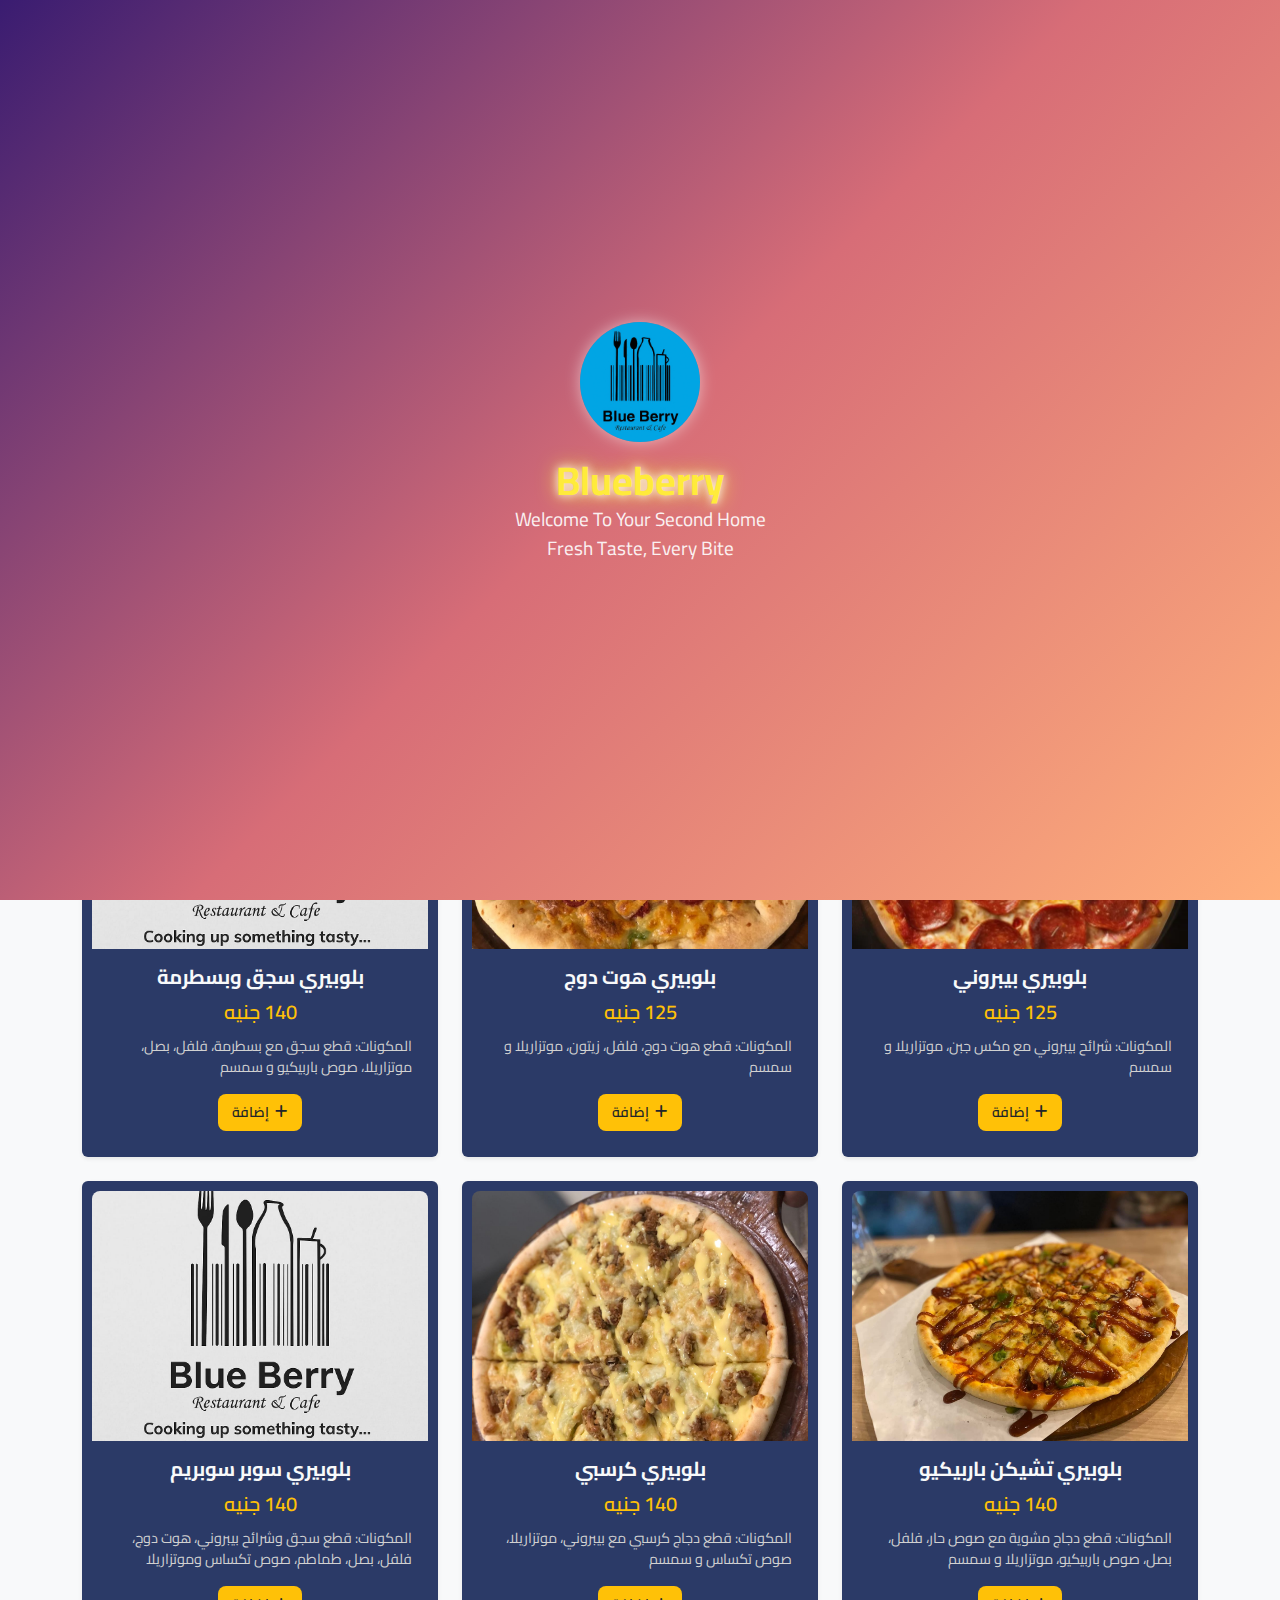
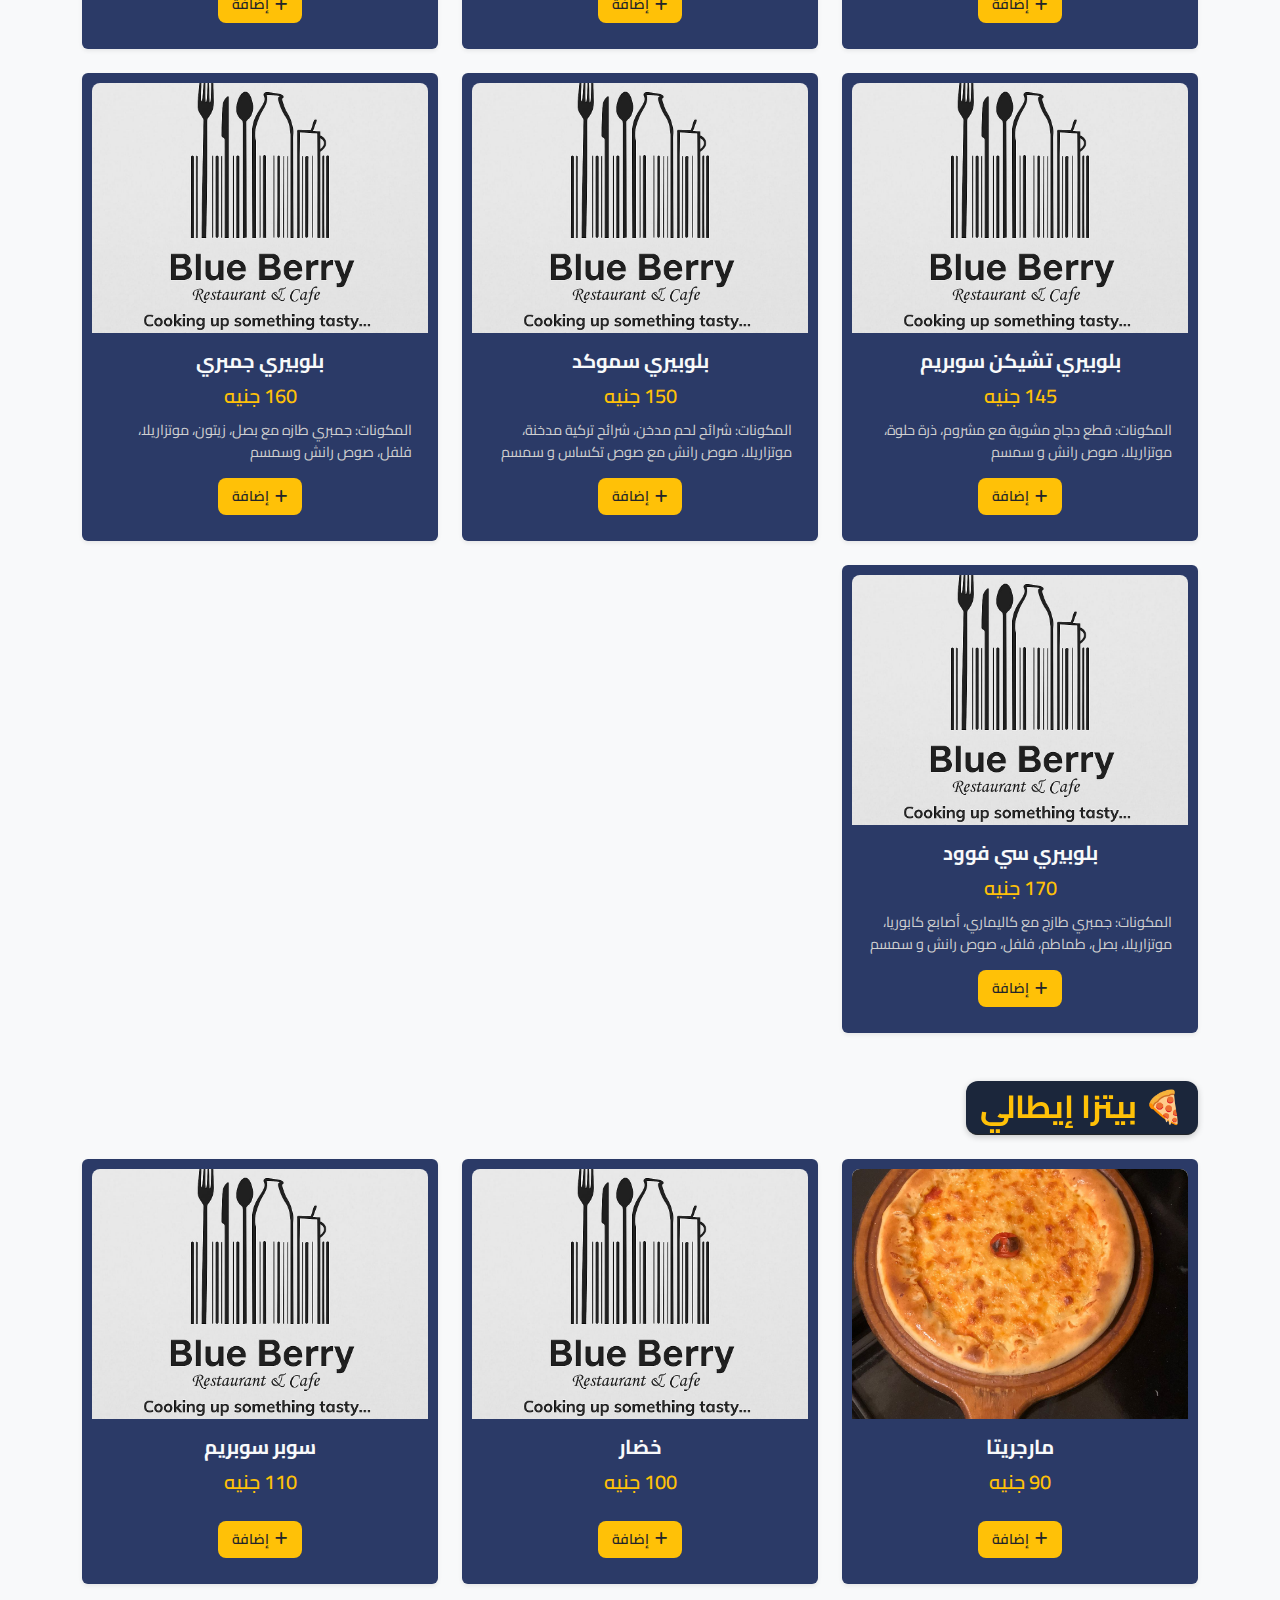
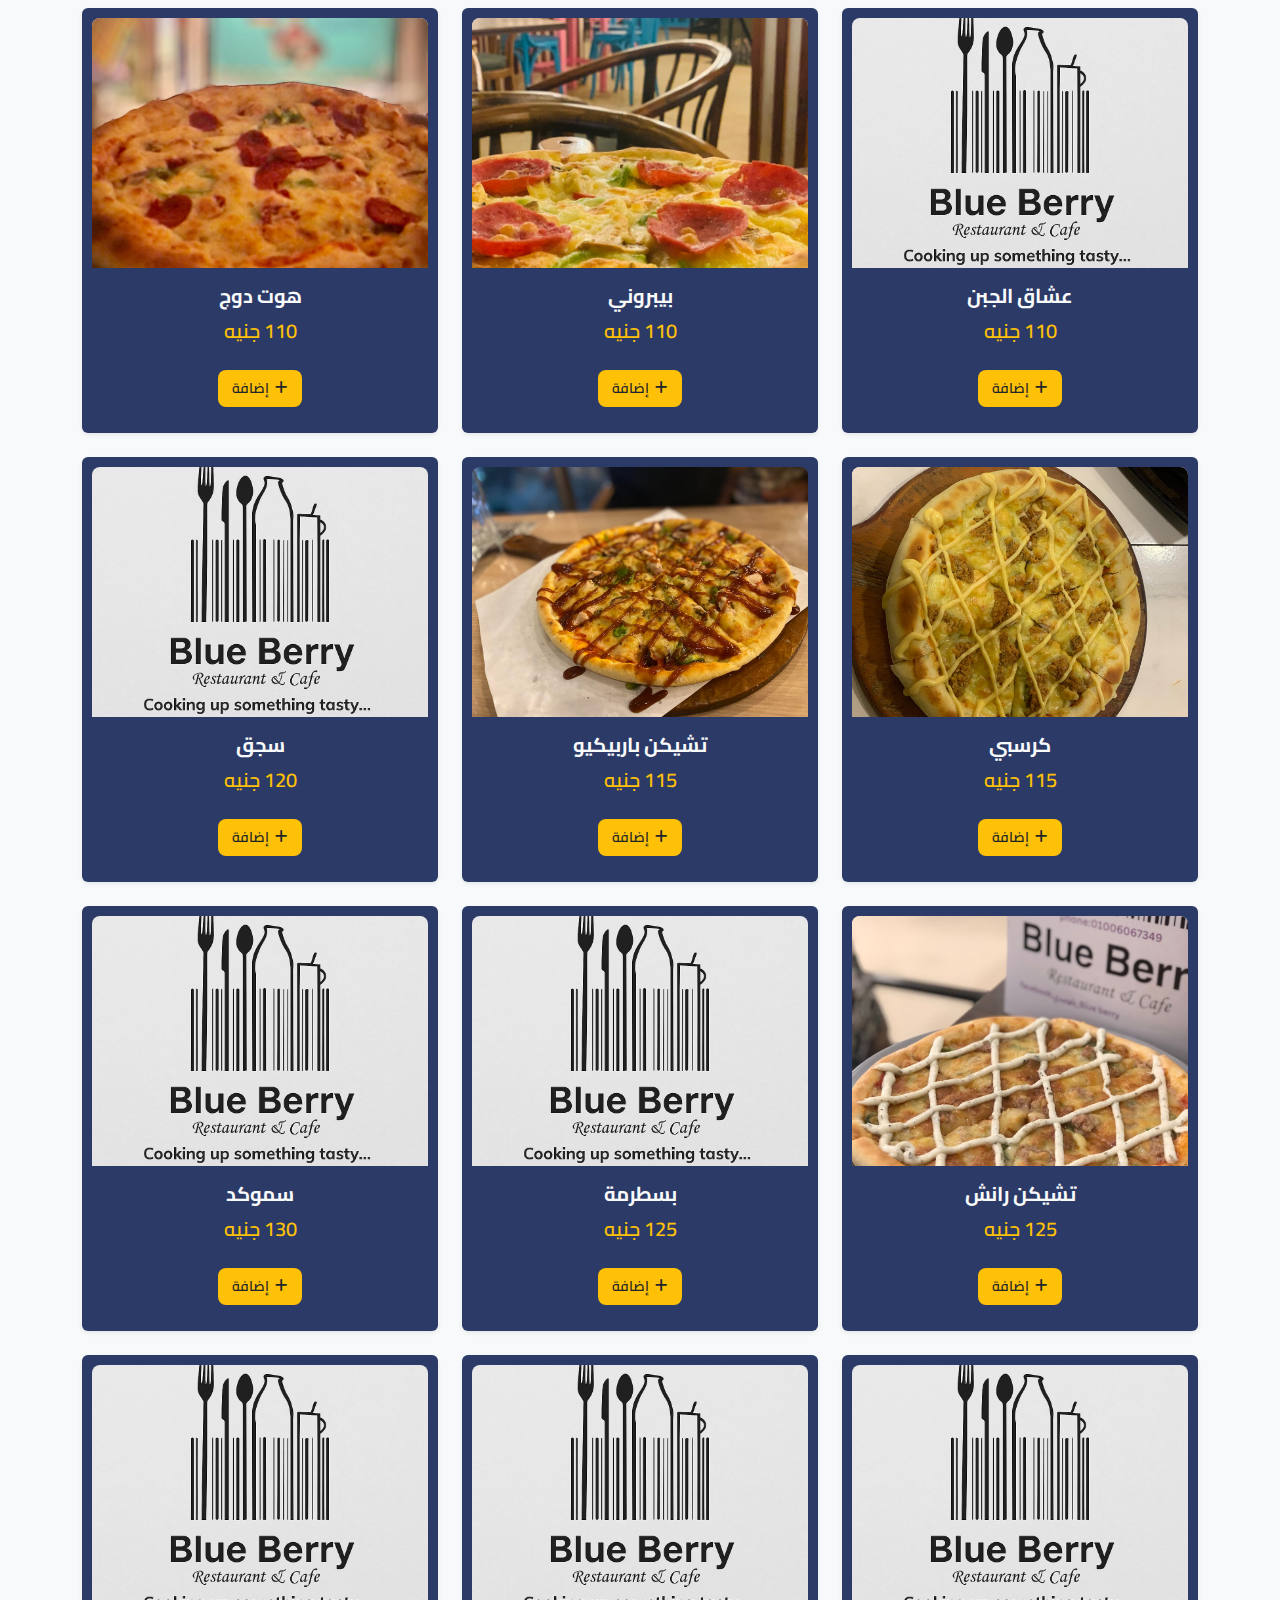
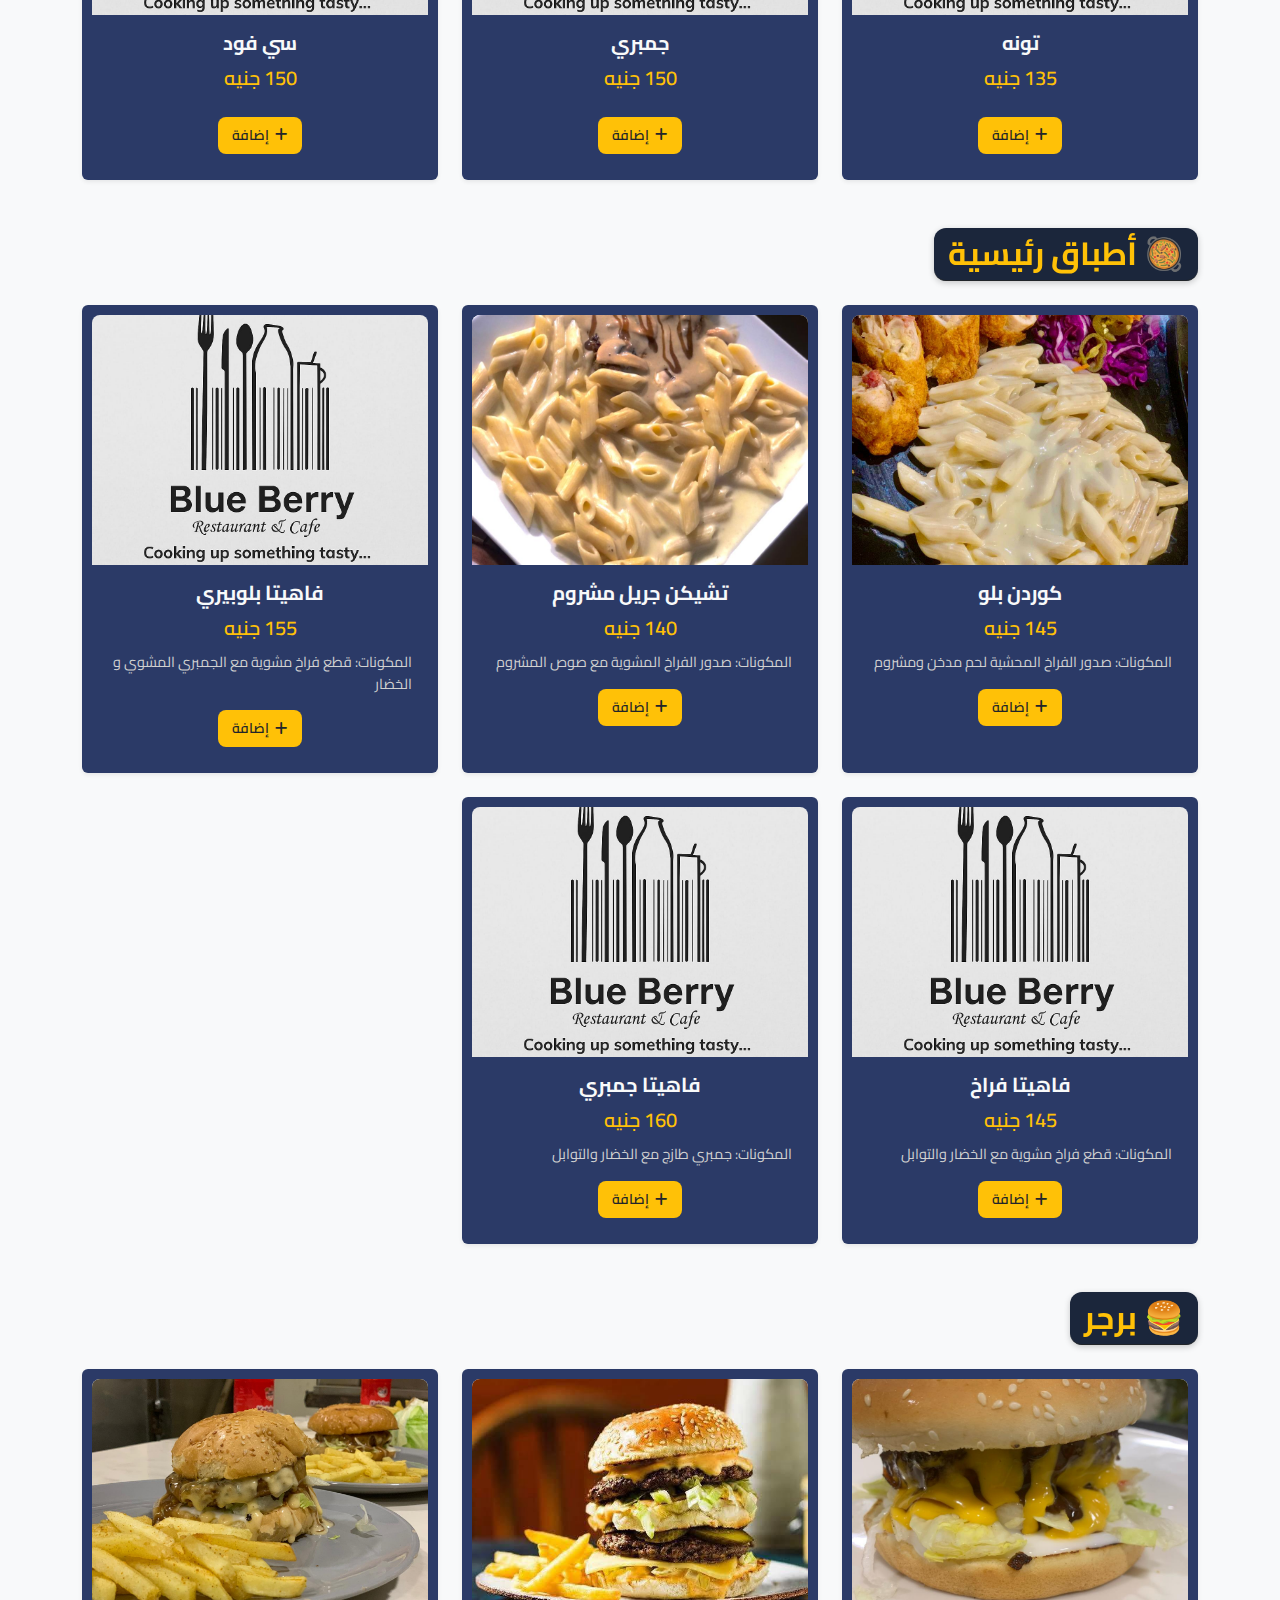
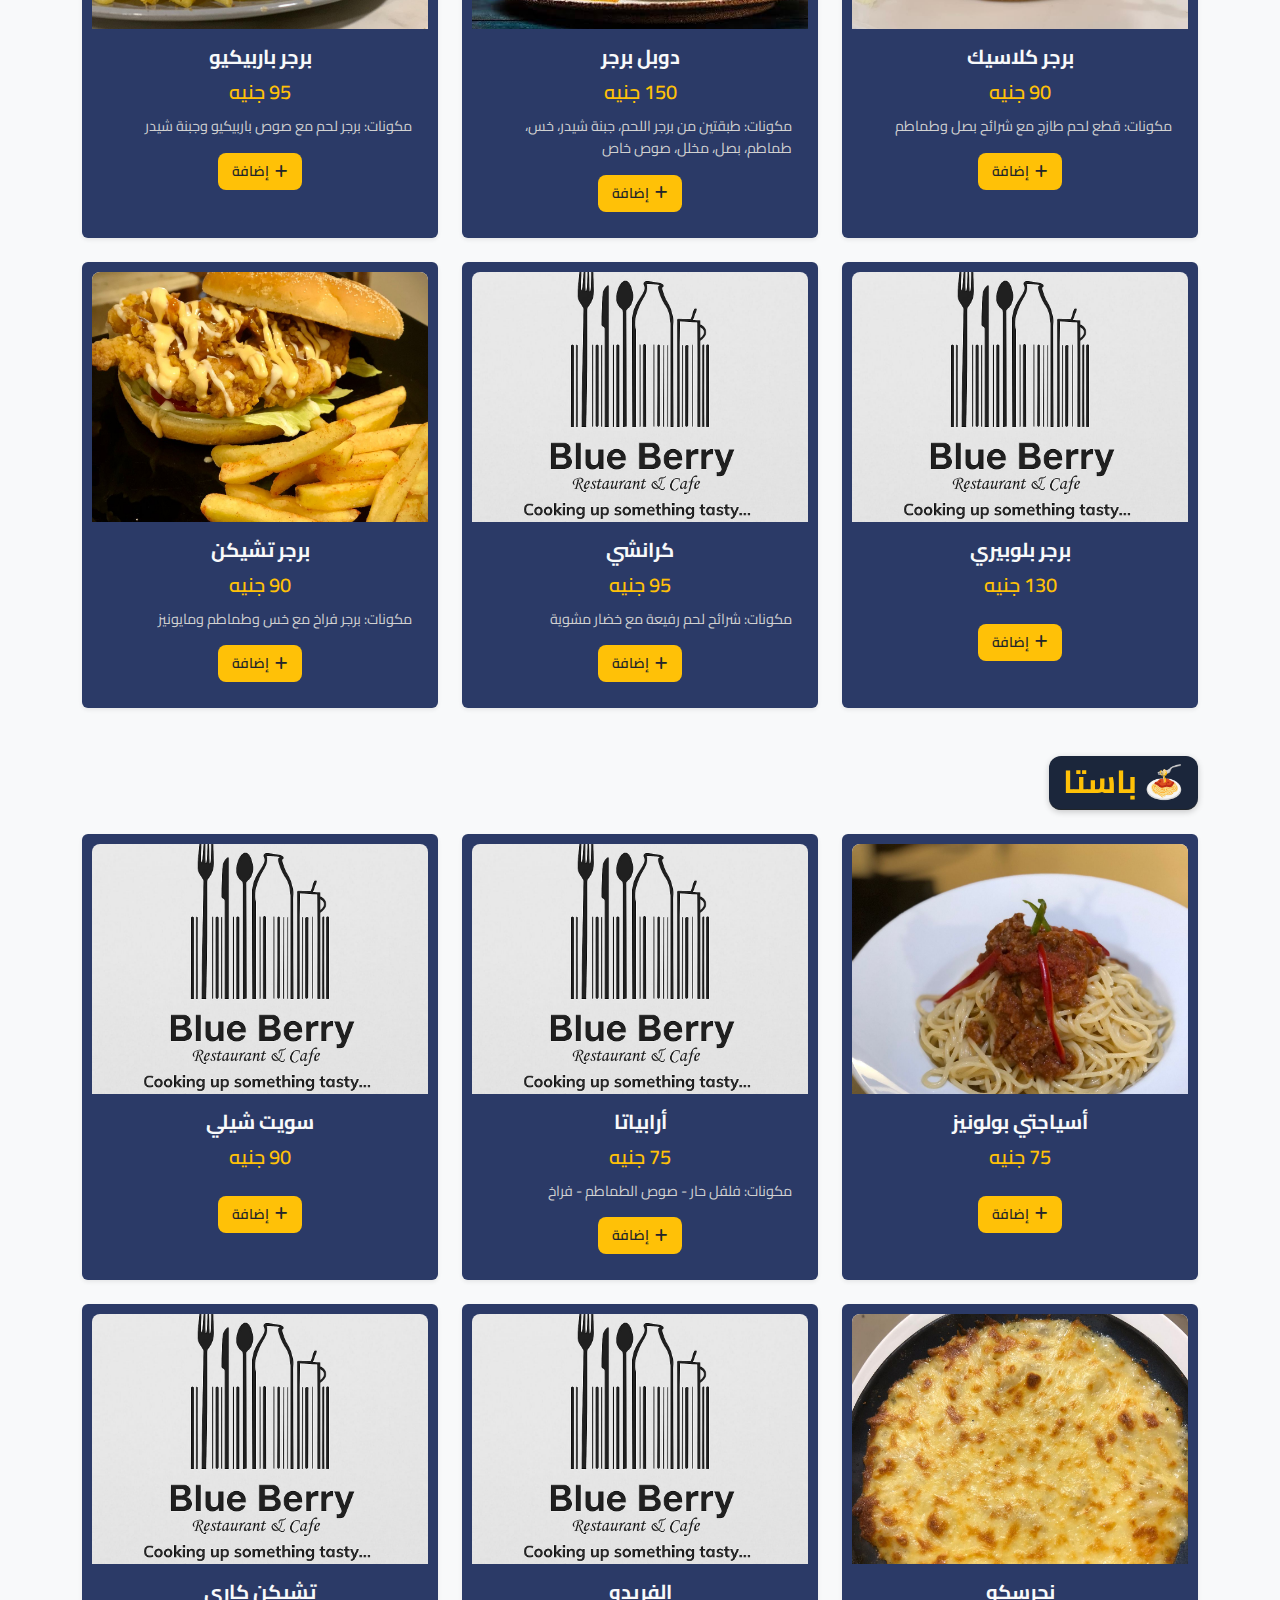
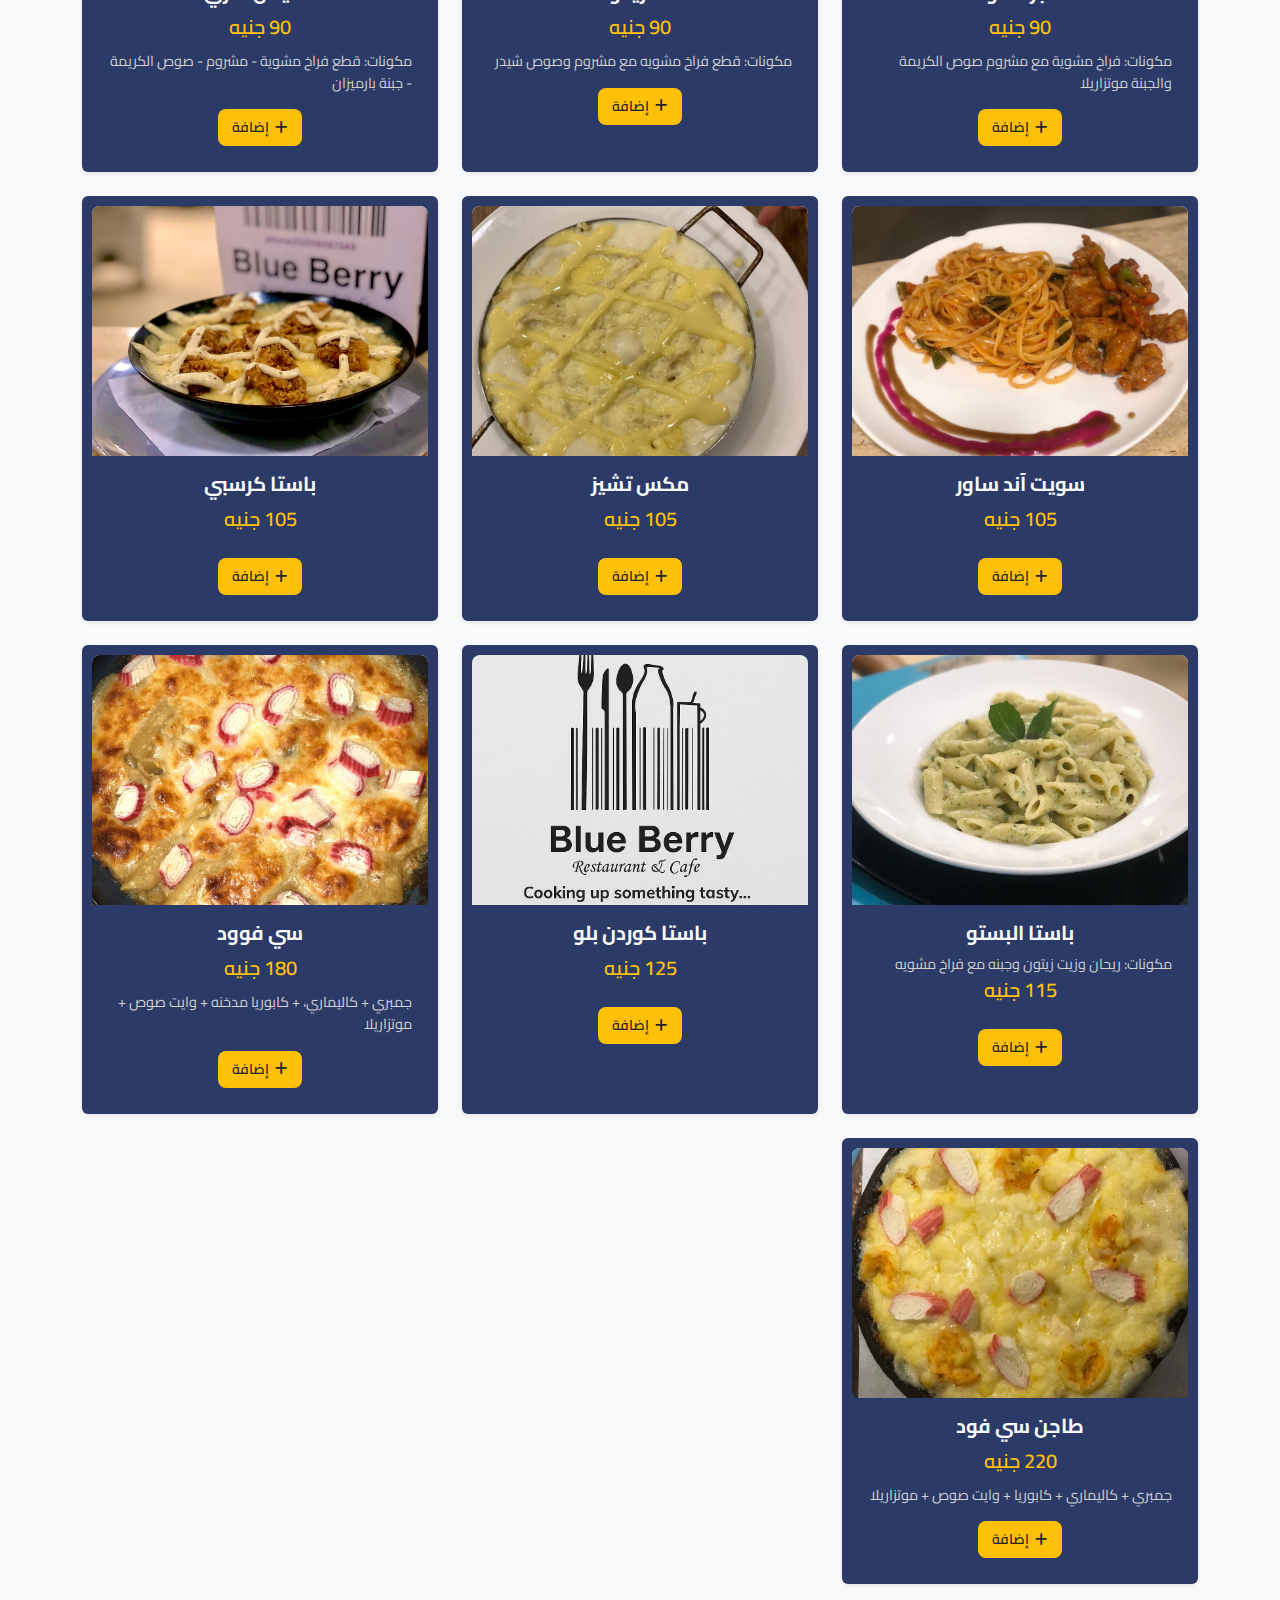
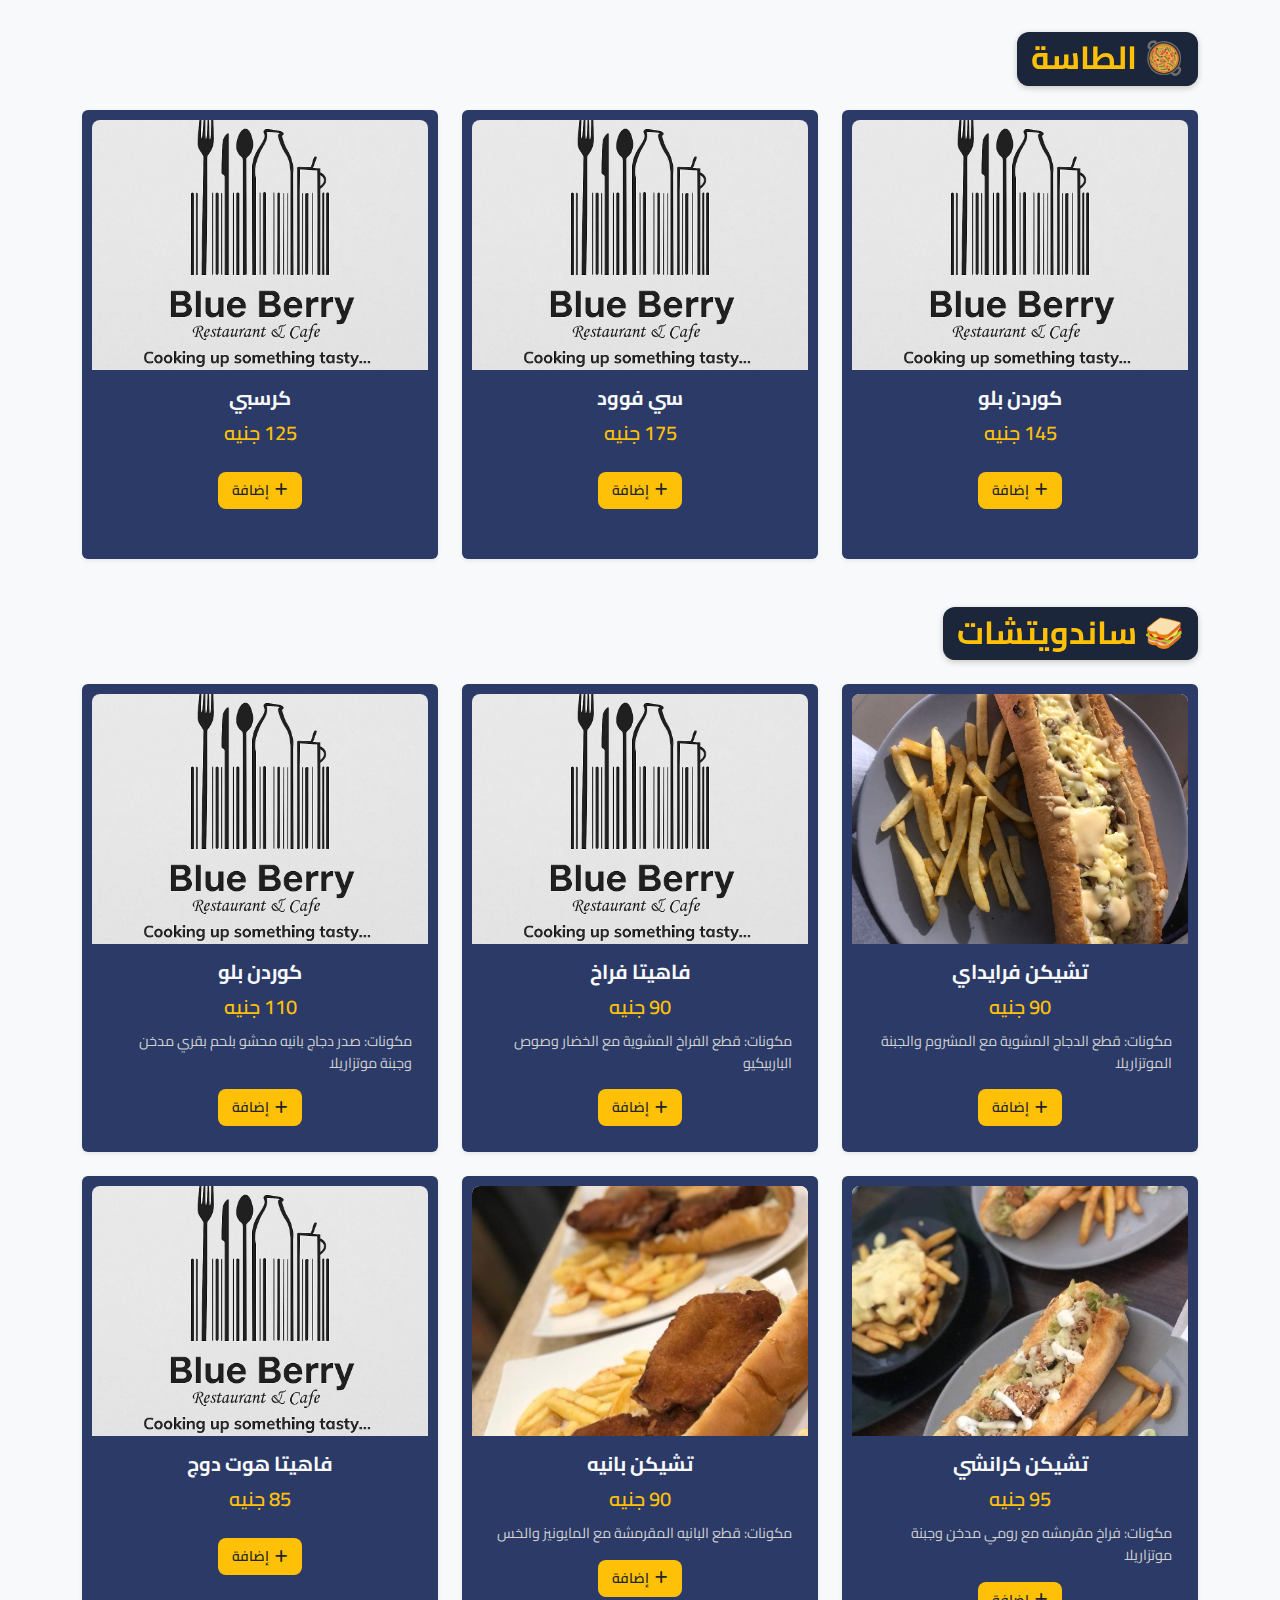
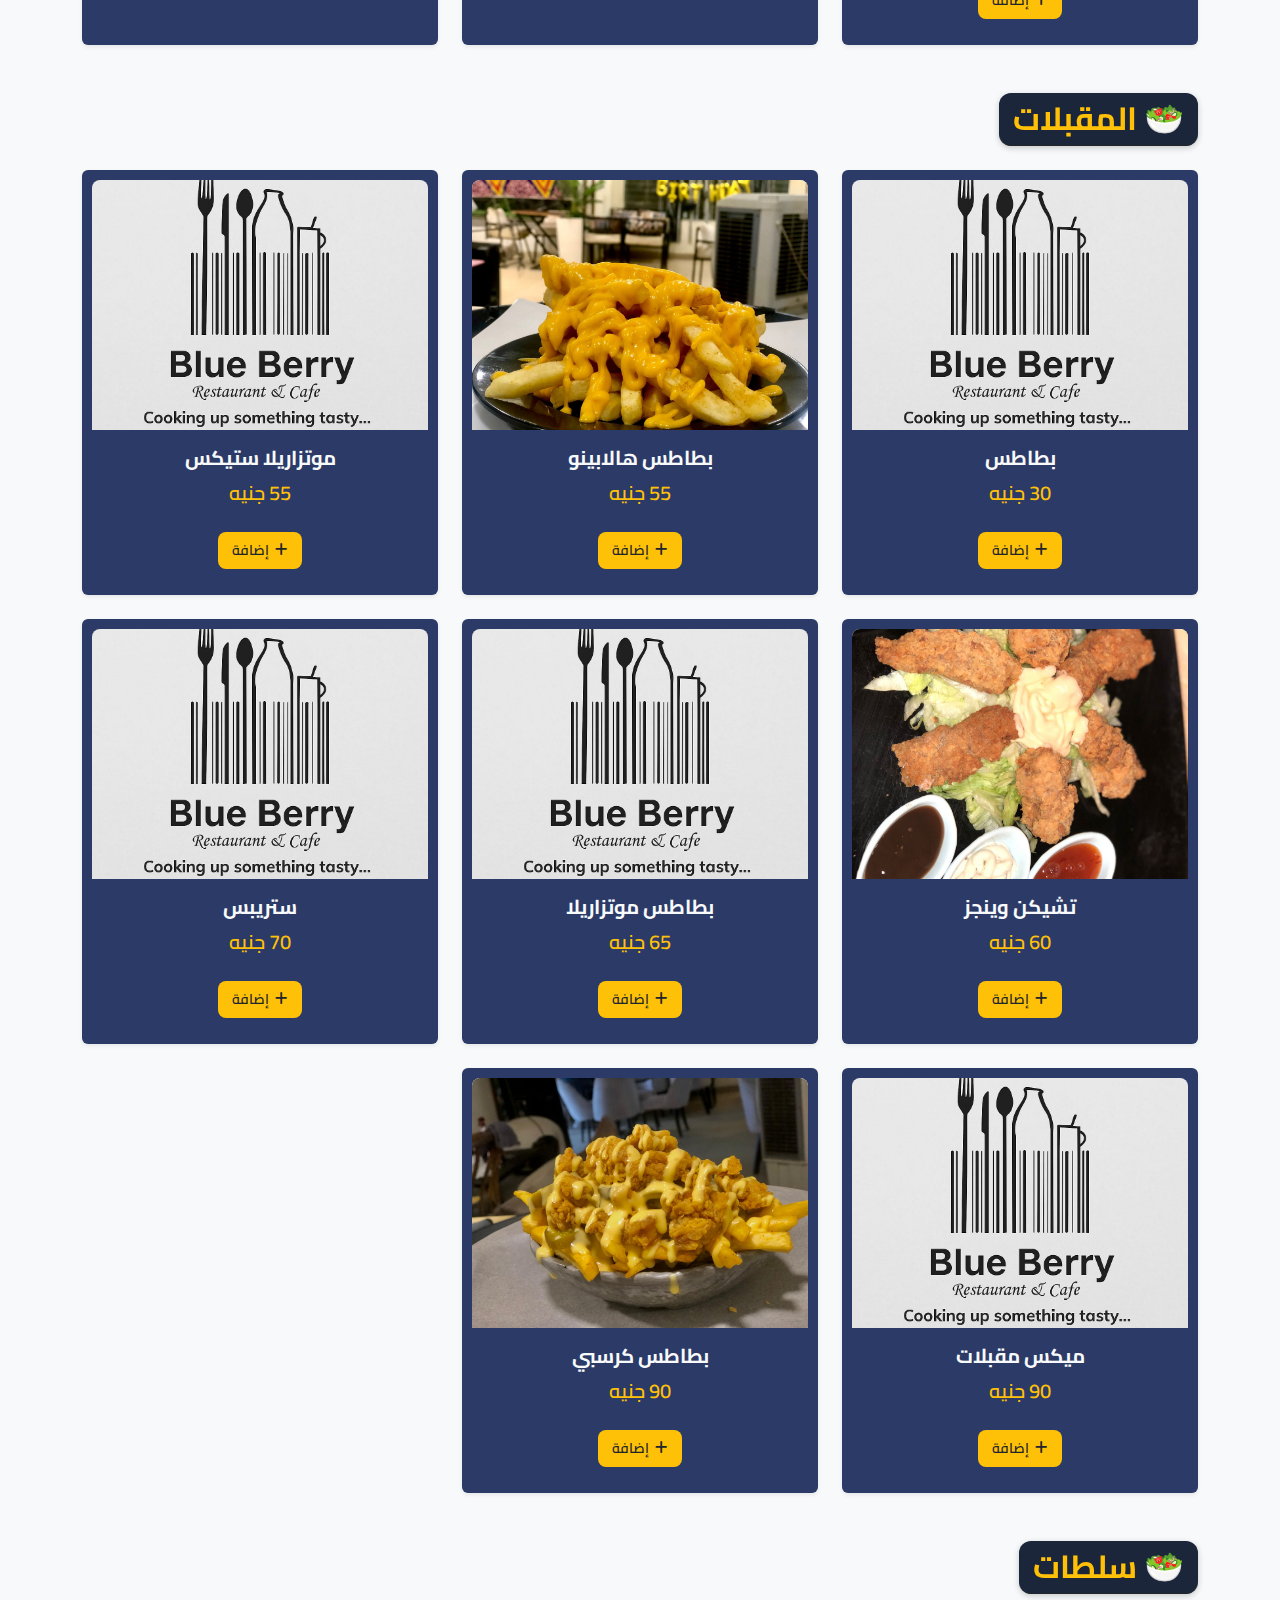
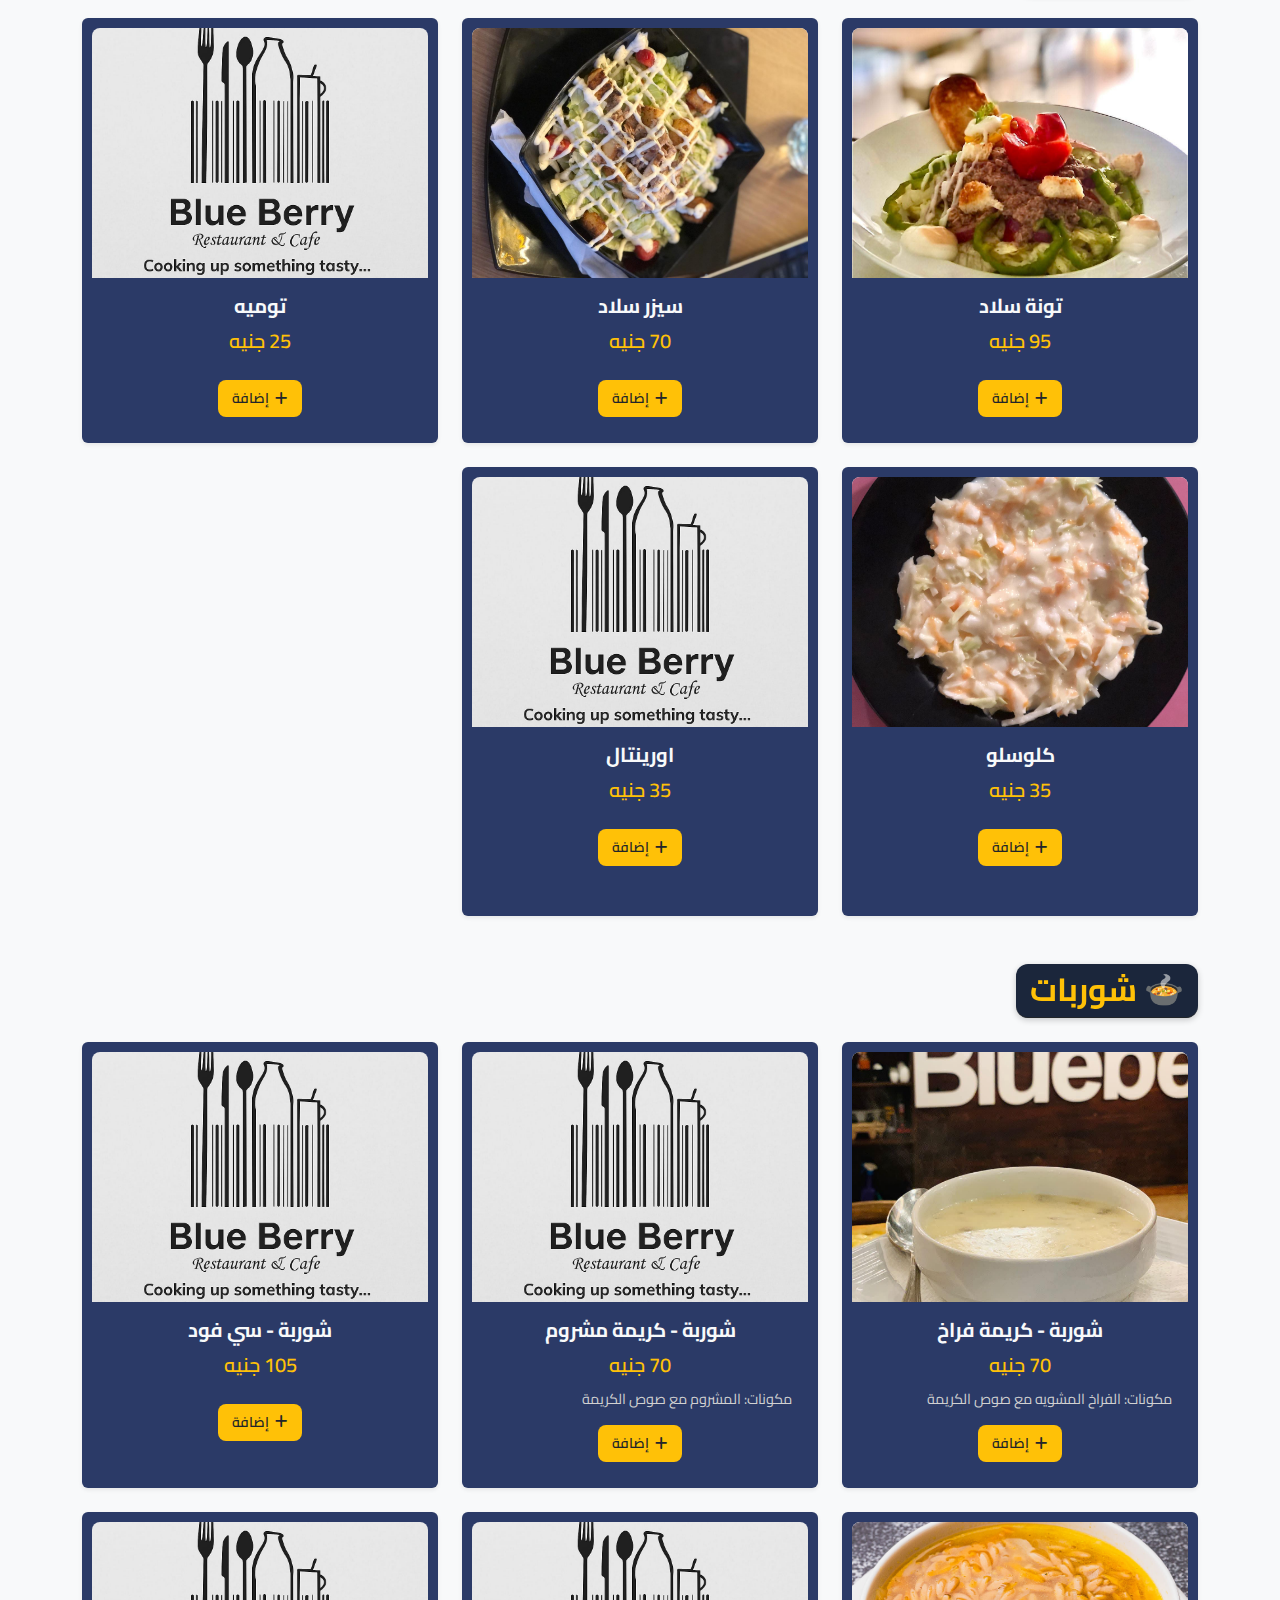
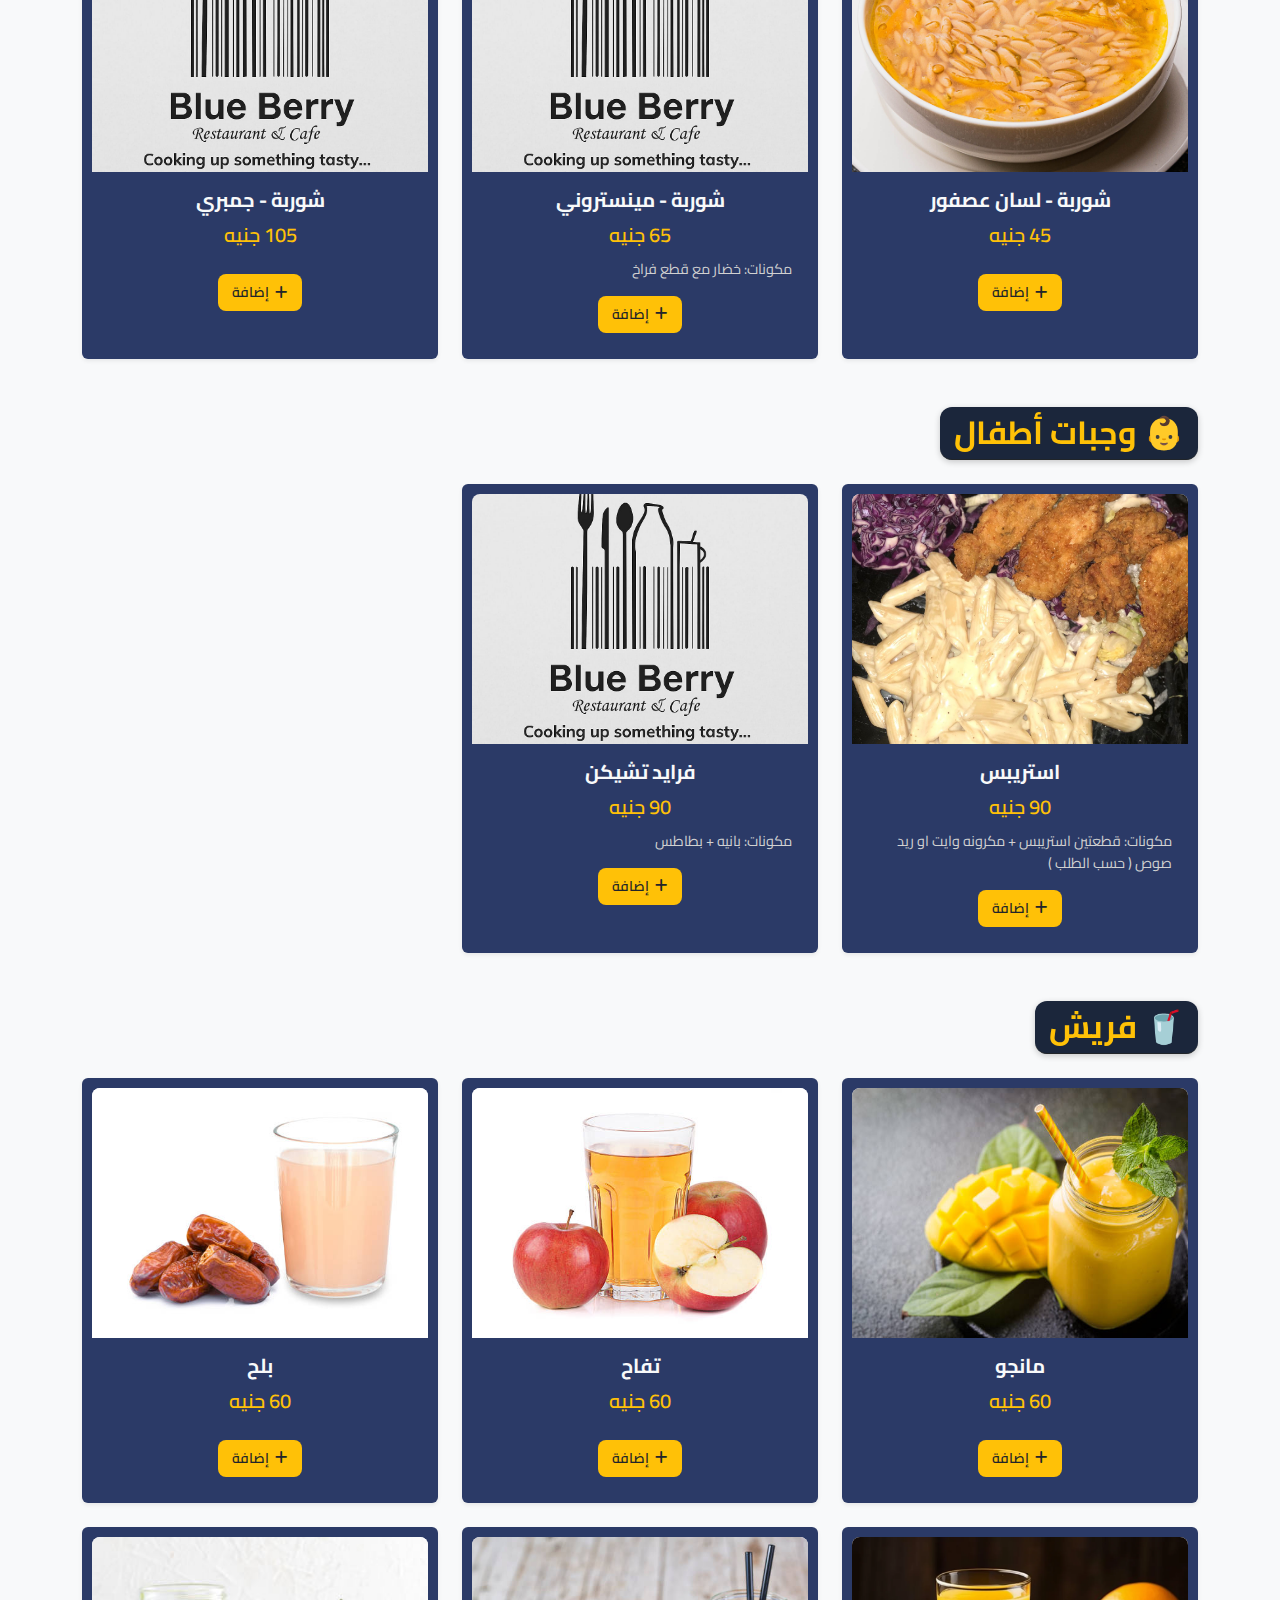
<file: index.html>
<!DOCTYPE html>
<html lang="ar" dir="rtl">

<head>
  <meta charset="UTF-8">
  <meta name="viewport" content="width=device-width, initial-scale=1.0">
  <meta name="google" content="notranslate">
  <link rel="shortcut icon" href="images/487214272_1139355878202047_7481455106585690725_n.jpg" type="image/x-icon">
  <link rel="stylesheet" href="css/bootstrap.min.css">
  <link rel="stylesheet" href="css/style.css">
  <link href="https://fonts.googleapis.com/css2?family=Cairo:wght@400;600;700&display=swap" rel="stylesheet">
  <link rel="stylesheet" href="https://cdnjs.cloudflare.com/ajax/libs/font-awesome/6.4.0/css/all.min.css">
  <title>Blueberry Menu 🫐</title>
</head>

<body>

  <div class="page-transition">
  <!-- Splash Screen -->
  <div id="splash-screen">
    <div class="splash-content">
      <img src="images/487214272_1139355878202047_7481455106585690725_n.jpg" alt="Logo" class="splash-logo">
      <h1 class="splash-title">Blueberry</h1>
      <p class="splash-subtitle m-0">Welcome To Your Second Home</p>
      <p class="splash-subtitle">Fresh Taste, Every Bite</p>
    </div>
  </div>

  <!-- Splash Screen -->
  <!-- <div id="splash-screen">
    <canvas id="fireworks"></canvas>
    <div class="splash-content">
      <img src="images/487214272_1139355878202047_7481455106585690725_n.jpg" alt="Logo" class="splash-logo">
      <h1 class="splash-title">Blueberry</h1>
      <p class="splash-subtitle m-0">Welcome To Your Second Home</p>
      <p class="splash-subtitle">Fresh Taste, Every Bite</p>
      <p class="splash-subtitle celebration">🎉 Happy New Year 2026! 🎉</p>
    </div>
  </div> -->



  <!-- Back To Top -->
  <button id="backToTop" title="رجوع للأعلى">
    <i class="fas fa-arrow-up"></i>
  </button>

  <!-- Floating Payment Icon -->
  <!-- <div class="payment-float" id="openPayment">
    <i class="fa-solid fa-wallet"></i>
  </div>

  <div class="payment-overlay" id="paymentOverlay"></div>

  <div class="payment-popup" id="paymentPopup">
    <button class="payment-close" id="closePayment">
      <i class="fa-solid fa-xmark"></i>
    </button>
    <h4 class="payment-title">طرق الدفع المتاحة</h4>

    <div class="payment-method vodafone" data-number="01006067349">
      <i class="fa-solid fa-mobile-screen"></i>
      <span>Vodafone Cash</span>
    </div>

    <div class="payment-method instapay" data-number="01006067349">
      <i class="fa-solid fa-qrcode"></i>
      <span>InstaPay</span>
    </div>

    <div class="payment-result" id="paymentResult">
      <p>رقم التحويل</p>
      <div class="number-row">
        <span id="paymentNumber">01006067349</span>
        <button id="copyNumber">
          <i class="fa-solid fa-copy"></i>
        </button>
      </div>
      <small id="copyMsg">تم النسخ ✅</small>
    </div>

  </div> -->

  <!-- Floating Payment Button -->
  <div class="payment-float" id="openPayment">
    <i class="fa-solid fa-wallet"></i>
  </div>

  <!-- Overlay -->
  <div class="payment-overlay" id="paymentOverlay"></div>

  <!-- Popup -->
  <div class="payment-popup" id="paymentPopup">
    <button class="close-btn" id="closePayment">
      <i class="fa-solid fa-xmark"></i>
    </button>

    <h3 class="popup-title">طرق الدفع المتاحة</h3>

    <div class="methods">

      <!-- Vodafone Cash -->
      <div class="method vodafone" data-type="vodafone">
        <i class="fa-solid fa-mobile-screen"></i>
        <span>Vodafone Cash</span>
      </div>

      <!-- InstaPay -->
      <div class="method instapay" data-type="instapay">
        <i class="fa-solid fa-qrcode"></i>
        <span>InstaPay</span>
      </div>

    </div>

    <!-- Details Box -->
    <div class="payment-details" id="paymentDetails"></div>

    <!-- Toast -->
    <div class="toast" id="toast">✔ تم النسخ</div>
  </div>




  <nav class="navbar navbar-expand-lg navbar-dark bg-blueberry fixed-top shadow">
    <div class="container">
      <a class="navbar-brand fw-bold text-center fs-3 text-white" href="#">
        🫐 <span style="font-family: 'Cairo', sans-serif; letter-spacing: 1px;">بلوبيري</span>
      </a>

      <!-- NewYearCode -->
      <!-- <a class="navbar-brand fw-bold text-center fs-3 text-white position-relative" href="#">
        🫐
        <span class="brand-text d-inline-block position-relative"
          style="font-family: 'Cairo', sans-serif; letter-spacing: 1px;">
          بلوبيري
          <img src="images/logo/hat.png" alt="Santa Hat" class="santa-hat img-fluid position-absolute">
        </span>
      </a> -->

      <div class="flex-grow-1"></div>

      <div id="cart-icon" class="cart-icon mx-3 position-relative">
        <i class="fas fa-shopping-cart fa-lg"></i>
        <span id="cart-count" class="cart-badge">0</span>
      </div>

      <button class="navbar-toggler" type="button" data-bs-toggle="collapse" data-bs-target="#navbarNav">
        <span class="navbar-toggler-icon"></span>
      </button>

      <div class="collapse navbar-collapse" id="navbarNav">
        <ul class="navbar-nav me-auto">


          <li class="nav-item dropdown d-none d-lg-block">
            <a class="nav-link dropdown-toggle" href="#" id="navbarDropdown" role="button" data-bs-toggle="dropdown">
              الأقسام
            </a>
            <ul class="dropdown-menu" aria-labelledby="navbarDropdown">
              <li><a class="dropdown-item" href="#pizza">بيتزا</a></li>
              <li><a class="dropdown-item" href="#italian-pizza">بيتزا إيطالي</a></li>
              <li><a class="dropdown-item" href="#main-bowls">أطباق رئيسية</a></li>
              <li><a class="dropdown-item" href="#burger">برجر</a></li>
              <li><a class="dropdown-item" href="#pasta">باستا</a></li>
              <li><a class="dropdown-item" href="#pan">طاسه</a></li>
              <li><a class="dropdown-item" href="#sandwiches">ساندويتشات</a></li>
              <!-- <li><a class="dropdown-item" href="#lo2met-blueberry">لقمة بلوبيري</a></li> -->
              <li><a class="dropdown-item" href="#starters">مقبلات</a></li>
              <li><a class="dropdown-item" href="#salads">سلطات</a></li>
              <li><a class="dropdown-item" href="#soups">شوربات</a></li>
              <li><a class="dropdown-item" href="#kids-meal">وجبات أطفال</a></li>
              <li><a class="dropdown-item" href="#fresh">فريش</a></li>
              <li><a class="dropdown-item" href="#cocktails">كوكتيلات</a></li>
              <li><a class="dropdown-item" href="#smoothies">سموذي</a></li>
              <li><a class="dropdown-item" href="#milkshake">ميلك شيك</a></li>
              <li><a class="dropdown-item" href="#soda-cocktails">صودا كوكتيل</a></li>
              <li><a class="dropdown-item" href="#ice-coffee">آيس كوفي</a></li>
              <li><a class="dropdown-item" href="#hot">مشروبات ساخنة</a></li>
              <li><a class="dropdown-item" href="#dessert">ديزيرت</a></li>
            </ul>
          </li>

          <div class="d-lg-none" style="max-height: 70vh; overflow-y: auto;">
            <li class="nav-item"><a class="nav-link" href="#pizza">بيتزا</a></li>
            <li class="nav-item"><a class="nav-link" href="#italian-pizza">بيتزا إيطالي</a></li>
            <li class="nav-item"><a class="nav-link" href="#main-bowls">أطباق رئيسية</a></li>
            <li class="nav-item"><a class="nav-link" href="#burger">برجر</a></li>
            <li class="nav-item"><a class="nav-link" href="#pasta">باستا</a></li>
            <li class="nav-item"><a class="nav-link" href="#pan">طاسه</a></li>
            <li class="nav-item"><a class="nav-link" href="#sandwiches">ساندويتشات</a></li>
            <!-- <li class="nav-item"><a class="nav-link" href="#lo2met-blueberry">لقمة بلوبيري</a></li> -->
            <li class="nav-item"><a class="nav-link" href="#starters">مقبلات</a></li>
            <li class="nav-item"><a class="nav-link" href="#salads">سلطات</a></li>
            <li class="nav-item"><a class="nav-link" href="#soups">شوربات</a></li>
            <li class="nav-item"><a class="nav-link" href="#kids-meal">وجبات أطفال</a></li>
            <li class="nav-item"><a class="nav-link" href="#fresh">فريش</a></li>
            <li class="nav-item"><a class="nav-link" href="#cocktails">كوكتيلات</a></li>
            <li class="nav-item"><a class="nav-link" href="#smoothies">سموذي</a></li>
            <li class="nav-item"><a class="nav-link" href="#milkshake">ميلك شيك</a></li>
            <li class="nav-item"><a class="nav-link" href="#soda-cocktails">صودا كوكتيل</a></li>
            <li class="nav-item"><a class="nav-link" href="#ice-coffee">آيس كوفي</a></li>
            <li class="nav-item"><a class="nav-link" href="#hot">مشروبات ساخنة</a></li>
            <li class="nav-item"><a class="nav-link" href="#dessert">ديزيرت</a></li>
          </div>
        </ul>

      </div>

    </div>
  </nav>

  <!-- Ramadan Menu -->
  <a href="ramadan-menu.html" class="ramadan-btn text-decoration-none">

    <div class="ramadan-bg"></div>

    <div class="ramadan-content text-center" dir="rtl">

      <h6 class="ramadan-subtitle mb-2">
        <i class="fa-solid fa-moon ms-1"></i>
        لِمة رمضان أحلى في بلوبيري
      </h6>

      <h3 class="ramadan-title">
        شوف منيو رمضان
        <i class="fa-solid fa-lantern ms-2"></i>
      </h3>

    </div>



  </a>
  <!-- Ramadan Menu -->


  <!-- Birthday Decor Slider -->
  <div class="container mt-4">
    <h2 class="text-center text-primary mb-2">Celebrate Your Special Day</h2>
    <p class="text-center text-secondary mb-4" style="font-weight: 500; font-size: 1.2rem;">
      🎈✨ اختار ديكور عيد ميلادك 🎉🎁
    </p>



    <div id="birthdayCarousel" class="carousel slide" data-bs-ride="carousel">
      <div class="carousel-inner">
        <!-- الصور: أضف أي عدد من الصور هنا -->
        <div class="carousel-item active">
          <img src="images/HBD/1.jpeg" class="d-block w-100" alt="Decor 1">
        </div>
        <div class="carousel-item">
          <img src="images/HBD/2.jpeg" class="d-block w-100" alt="Decor 2">
        </div>
        <div class="carousel-item">
          <img src="images/HBD/3.jpeg" class="d-block w-100" alt="Decor 3">
        </div>
        <!-- ممكن تضيف صور جديدة هنا -->
      </div>

      <!-- Controls -->
      <button class="carousel-control-prev" type="button" data-bs-target="#birthdayCarousel" data-bs-slide="prev">
        <span class="carousel-control-prev-icon" aria-hidden="true"></span>
        <span class="visually-hidden">Previous</span>
      </button>
      <button class="carousel-control-next" type="button" data-bs-target="#birthdayCarousel" data-bs-slide="next">
        <span class="carousel-control-next-icon" aria-hidden="true"></span>
        <span class="visually-hidden">Next</span>
      </button>

      <!-- Indicators -->
      <div class="carousel-indicators">
        <button type="button" data-bs-target="#birthdayCarousel" data-bs-slide-to="0" class="active" aria-current="true"
          aria-label="Slide 1"></button>
        <button type="button" data-bs-target="#birthdayCarousel" data-bs-slide-to="1" aria-label="Slide 2"></button>
        <button type="button" data-bs-target="#birthdayCarousel" data-bs-slide-to="2" aria-label="Slide 3"></button>
        <!-- أضف مؤشرات أكثر حسب عدد الصور -->
      </div>
    </div>
  </div>




  <main class="container mt-3 pt-3">
    <section id="pizza" class="mb-5">
      <h2 class="mb-4 border-bottom border-dark pb-2 section-title">🍕 بيتزا بلوبيري</h2>
      <div class="row g-4">

        <!-- 125 جنيه -->
        <div class="col-md-4">
          <div class="card product-card h-100 shadow-sm border-0 bg-blueberry text-light">
            <img src="images/Products/بيبروني.jpg.webp" class="card-img-top" alt="بيتزا بلوبيري بيبروني">
            <div class="card-body">
              <h5 class="card-title fw-bold text-center mb-2" style="color: #f8f9fa;">بلوبيري بيبروني</h5>
              <p class="card-text fw-semibold fs-5 mb-2 text-center" style="color: #ffc107;">125 جنيه</p>
              <p class="card-text mb-0" style="color: #d1d1d1; font-size: 0.9rem;">
                المكونات: شرائح بيبروني مع مكس جبن، موتزاريلا و سمسم
              </p>
              <div class="d-flex justify-content-center align-items-center">
                <button class="btn-add-to-cart mt-3" data-id="1.1" data-name="بلوبيري بيبروني" data-price="125">
                  <i class="fas fa-plus"></i> إضافة
                </button>
              </div>
            </div>
          </div>
        </div>

        <div class="col-md-4">
          <div class="card product-card h-100 shadow-sm border-0 bg-blueberry text-light">
            <img src="images/Products/هوت دوج.jpg" class="card-img-top" alt="بيتزا بلوبيري هوت دوج">
            <div class="card-body">
              <h5 class="card-title fw-bold text-center mb-2" style="color: #f8f9fa;">بلوبيري هوت دوج</h5>
              <p class="card-text fw-semibold fs-5 mb-2 text-center" style="color: #ffc107;">125 جنيه</p>
              <p class="card-text mb-0" style="color: #d1d1d1; font-size: 0.9rem;">
                المكونات: قطع هوت دوج، فلفل، زيتون، موتزاريلا و سمسم
              </p>
              <div class="d-flex justify-content-center align-items-center">
                <button class="btn-add-to-cart mt-3" data-id="1.4" data-name="بلوبيري هوت دوج" data-price="125">
                  <i class="fas fa-plus"></i> إضافة
                </button>
              </div>
            </div>
          </div>
        </div>

        <!-- 140 جنيه -->
        <div class="col-md-4">
          <div class="card product-card h-100 shadow-sm border-0 bg-blueberry text-light">
            <img src="images/not_found.jpg" class="card-img-top" alt="بيتزا بلوبيري سجق وبسطرمة">
            <div class="card-body">
              <h5 class="card-title fw-bold text-center mb-2" style="color: #f8f9fa;">بلوبيري سجق وبسطرمة</h5>
              <p class="card-text fw-semibold fs-5 mb-2 text-center" style="color: #ffc107;">140 جنيه</p>
              <p class="card-text mb-0" style="color: #d1d1d1; font-size: 0.9rem;">
                المكونات: قطع سجق مع بسطرمة، فلفل، بصل، موتزاريلا، صوص باربيكيو و سمسم
              </p>
              <div class="d-flex justify-content-center align-items-center">
                <button class="btn-add-to-cart mt-3" data-id="1.2" data-name="بلوبيري سجق وبسطرمة" data-price="140">
                  <i class="fas fa-plus"></i> إضافة
                </button>
              </div>
            </div>
          </div>
        </div>

        <div class="col-md-4">
          <div class="card product-card h-100 shadow-sm border-0 bg-blueberry text-light">
            <img src="images/Products/تشيكين باربيكيو.jpg" class="card-img-top" alt="بيتزا بلوبيري تشيكن باربيكيو">
            <div class="card-body">
              <h5 class="card-title fw-bold text-center mb-2" style="color: #f8f9fa;">بلوبيري تشيكن باربيكيو</h5>
              <p class="card-text fw-semibold fs-5 mb-2 text-center" style="color: #ffc107;">140 جنيه</p>
              <p class="card-text mb-0" style="color: #d1d1d1; font-size: 0.9rem;">
                المكونات: قطع دجاج مشوية مع صوص حار، فلفل، بصل، صوص باربيكيو، موتزاريلا و سمسم
              </p>
              <div class="d-flex justify-content-center align-items-center">
                <button class="btn-add-to-cart mt-3" data-id="1.5" data-name="بلوبيري تشيكن باربيكيو" data-price="140">
                  <i class="fas fa-plus"></i> إضافة
                </button>
              </div>
            </div>
          </div>
        </div>

        <div class="col-md-4">
          <div class="card product-card h-100 shadow-sm border-0 bg-blueberry text-light">
            <img src="images/Products/بلوبيري كرسبي.jpeg" class="card-img-top" alt="بيتزا بلوبيري كرسبي">
            <div class="card-body">
              <h5 class="card-title fw-bold text-center mb-2" style="color: #f8f9fa;">بلوبيري كرسبي</h5>
              <p class="card-text fw-semibold fs-5 mb-2 text-center" style="color: #ffc107;">140 جنيه</p>
              <p class="card-text mb-0" style="color: #d1d1d1; font-size: 0.9rem;">
                المكونات: قطع دجاج كرسبي مع بيبروني، موتزاريلا، صوص تكساس و سمسم
              </p>
              <div class="d-flex justify-content-center align-items-center">
                <button class="btn-add-to-cart mt-3" data-id="1.6" data-name="بلوبيري كرسبي" data-price="140">
                  <i class="fas fa-plus"></i> إضافة
                </button>
              </div>
            </div>
          </div>
        </div>

        <div class="col-md-4">
          <div class="card product-card h-100 shadow-sm border-0 bg-blueberry text-light">
            <img src="images/not_found.jpg" class="card-img-top" alt="بيتزا بلوبيري سوبرسوبريم">
            <div class="card-body">
              <h5 class="card-title fw-bold text-center mb-2" style="color: #f8f9fa;">بلوبيري سوبر سوبريم</h5>
              <p class="card-text fw-semibold fs-5 mb-2 text-center" style="color: #ffc107;">140 جنيه</p>
              <p class="card-text mb-0" style="color: #d1d1d1; font-size: 0.9rem;">
                المكونات: قطع سجق وشرائح بيبروني، هوت دوج، فلفل، بصل، طماطم، صوص تكساس وموتزاريلا
              </p>
              <div class="d-flex justify-content-center align-items-center">
                <button class="btn-add-to-cart mt-3" data-id="1.7" data-name="بلوبيري سوبر سوبريم" data-price="140">
                  <i class="fas fa-plus"></i> إضافة
                </button>
              </div>
            </div>
          </div>
        </div>

        <!-- 145 جنيه -->
        <div class="col-md-4">
          <div class="card product-card h-100 shadow-sm border-0 bg-blueberry text-light">
            <img src="images/not_found.jpg" class="card-img-top" alt="بيتزا بلوبيري تشيكن سوبريم">
            <div class="card-body">
              <h5 class="card-title fw-bold text-center mb-2" style="color: #f8f9fa;">بلوبيري تشيكن سوبريم</h5>
              <p class="card-text fw-semibold fs-5 mb-2 text-center" style="color: #ffc107;">145 جنيه</p>
              <p class="card-text mb-0" style="color: #d1d1d1; font-size: 0.9rem;">
                المكونات: قطع دجاج مشوية مع مشروم، ذرة حلوة، موتزاريلا، صوص رانش و سمسم
              </p>
              <div class="d-flex justify-content-center align-items-center">
                <button class="btn-add-to-cart mt-3" data-id="1.10" data-name="بلوبيري تشيكن سوبريم" data-price="145">
                  <i class="fas fa-plus"></i> إضافة
                </button>
              </div>
            </div>
          </div>
        </div>

        <!-- 150 جنيه -->
        <div class="col-md-4">
          <div class="card product-card h-100 shadow-sm border-0 bg-blueberry text-light">
            <img src="images/not_found.jpg" class="card-img-top" alt="بيتزا بلوبيري مدخنة">
            <div class="card-body">
              <h5 class="card-title fw-bold text-center mb-2" style="color: #f8f9fa;">بلوبيري سموكد</h5>
              <p class="card-text fw-semibold fs-5 mb-2 text-center" style="color: #ffc107;">150 جنيه</p>
              <p class="card-text mb-0" style="color: #d1d1d1; font-size: 0.9rem;">
                المكونات: شرائح لحم مدخن، شرائح تركية مدخنة، موتزاريلا، صوص رانش مع صوص تكساس و سمسم
              </p>
              <div class="d-flex justify-content-center align-items-center">
                <button class="btn-add-to-cart mt-3" data-id="1.8" data-name="بلوبيري سموكد" data-price="150">
                  <i class="fas fa-plus"></i> إضافة
                </button>
              </div>
            </div>
          </div>
        </div>

        <!-- 160 جنيه -->
        <div class="col-md-4">
          <div class="card product-card h-100 shadow-sm border-0 bg-blueberry text-light">
            <img src="images/not_found.jpg" class="card-img-top" alt="بيتزا بلوبيري جمبري">
            <div class="card-body">
              <h5 class="card-title fw-bold text-center mb-2" style="color: #f8f9fa;">بلوبيري جمبري</h5>
              <p class="card-text fw-semibold fs-5 mb-2 text-center" style="color: #ffc107;">160 جنيه</p>
              <p class="card-text mb-0" style="color: #d1d1d1; font-size: 0.9rem;">
                المكونات: جمبري طازه مع بصل، زيتون، موتزاريلا، فلفل، صوص رانش وسمسم
              </p>
              <div class="d-flex justify-content-center align-items-center">
                <button class="btn-add-to-cart mt-3" data-id="1.9" data-name="بلوبيري جمبري" data-price="160">
                  <i class="fas fa-plus"></i> إضافة
                </button>
              </div>
            </div>
          </div>
        </div>

        <!-- 170 جنيه -->
        <div class="col-md-4">
          <div class="card product-card h-100 shadow-sm border-0 bg-blueberry text-light">
            <img src="images/not_found.jpg" class="card-img-top" alt="بيتزا بلوبيري سي فوود">
            <div class="card-body">
              <h5 class="card-title fw-bold text-center mb-2" style="color: #f8f9fa;">بلوبيري سي فوود</h5>
              <p class="card-text fw-semibold fs-5 mb-2 text-center" style="color: #ffc107;">170 جنيه</p>
              <p class="card-text mb-0" style="color: #d1d1d1; font-size: 0.9rem;">
                المكونات: جمبري طازج مع كاليماري، أصابع كابوريا، موتزاريلا، بصل، طماطم، فلفل، صوص رانش و سمسم
              </p>
              <div class="d-flex justify-content-center align-items-center">
                <button class="btn-add-to-cart mt-3" data-id="1.3" data-name="بلوبيري سي فوود" data-price="170">
                  <i class="fas fa-plus"></i> إضافة
                </button>
              </div>
            </div>
          </div>
        </div>

      </div>
    </section>


    <section id="italian-pizza" class="mb-5">
      <h2 class="mb-4 border-bottom border-dark pb-2 section-title">🍕 بيتزا إيطالي</h2>
      <div class="row g-4">

        <div class="col-md-4">
          <div class="card product-card h-100 shadow-sm border-0 bg-blueberry text-light">
            <img src="images/Products/مارجيتا.jpg" class="card-img-top" alt="مارجريتا">
            <div class="card-body">
              <h5 class="card-title fw-bold text-center mb-2" style="color: #f8f9fa;">مارجريتا</h5>
              <p class="card-text fw-semibold fs-5 mb-2 text-center" style="color: #ffc107;">90 جنيه</p>
              <div class="d-flex justify-content-center align-items-center">
                <button class="btn btn-success  mt-3 btn-add-to-cart" data-id="2.7" data-name="مارجريتا"
                  data-price="90">
                  <i class="fas fa-plus"></i> إضافة
                </button>
              </div>
            </div>
          </div>
        </div>

        <div class="col-md-4">
          <div class="card product-card h-100 shadow-sm border-0 bg-blueberry text-light">
            <img src="images/not_found.jpg" class="card-img-top" alt="خضار">
            <div class="card-body">
              <h5 class="card-title fw-bold text-center mb-2" style="color: #f8f9fa;">خضار</h5>
              <p class="card-text fw-semibold fs-5 mb-2 text-center" style="color: #ffc107;">100 جنيه</p>
              <div class="d-flex justify-content-center align-items-center">
                <button class="btn btn-success  mt-3 btn-add-to-cart" data-id="2.8" data-name="خضار" data-price="100">
                  <i class="fas fa-plus"></i> إضافة
                </button>
              </div>
            </div>
          </div>
        </div>

        <div class="col-md-4">
          <div class="card product-card h-100 shadow-sm border-0 bg-blueberry text-light">
            <img src="images/not_found.jpg" class="card-img-top" alt="سوبر سوبريم">
            <div class="card-body">
              <h5 class="card-title fw-bold text-center mb-2" style="color: #f8f9fa;">سوبر سوبريم</h5>
              <p class="card-text fw-semibold fs-5 mb-2 text-center" style="color: #ffc107;">110 جنيه</p>
              <div class="d-flex justify-content-center align-items-center">
                <button class="btn btn-success  mt-3 btn-add-to-cart" data-id="2.2" data-name="سوبر سوبريم"
                  data-price="110">
                  <i class="fas fa-plus"></i> إضافة
                </button>
              </div>
            </div>
          </div>
        </div>

        <div class="col-md-4">
          <div class="card product-card h-100 shadow-sm border-0 bg-blueberry text-light">
            <img src="images/not_found.jpg" class="card-img-top" alt="عشاق الجبن">
            <div class="card-body">
              <h5 class="card-title fw-bold text-center mb-2" style="color: #f8f9fa;">عشاق الجبن</h5>
              <p class="card-text fw-semibold fs-5 mb-2 text-center" style="color: #ffc107;">110 جنيه</p>
              <div class="d-flex justify-content-center align-items-center">
                <button class="btn btn-success  mt-3 btn-add-to-cart" data-id="2.9" data-name="عشاق الجبن"
                  data-price="110">
                  <i class="fas fa-plus"></i> إضافة
                </button>
              </div>
            </div>
          </div>
        </div>

        <div class="col-md-4">
          <div class="card product-card h-100 shadow-sm border-0 bg-blueberry text-light">
            <img src="images/Products/بيتزا_بيبروني.jpg" class="card-img-top" alt="بيبروني">
            <div class="card-body">
              <h5 class="card-title fw-bold text-center mb-2" style="color: #f8f9fa;">بيبروني</h5>
              <p class="card-text fw-semibold fs-5 mb-2 text-center" style="color: #ffc107;">110 جنيه</p>
              <div class="d-flex justify-content-center align-items-center">
                <button class="btn btn-success  mt-3 btn-add-to-cart" data-id="2.10" data-name="بيبروني"
                  data-price="110">
                  <i class="fas fa-plus"></i> إضافة
                </button>
              </div>
            </div>
          </div>
        </div>

        <div class="col-md-4">
          <div class="card product-card h-100 shadow-sm border-0 bg-blueberry text-light">
            <img src="images/Products/بيتزا هوت دوج.jpg" class="card-img-top" alt="هوت دوج">
            <div class="card-body">
              <h5 class="card-title fw-bold text-center mb-2" style="color: #f8f9fa;">هوت دوج</h5>
              <p class="card-text fw-semibold fs-5 mb-2 text-center" style="color: #ffc107;">110 جنيه</p>
              <div class="d-flex justify-content-center align-items-center">
                <button class="btn btn-success  mt-3 btn-add-to-cart" data-id="2.13" data-name="هوت دوج"
                  data-price="110">
                  <i class="fas fa-plus"></i> إضافة
                </button>
              </div>
            </div>
          </div>
        </div>

        <div class="col-md-4">
          <div class="card product-card h-100 shadow-sm border-0 bg-blueberry text-light">
            <img src="images/Products/كرسبي.jpg" class="card-img-top" alt="كرسبي">
            <div class="card-body">
              <h5 class="card-title fw-bold text-center mb-2" style="color: #f8f9fa;">كرسبي</h5>
              <p class="card-text fw-semibold fs-5 mb-2 text-center" style="color: #ffc107;">115 جنيه</p>
              <div class="d-flex justify-content-center align-items-center">
                <button class="btn btn-success  mt-3 btn-add-to-cart" data-id="2.1" data-name="كرسبي" data-price="115">
                  <i class="fas fa-plus"></i> إضافة
                </button>
              </div>
            </div>
          </div>
        </div>

        <div class="col-md-4">
          <div class="card product-card h-100 shadow-sm border-0 bg-blueberry text-light">
            <img src="images/Products/تشيكين باربيكيو.jpg" class="card-img-top" alt="تشيكن باربيكيو">
            <div class="card-body">
              <h5 class="card-title fw-bold text-center mb-2" style="color: #f8f9fa;">تشيكن باربيكيو</h5>
              <p class="card-text fw-semibold fs-5 mb-2 text-center" style="color: #ffc107;">115 جنيه</p>
              <div class="d-flex justify-content-center align-items-center">
                <button class="btn btn-success  mt-3 btn-add-to-cart" data-id="2.14" data-name="تشيكن باربيكيو"
                  data-price="115">
                  <i class="fas fa-plus"></i> إضافة
                </button>
              </div>
            </div>
          </div>
        </div>

        <div class="col-md-4">
          <div class="card product-card h-100 shadow-sm border-0 bg-blueberry text-light">
            <img src="images/not_found.jpg" class="card-img-top" alt="سجق">
            <div class="card-body">
              <h5 class="card-title fw-bold text-center mb-2" style="color: #f8f9fa;">سجق</h5>
              <p class="card-text fw-semibold fs-5 mb-2 text-center" style="color: #ffc107;">120 جنيه</p>
              <div class="d-flex justify-content-center align-items-center">
                <button class="btn btn-success  mt-3 btn-add-to-cart" data-id="2.11" data-name="سجق" data-price="120">
                  <i class="fas fa-plus"></i> إضافة
                </button>
              </div>
            </div>
          </div>
        </div>

        <div class="col-md-4">
          <div class="card product-card h-100 shadow-sm border-0 bg-blueberry text-light">
            <img src="images/Products/بيتزا رانش - 2.jpg" class="card-img-top" alt="تشيكن رانش">
            <div class="card-body">
              <h5 class="card-title fw-bold text-center mb-2" style="color: #f8f9fa;">تشيكن رانش</h5>
              <p class="card-text fw-semibold fs-5 mb-2 text-center" style="color: #ffc107;">125 جنيه</p>
              <div class="d-flex justify-content-center align-items-center">
                <button class="btn btn-success  mt-3 btn-add-to-cart" data-id="2.5" data-name="تشيكن رانش"
                  data-price="125">
                  <i class="fas fa-plus"></i> إضافة
                </button>
              </div>
            </div>
          </div>
        </div>

        <div class="col-md-4">
          <div class="card product-card h-100 shadow-sm border-0 bg-blueberry text-light">
            <img src="images/not_found.jpg" class="card-img-top" alt="بسطرمة">
            <div class="card-body">
              <h5 class="card-title fw-bold text-center mb-2" style="color: #f8f9fa;">بسطرمة</h5>
              <p class="card-text fw-semibold fs-5 mb-2 text-center" style="color: #ffc107;">125 جنيه</p>
              <div class="d-flex justify-content-center align-items-center">
                <button class="btn btn-success  mt-3 btn-add-to-cart" data-id="2.15" data-name="بسطرمة"
                  data-price="125">
                  <i class="fas fa-plus"></i> إضافة
                </button>
              </div>
            </div>
          </div>
        </div>

        <div class="col-md-4">
          <div class="card product-card h-100 shadow-sm border-0 bg-blueberry text-light">
            <img src="images/not_found.jpg" class="card-img-top" alt="سموكد">
            <div class="card-body">
              <h5 class="card-title fw-bold text-center mb-2" style="color: #f8f9fa;">سموكد</h5>
              <p class="card-text fw-semibold fs-5 mb-2 text-center" style="color: #ffc107;">130 جنيه</p>
              <div class="d-flex justify-content-center align-items-center">
                <button class="btn btn-success  mt-3 btn-add-to-cart" data-id="2.3" data-name="سموكد" data-price="130">
                  <i class="fas fa-plus"></i> إضافة
                </button>
              </div>
            </div>
          </div>
        </div>

        <div class="col-md-4">
          <div class="card product-card h-100 shadow-sm border-0 bg-blueberry text-light">
            <img src="images/not_found.jpg" class="card-img-top" alt="تونه">
            <div class="card-body">
              <h5 class="card-title fw-bold text-center mb-2" style="color: #f8f9fa;">تونه</h5>
              <p class="card-text fw-semibold fs-5 mb-2 text-center" style="color: #ffc107;">135 جنيه</p>
              <div class="d-flex justify-content-center align-items-center">
                <button class="btn btn-success  mt-3 btn-add-to-cart" data-id="2.6" data-name="تونه" data-price="135">
                  <i class="fas fa-plus"></i> إضافة
                </button>
              </div>
            </div>
          </div>
        </div>

        <div class="col-md-4">
          <div class="card product-card h-100 shadow-sm border-0 bg-blueberry text-light">
            <img src="images/not_found.jpg" class="card-img-top" alt="جمبري">
            <div class="card-body">
              <h5 class="card-title fw-bold text-center mb-2" style="color: #f8f9fa;">جمبري</h5>
              <p class="card-text fw-semibold fs-5 mb-2 text-center" style="color: #ffc107;">150 جنيه</p>
              <div class="d-flex justify-content-center align-items-center">
                <button class="btn btn-success  mt-3 btn-add-to-cart" data-id="2.4" data-name="جمبري" data-price="150">
                  <i class="fas fa-plus"></i> إضافة
                </button>
              </div>
            </div>
          </div>
        </div>

        <div class="col-md-4">
          <div class="card product-card h-100 shadow-sm border-0 bg-blueberry text-light">
            <img src="images/not_found.jpg" class="card-img-top" alt="سي فود">
            <div class="card-body">
              <h5 class="card-title fw-bold text-center mb-2" style="color: #f8f9fa;">سي فود</h5>
              <p class="card-text fw-semibold fs-5 mb-2 text-center" style="color: #ffc107;">150 جنيه</p>
              <div class="d-flex justify-content-center align-items-center">
                <button class="btn btn-success  mt-3 btn-add-to-cart" data-id="2.12" data-name="سي فود"
                  data-price="150">
                  <i class="fas fa-plus"></i> إضافة
                </button>
              </div>
            </div>
          </div>
        </div>

      </div>
    </section>


    <section id="main-bowls" class="mb-5">
      <h2 class="mb-4 border-bottom border-dark pb-2 section-title">🥘 أطباق رئيسية</h2>
      <div class="row g-4">
        <div class="col-md-4">
          <div class="card product-card h-100 shadow-sm border-0 bg-blueberry text-light">
            <img src="images/Products/باستا كوردن بلو.jpg" class="card-img-top" alt="كوردن بلو">
            <div class="card-body">
              <h5 class="card-title fw-bold text-center mb-2" style="color: #f8f9fa;">كوردن بلو</h5>
              <p class="card-text fw-semibold fs-5 mb-2 text-center" style="color: #ffc107;">145 جنيه</p>
              <p class="card-text mb-0" style="color: #d1d1d1; font-size: 0.9rem;">
                المكونات: صدور الفراخ المحشية لحم مدخن ومشروم
              </p>
              <div class="d-flex justify-content-center align-items-center">
                <button class="btn-add-to-cart mt-3" data-id="3.1" data-name="كوردن بلو" data-price="145">
                  <i class="fas fa-plus"></i> إضافة
                </button>
              </div>
            </div>
          </div>
        </div>

        <div class="col-md-4">
          <div class="card product-card h-100 shadow-sm border-0 bg-blueberry text-light">
            <img src="images/Products/جريل مشروم.jpeg" class="card-img-top" alt="تشيكن جرين مشروم">
            <div class="card-body">
              <h5 class="card-title fw-bold text-center mb-2" style="color: #f8f9fa;">تشيكن جريل مشروم</h5>
              <p class="card-text fw-semibold fs-5 mb-2 text-center" style="color: #ffc107;">140 جنيه</p>
              <p class="card-text mb-0" style="color: #d1d1d1; font-size: 0.9rem;">
                المكونات: صدور الفراخ المشوية مع صوص المشروم
              </p>
              <div class="d-flex justify-content-center align-items-center">
                <button class="btn-add-to-cart mt-3" data-id="3.2" data-name="تشيكن جريل مشروم" data-price="140">
                  <i class="fas fa-plus"></i> إضافة
                </button>
              </div>
            </div>
          </div>
        </div>

        <div class="col-md-4">
          <div class="card product-card h-100 shadow-sm border-0 bg-blueberry text-light">
            <img src="images/not_found.jpg" class="card-img-top" alt="فاهيتا بلوبيري">
            <div class="card-body">
              <h5 class="card-title fw-bold text-center mb-2" style="color: #f8f9fa;">فاهيتا بلوبيري</h5>
              <p class="card-text fw-semibold fs-5 mb-2 text-center" style="color: #ffc107;">155 جنيه</p>
              <p class="card-text mb-0" style="color: #d1d1d1; font-size: 0.9rem;">
                المكونات: قطع فراخ مشوية مع الجمبري المشوي و الخضار
              </p>
              <div class="d-flex justify-content-center align-items-center">
                <button class="btn-add-to-cart mt-3" data-id="3.3" data-name="فاهيتا بلوبيري" data-price="155">
                  <i class="fas fa-plus"></i> إضافة
                </button>
              </div>
            </div>
          </div>
        </div>

        <div class="col-md-4">
          <div class="card product-card h-100 shadow-sm border-0 bg-blueberry text-light">
            <img src="images/not_found.jpg" class="card-img-top" alt="فاهيتا دجاج">
            <div class="card-body">
              <h5 class="card-title fw-bold text-center mb-2" style="color: #f8f9fa;">فاهيتا فراخ</h5>
              <p class="card-text fw-semibold fs-5 mb-2 text-center" style="color: #ffc107;">145 جنيه</p>
              <p class="card-text mb-0" style="color: #d1d1d1; font-size: 0.9rem;">
                المكونات: قطع فراخ مشوية مع الخضار والتوابل
              </p>
              <div class="d-flex justify-content-center align-items-center">
                <button class="btn-add-to-cart mt-3" data-id="3.4" data-name="فاهيتا فراخ" data-price="145">
                  <i class="fas fa-plus"></i> إضافة
                </button>
              </div>
            </div>
          </div>
        </div>

        <div class="col-md-4">
          <div class="card product-card h-100 shadow-sm border-0 bg-blueberry text-light">
            <img src="images/not_found.jpg" class="card-img-top" alt="فاهيتا جمبري">
            <div class="card-body">
              <h5 class="card-title fw-bold text-center mb-2" style="color: #f8f9fa;">فاهيتا جمبري</h5>
              <p class="card-text fw-semibold fs-5 mb-2 text-center" style="color: #ffc107;">160 جنيه</p>
              <p class="card-text mb-0" style="color: #d1d1d1; font-size: 0.9rem;">
                المكونات: جمبري طازج مع الخضار والتوابل
              </p>
              <div class="d-flex justify-content-center align-items-center">
                <button class="btn-add-to-cart mt-3" data-id="3.5" data-name="فاهيتا جمبري" data-price="160">
                  <i class="fas fa-plus"></i> إضافة
                </button>
              </div>
            </div>
          </div>
        </div>

      </div>
    </section>

    <section id="burger" class="mb-5">
      <h2 class="mb-4 border-bottom border-dark pb-2 section-title">🍔 برجر</h2>
      <div class="row g-4">
        <div class="col-md-4">
          <div class="card product-card h-100 shadow-sm border-0 bg-blueberry text-light">
            <img src="images/Products/برجر كلاسيك.jpg" class="card-img-top" alt="برجر كلاسيك">
            <div class="card-body">
              <h5 class="card-title fw-bold text-center mb-2" style="color: #f8f9fa;">برجر كلاسيك</h5>
              <p class="card-text fw-semibold fs-5 mb-2 text-center" style="color: #ffc107;">90 جنيه</p>
              <p class="card-text mb-0" style="color: #d1d1d1; font-size: 0.9rem;">
                مكونات: قطع لحم طازج مع شرائح بصل وطماطم
              </p>
              <div class="d-flex justify-content-center align-items-center">
                <button class="btn-add-to-cart mt-3" data-id="4.1" data-name="برجر كلاسيك" data-price="90">
                  <i class="fas fa-plus"></i> إضافة
                </button>
              </div>
            </div>
          </div>
        </div>

        <div class="col-md-4">
          <div class="card product-card h-100 shadow-sm border-0 bg-blueberry text-light">
            <img src="images/Products/برجر دبل.jpg" class="card-img-top" alt="دوبل برجر">
            <div class="card-body">
              <h5 class="card-title fw-bold text-center mb-2" style="color: #f8f9fa;">دوبل برجر</h5>
              <p class="card-text fw-semibold fs-5 mb-2 text-center" style="color: #ffc107;">150 جنيه</p>
              <p class="card-text mb-0" style="color: #d1d1d1; font-size: 0.9rem;">
                مكونات: طبقتين من برجر اللحم، جبنة شيدر، خس، طماطم، بصل، مخلل، صوص خاص
              </p>
              <div class="d-flex justify-content-center align-items-center">
                <button class="btn-add-to-cart mt-3" data-id="4.2" data-name="دوبل برجر" data-price="150">
                  <i class="fas fa-plus"></i> إضافة
                </button>
              </div>
            </div>
          </div>
        </div>

        <div class="col-md-4">
          <div class="card product-card h-100 shadow-sm border-0 bg-blueberry text-light">
            <img src="images/Products/كلاسيك برجر.jpg" class="card-img-top" alt="برجر باربيكيو">
            <div class="card-body">
              <h5 class="card-title fw-bold text-center mb-2" style="color: #f8f9fa;">برجر باربيكيو</h5>
              <p class="card-text fw-semibold fs-5 mb-2 text-center" style="color: #ffc107;">95 جنيه</p>
              <p class="card-text mb-0" style="color: #d1d1d1; font-size: 0.9rem;">
                مكونات: برجر لحم مع صوص باربيكيو وجبنة شيدر
              </p>
              <div class="d-flex justify-content-center align-items-center">
                <button class="btn-add-to-cart mt-3" data-id="4.3" data-name="برجر باربيكيو" data-price="95">
                  <i class="fas fa-plus"></i> إضافة
                </button>
              </div>
            </div>
          </div>
        </div>

        <div class="col-md-4">
          <div class="card product-card h-100 shadow-sm border-0 bg-blueberry text-light">
            <img src="images/not_found.jpg" class="card-img-top" alt="برجر بلوبيري">
            <div class=" card-body">
              <h5 class="card-title fw-bold text-center mb-2" style="color: #f8f9fa;">برجر بلوبيري</h5>
              <p class="card-text fw-semibold fs-5 mb-2 text-center" style="color: #ffc107;">130 جنيه</p>
              <div class="d-flex justify-content-center align-items-center">
                <button class="btn-add-to-cart mt-3" data-id="4.4" data-name="برجر بلوبيري" data-price="130">
                  <i class="fas fa-plus"></i> إضافة
                </button>
              </div>
            </div>
          </div>
        </div>

        <div class="col-md-4">
          <div class="card product-card h-100 shadow-sm border-0 bg-blueberry text-light">
            <img src="images/not_found.jpg" class="card-img-top" alt="كرانشي">
            <div class="card-body">
              <h5 class="card-title fw-bold text-center mb-2" style="color: #f8f9fa;">كرانشي</h5>
              <p class="card-text fw-semibold fs-5 mb-2 text-center" style="color: #ffc107;">95 جنيه</p>
              <p class="card-text mb-0" style="color: #d1d1d1; font-size: 0.9rem;">
                مكونات: شرائح لحم رفيعة مع خضار مشوية
              </p>
              <div class="d-flex justify-content-center align-items-center">
                <button class="btn-add-to-cart mt-3" data-id="4.5" data-name="كرانشي" data-price="95">
                  <i class="fas fa-plus"></i> إضافة
                </button>
              </div>
            </div>
          </div>
        </div>

        <div class="col-md-4">
          <div class="card product-card h-100 shadow-sm border-0 bg-blueberry text-light">
            <img src="images/Products/برجر كرانشي.jpg" class="card-img-top" alt="برجر تشيكن">
            <div class="card-body">
              <h5 class="card-title fw-bold text-center mb-2" style="color: #f8f9fa;">برجر تشيكن</h5>
              <p class="card-text fw-semibold fs-5 mb-2 text-center" style="color: #ffc107;">90 جنيه</p>
              <p class="card-text mb-0" style="color: #d1d1d1; font-size: 0.9rem;">
                مكونات: برجر فراخ مع خس وطماطم ومايونيز
              </p>
              <div class="d-flex justify-content-center align-items-center">
                <button class="btn-add-to-cart mt-3" data-id="4.6" data-name="برجر تشيكن" data-price="90">
                  <i class="fas fa-plus"></i> إضافة
                </button>
              </div>
            </div>
          </div>
        </div>

        <!-- <div class="col-md-4">
          <div class="card product-card h-100 shadow-sm border-0 bg-blueberry text-light">
            <img src="images/not_found.jpg" class="card-img-top" alt="برجر تشيكن فرايد">
            <div class="card-body">
              <h5 class="card-title fw-bold text-center mb-2" style="color: #f8f9fa;">برجر تشيكن فرايد</h5>
              <p class="card-text fw-semibold fs-5 mb-2 text-center" style="color: #ffc107;">90 جنيه</p>
              <p class="card-text mb-0" style="color: #d1d1d1; font-size: 0.9rem;">
                مكونات: برجر دجاج مقرمش مع خس وصلصة خاصة
              </p>
              <div class="d-flex justify-content-center align-items-center">
                <button class="btn-add-to-cart mt-3" data-id="4.7" data-name="برجر تشيكن فرايد" data-price="90">
                  <i class="fas fa-plus"></i> إضافة
                </button>
              </div>
            </div>
              
          </div>
        </div> -->
      </div>
    </section>

    <section id="pasta" class="mb-5">
      <h2 class="mb-4 border-bottom border-dark pb-2 section-title">🍝 باستا</h2>
      <div class="row g-4">

        <!-- 75 جنيه -->
        <div class="col-md-4">
          <div class="card product-card h-100 shadow-sm border-0 bg-blueberry text-light">
            <img src="images/Products/بلونيز -1.jpg" class="card-img-top" alt="أسياجتي بولونيز">
            <div class="card-body">
              <h5 class="card-title fw-bold text-center mb-2" style="color: #f8f9fa;">أسياجتي بولونيز</h5>
              <p class="card-text fw-semibold fs-5 mb-2 text-center" style="color: #ffc107;">75 جنيه</p>
              <div class="d-flex justify-content-center align-items-center">
                <button class="btn-add-to-cart mt-3" data-id="5.3" data-name="أسياجتي بولونيز" data-price="75">
                  <i class="fas fa-plus"></i> إضافة
                </button>
              </div>
            </div>
          </div>
        </div>

        <div class="col-md-4">
          <div class="card product-card h-100 shadow-sm border-0 bg-blueberry text-light">
            <img src="images/not_found.jpg" class="card-img-top" alt="أرابياتا">
            <div class="card-body">
              <h5 class="card-title fw-bold text-center mb-2" style="color: #f8f9fa;">أرابياتا</h5>
              <p class="card-text fw-semibold fs-5 mb-2 text-center" style="color: #ffc107;">75 جنيه</p>
              <p class="card-text mb-0" style="color: #d1d1d1; font-size: 0.9rem;">
                مكونات: فلفل حار - صوص الطماطم - فراخ
              </p>
              <div class="d-flex justify-content-center align-items-center">
                <button class="btn-add-to-cart mt-3" data-id="5.10" data-name="أرابياتا" data-price="75">
                  <i class="fas fa-plus"></i> إضافة
                </button>
              </div>
            </div>
          </div>
        </div>

        <!-- 90 جنيه -->
        <div class="col-md-4">
          <div class="card product-card h-100 shadow-sm border-0 bg-blueberry text-light">
            <img src="images/not_found.jpg" class="card-img-top" alt="سويت شيلي">
            <div class="card-body">
              <h5 class="card-title fw-bold text-center mb-2" style="color: #f8f9fa;">سويت شيلي</h5>
              <p class="card-text fw-semibold fs-5 mb-2 text-center" style="color: #ffc107;">90 جنيه</p>
              <div class="d-flex justify-content-center align-items-center">
                <button class="btn-add-to-cart mt-3" data-id="5.1" data-name="سويت شيلي" data-price="90">
                  <i class="fas fa-plus"></i> إضافة
                </button>
              </div>
            </div>
          </div>
        </div>

        <div class="col-md-4">
          <div class="card product-card h-100 shadow-sm border-0 bg-blueberry text-light">
            <img src="images/Products/نجرسكو.jpg" class="card-img-top" alt="نجرسكو">
            <div class="card-body">
              <h5 class="card-title fw-bold text-center mb-2" style="color: #f8f9fa;">نجرسكو</h5>
              <p class="card-text fw-semibold fs-5 mb-2 text-center" style="color: #ffc107;">90 جنيه</p>
              <p class="card-text mb-0" style="color: #d1d1d1; font-size: 0.9rem;">
                مكونات: فراخ مشوية مع مشروم صوص الكريمة والجبنة موتزاريلا
              </p>
              <div class="d-flex justify-content-center align-items-center">
                <button class="btn-add-to-cart mt-3" data-id="5.6" data-name="نجرسكو" data-price="90">
                  <i class="fas fa-plus"></i> إضافة
                </button>
              </div>
            </div>
          </div>
        </div>

        <div class="col-md-4">
          <div class="card product-card h-100 shadow-sm border-0 bg-blueberry text-light">
            <img src="images/not_found.jpg" class="card-img-top" alt="الفريدو">
            <div class="card-body">
              <h5 class="card-title fw-bold text-center mb-2" style="color: #f8f9fa;">الفريدو</h5>
              <p class="card-text fw-semibold fs-5 mb-2 text-center" style="color: #ffc107;">90 جنيه</p>
              <p class="card-text mb-0" style="color: #d1d1d1; font-size: 0.9rem;">
                مكونات: قطع فراخ مشويه مع مشروم وصوص شيدر
              </p>
              <div class="d-flex justify-content-center align-items-center">
                <button class="btn-add-to-cart mt-3" data-id="5.7" data-name="الفريدو" data-price="90">
                  <i class="fas fa-plus"></i> إضافة
                </button>
              </div>
            </div>
          </div>
        </div>

        <div class="col-md-4">
          <div class="card product-card h-100 shadow-sm border-0 bg-blueberry text-light">
            <img src="images/not_found.jpg" class="card-img-top" alt="تشيكن كاري">
            <div class="card-body">
              <h5 class="card-title fw-bold text-center mb-2" style="color: #f8f9fa;">تشيكن كاري</h5>
              <p class="card-text fw-semibold fs-5 mb-2 text-center" style="color: #ffc107;">90 جنيه</p>
              <p class="card-text mb-0" style="color: #d1d1d1; font-size: 0.9rem;">مكونات: قطع فراخ مشوية - مشروم - صوص
                الكريمة - جبنة بارميزان</p>
              <div class="d-flex justify-content-center align-items-center">
                <button class="btn-add-to-cart mt-3" data-id="5.11" data-name="تشيكن كاري" data-price="90">
                  <i class="fas fa-plus"></i> إضافة
                </button>
              </div>
            </div>
          </div>
        </div>

        <!-- 105 جنيه -->
        <div class="col-md-4">
          <div class="card product-card h-100 shadow-sm border-0 bg-blueberry text-light">
            <img src="images/Products/سويت اند سور.jpg" class="card-img-top" alt="سويت آند ساور">
            <div class="card-body">
              <h5 class="card-title fw-bold text-center mb-2" style="color: #f8f9fa;">سويت آند ساور</h5>
              <p class="card-text fw-semibold fs-5 mb-2 text-center" style="color: #ffc107;">105 جنيه</p>
              <div class="d-flex justify-content-center align-items-center">
                <button class="btn-add-to-cart mt-3" data-id="5.2" data-name="سويت آند ساور" data-price="105">
                  <i class="fas fa-plus"></i> إضافة
                </button>
              </div>
            </div>
          </div>
        </div>

        <div class="col-md-4">
          <div class="card product-card h-100 shadow-sm border-0 bg-blueberry text-light">
            <img src="images/Products/ميكس جبن.jpg" class="card-img-top" alt="مكس تشيز">
            <div class="card-body">
              <h5 class="card-title fw-bold text-center mb-2" style="color: #f8f9fa;">مكس تشيز</h5>
              <p class="card-text fw-semibold fs-5 mb-2 text-center" style="color: #ffc107;">105 جنيه</p>
              <div class="d-flex justify-content-center align-items-center">
                <button class="btn-add-to-cart mt-3" data-id="5.5" data-name="مكس تشيز" data-price="105">
                  <i class="fas fa-plus"></i> إضافة
                </button>
              </div>
            </div>
          </div>
        </div>

        <div class="col-md-4">
          <div class="card product-card h-100 shadow-sm border-0 bg-blueberry text-light">
            <img src="images/Products/باستا_كرسبي.jpeg" class="card-img-top" alt="باستا كرسبي">
            <div class="card-body">
              <h5 class="card-title fw-bold text-center mb-2" style="color: #f8f9fa;">باستا كرسبي</h5>
              <p class="card-text fw-semibold fs-5 mb-2 text-center" style="color: #ffc107;">105 جنيه</p>
              <div class="d-flex justify-content-center align-items-center">
                <button class="btn-add-to-cart mt-3" data-id="5.12" data-name="باستا كرسبي" data-price="105">
                  <i class="fas fa-plus"></i> إضافة
                </button>
              </div>
            </div>
          </div>
        </div>

        <!-- 115 -->
        <div class="col-md-4">
          <div class="card product-card h-100 shadow-sm border-0 bg-blueberry text-light">
            <img src="images/Products/باستا البستو.jpeg" class="card-img-top" alt="باستا البستو">
            <div class="card-body">
              <h5 class="card-title fw-bold text-center mb-2" style="color: #f8f9fa;">باستا البستو</h5>
              <p class="card-text mb-0" style="color: #d1d1d1; font-size: 0.9rem;">
                مكونات: ريحان وزيت زيتون وجبنه مع فراخ مشويه
              </p>
              <p class="card-text fw-semibold fs-5 mb-2 text-center" style="color: #ffc107;">115 جنيه</p>
              <div class="d-flex justify-content-center align-items-center">
                <button class="btn-add-to-cart mt-3" data-id="5.0" data-name="باستا البستو" data-price="115">
                  <i class="fas fa-plus"></i> إضافة
                </button>
              </div>
            </div>
          </div>
        </div>

        <!-- 125 -->
        <div class="col-md-4">
          <div class="card product-card h-100 shadow-sm border-0 bg-blueberry text-light">
            <img src="images/not_found.jpg" class="card-img-top" alt="باستا كوردن بلو">
            <div class="card-body">
              <h5 class="card-title fw-bold text-center mb-2" style="color: #f8f9fa;">باستا كوردن بلو</h5>
              <p class="card-text fw-semibold fs-5 mb-2 text-center" style="color: #ffc107;">125 جنيه</p>
              <div class="d-flex justify-content-center align-items-center">
                <button class="btn-add-to-cart mt-3" data-id="5.4" data-name="باستا كوردن بلو" data-price="125">
                  <i class="fas fa-plus"></i> إضافة
                </button>
              </div>
            </div>
          </div>
        </div>

        <!-- 180 -->
        <div class="col-md-4">
          <div class="card product-card h-100 shadow-sm border-0 bg-blueberry text-light">
            <img src="images/Products/باستا سي فود.jpg" class="card-img-top" alt="سي فوود">
            <div class="card-body">
              <h5 class="card-title fw-bold text-center mb-2" style="color: #f8f9fa;">سي فوود</h5>
              <p class="card-text fw-semibold fs-5 mb-2 text-center" style="color: #ffc107;">180 جنيه</p>
              <p class="card-text mb-0" style="color: #d1d1d1; font-size: 0.9rem;">
                جمبري + كاليماري، + كابوريا مدخنه + وايت صوص + موتزاريلا
              </p>
              <div class="d-flex justify-content-center align-items-center">
                <button class="btn-add-to-cart mt-3" data-id="5.8" data-name="سي فوود" data-price="180">
                  <i class="fas fa-plus"></i> إضافة
                </button>
              </div>
            </div>
          </div>
        </div>

        <!-- 220 -->
        <div class="col-md-4">
          <div class="card product-card h-100 shadow-sm border-0 bg-blueberry text-light">
            <img src="images/Products/طاجن سي فود.jpeg" class="card-img-top" alt="طاجن سي فود">
            <div class="card-body">
              <h5 class="card-title fw-bold text-center mb-2" style="color: #f8f9fa;">طاجن سي فود</h5>
              <p class="card-text fw-semibold fs-5 mb-2 text-center" style="color: #ffc107;">220 جنيه</p>
              <p class="card-text mb-0" style="color: #d1d1d1; font-size: 0.9rem;">
                جمبري + كاليماري + كابوريا + وايت صوص + موتزاريلا
              </p>
              <div class="d-flex justify-content-center align-items-center">
                <button class="btn-add-to-cart mt-3" data-id="5.9" data-name="طاجن سي فود" data-price="220">
                  <i class="fas fa-plus"></i> إضافة
                </button>
              </div>
            </div>
          </div>
        </div>

        <!-- الكارد المتعلق بالكاربونارا زي ما هو في مكانه -->
        <!-- <div class="col-md-4">
      <div class="card product-card h-100 shadow-sm border-0 bg-blueberry text-light">
        <img src="images/not_found.jpg" class="card-img-top" alt="كاربونارا">
        <div class="card-body">
          <h5 class="card-title fw-bold text-center mb-2" style="color: #f8f9fa;">كاربونارا</h5>
          <p class="card-text fw-semibold fs-5 mb-2 text-center" style="color: #ffc107;">95 جنيه</p>
          <p class="card-text mb-0" style="color: #d1d1d1; font-size: 0.9rem;">مكونات: لحم مدخن - روزبيف - مشروم -
            صوص كريمة</p>
          <div class="d-flex justify-content-center align-items-center">
            <button class="btn-add-to-cart mt-3" data-id="5.11" data-name="كاربونارا" data-price="95">
              <i class="fas fa-plus"></i> إضافة
            </button>
          </div>
        </div>
      </div>
    </div> -->

      </div>
    </section>


    <section id="pan" class="mb-5">
      <h2 class="mb-4 border-bottom border-dark pb-2 section-title">🥘 الطاسة</h2>
      <div class="row g-4">
        <div class="col-md-4">
          <div class="card product-card h-100 shadow-sm border-0 bg-blueberry text-light">
            <img src="images/not_found.jpg" class="card-img-top" alt="كوردن بلو">
            <div class="card-body">
              <h5 class="card-title fw-bold text-center mb-2" style="color: #f8f9fa;">كوردن بلو</h5>
              <p class="card-text fw-semibold fs-5 mb-2 text-center" style="color: #ffc107;">145 جنيه</p>
              <div class="d-flex justify-content-center align-items-center">
                <button class="btn-add-to-cart mt-3" data-id="6.1" data-name="كوردن بلو" data-price="145">
                  <i class="fas fa-plus"></i> إضافة
                </button>
              </div>
            </div>
          </div>
        </div>

        <!-- Item: سي فوود -->
        <div class="col-md-4">
          <div class="card product-card h-100 shadow-sm border-0 bg-blueberry text-light">
            <img src="images/not_found.jpg" class="card-img-top" alt="سي فوود">
            <div class="card-body">
              <h5 class="card-title fw-bold text-center mb-2" style="color: #f8f9fa;">سي فوود</h5>
              <p class="card-text fw-semibold fs-5 mb-2 text-center" style="color: #ffc107;">175 جنيه</p>
              <div class="d-flex justify-content-center align-items-center">
                <button class="btn-add-to-cart mt-3" data-id="6.2" data-name="سي فوود" data-price="175">
                  <i class="fas fa-plus"></i> إضافة
                </button>
              </div>
            </div>
          </div>
        </div>

        <!-- Item: كرسبي -->
        <div class="col-md-4">
          <div class="card product-card h-100 shadow-sm border-0 bg-blueberry text-light">
            <img src="images/not_found.jpg" class="card-img-top" alt="كرسبي">
            <div class="card-body">
              <h5 class="card-title fw-bold text-center mb-2" style="color: #f8f9fa;">كرسبي</h5>
              <p class="card-text fw-semibold fs-5 mb-2 text-center" style="color: #ffc107;">125 جنيه</p>
              <div class="d-flex justify-content-center align-items-center">
                <button class="btn-add-to-cart mt-3" data-id="6.3" data-name="كرسبي" data-price="125">
                  <i class="fas fa-plus"></i> إضافة
                </button>
              </div>
            </div>
              
          </div>
        </div>
      </div>
    </section>

    <section id="sandwiches" class="mb-5">
      <h2 class="mb-4 border-bottom border-dark pb-2 section-title">🥪 ساندويتشات</h2>
      <div class="row g-4">
        <div class="col-md-4">
          <div class="card product-card h-100 shadow-sm border-0 bg-blueberry text-light">
            <img src="images/Products/تشيكن فرايداي.jpeg" class="card-img-top" alt="تشيكن فراي داي">
            <div class="card-body">
              <h5 class="card-title fw-bold text-center mb-2" style="color: #f8f9fa;">تشيكن فرايداي</h5>
              <p class="card-text fw-semibold fs-5 mb-2 text-center" style="color: #ffc107;">90 جنيه</p>
              <p class="card-text mb-0" style="color: #d1d1d1; font-size: 0.9rem;">
                مكونات: قطع الدجاج المشوية مع المشروم والجبنة الموتزاريلا
              </p>
              <div class="d-flex justify-content-center align-items-center">
                <button class="btn-add-to-cart mt-3" data-id="7.1" data-name="ساندويتش تشيكن فرايداي" data-price="90">
                  <i class="fas fa-plus"></i> إضافة
                </button>
              </div>
            </div>
          </div>
        </div>

        <div class="col-md-4">
          <div class="card product-card h-100 shadow-sm border-0 bg-blueberry text-light">
            <img src="images/not_found.jpg" class="card-img-top" alt="فاهيتا فراخ">
            <div class="card-body">
              <h5 class="card-title fw-bold text-center mb-2" style="color: #f8f9fa;">فاهيتا فراخ</h5>
              <p class="card-text fw-semibold fs-5 mb-2 text-center" style="color: #ffc107;">90 جنيه</p>
              <p class="card-text mb-0" style="color: #d1d1d1; font-size: 0.9rem;">
                مكونات: قطع الفراخ المشوية مع الخضار وصوص الباربيكيو
              </p>
              <div class="d-flex justify-content-center align-items-center">
                <button class="btn-add-to-cart mt-3" data-id="7.2" data-name="ساندويتش فاهيتا فراخ" data-price="90">
                  <i class="fas fa-plus"></i> إضافة
                </button>
              </div>
            </div>
          </div>
        </div>

        <div class="col-md-4">
          <div class="card product-card h-100 shadow-sm border-0 bg-blueberry text-light">
            <img src="images/not_found.jpg" class="card-img-top" alt="كوردن بلو">
            <div class="card-body">
              <h5 class="card-title fw-bold text-center mb-2" style="color: #f8f9fa;">كوردن بلو</h5>
              <p class="card-text fw-semibold fs-5 mb-2 text-center" style="color: #ffc107;">110 جنيه</p>
              <p class="card-text mb-0" style="color: #d1d1d1; font-size: 0.9rem;">
                مكونات: صدر دجاج بانيه محشو بلحم بقري مدخن وجبنة موتزاريلا
              </p>
              <div class="d-flex justify-content-center align-items-center">
                <button class="btn-add-to-cart mt-3" data-id="7.3" data-name="ساندويتش كوردن بلو" data-price="110">
                  <i class="fas fa-plus"></i> إضافة
                </button>
              </div>
            </div>
          </div>
        </div>

        <div class="col-md-4">
          <div class="card product-card h-100 shadow-sm border-0 bg-blueberry text-light">
            <img src="images/Products/ساندويتش كرانشي.jpg" class="card-img-top" alt="تشيكن كرانشي">
            <div class="card-body">
              <h5 class="card-title fw-bold text-center mb-2" style="color: #f8f9fa;">تشيكن كرانشي</h5>
              <p class="card-text fw-semibold fs-5 mb-2 text-center" style="color: #ffc107;">95 جنيه</p>
              <p class="card-text mb-0" style="color: #d1d1d1; font-size: 0.9rem;">
                مكونات: فراخ مقرمشه مع رومي مدخن وجبنة موتزاريلا
              </p>
              <div class="d-flex justify-content-center align-items-center">
                <button class="btn-add-to-cart mt-3" data-id="7.4" data-name="ساندويتش تشيكن كرانشي" data-price="95">
                  <i class="fas fa-plus"></i> إضافة
                </button>
              </div>
            </div>
          </div>
        </div>

        <div class="col-md-4">
          <div class="card product-card h-100 shadow-sm border-0 bg-blueberry text-light">
            <img src="images/Products/تشيكن بانيه.jpg" class="card-img-top" alt="تشيكن بانيه">
            <div class="card-body">
              <h5 class="card-title fw-bold text-center mb-2" style="color: #f8f9fa;">تشيكن بانيه</h5>
              <p class="card-text fw-semibold fs-5 mb-2 text-center" style="color: #ffc107;">90 جنيه</p>
              <p class="card-text mb-0" style="color: #d1d1d1; font-size: 0.9rem;">
                مكونات: قطع البانيه المقرمشة مع المايونيز والخس
              </p>
              <div class="d-flex justify-content-center align-items-center">
                <button class="btn-add-to-cart mt-3" data-id="7.5" data-name="ساندويتش تشيكن بانيه" data-price="90">
                  <i class="fas fa-plus"></i> إضافة
                </button>
              </div>
            </div>
          </div>
        </div>

        <div class="col-md-4">
          <div class="card product-card h-100 shadow-sm border-0 bg-blueberry text-light">
            <img src="images/not_found.jpg" class="card-img-top" alt="فاهيتا هوت دوج">
            <div class="card-body">
              <h5 class="card-title fw-bold text-center mb-2" style="color: #f8f9fa;">فاهيتا هوت دوج</h5>
              <p class="card-text fw-semibold fs-5 mb-2 text-center" style="color: #ffc107;">85 جنيه</p>
              <div class="d-flex justify-content-center align-items-center">
                <button class="btn-add-to-cart mt-3" data-id="7.6" data-name="ساندويتش فاهيتا هوت دوج" data-price="85">
                  <i class="fas fa-plus"></i> إضافة
                </button>
              </div>
            </div>
              
          </div>
        </div>
      </div>
    </section>

    <!-- <section id="lo2met-blueberry" class="mb-5">
      <h2 class="mb-4 border-bottom border-dark pb-2 section-title">🫓 لقمة بلوبيري</h2>
      <div class="row g-4">
        <div class="col-md-4">
          <div class="card product-card h-100 shadow-sm border-0 bg-blueberry text-light">
            <img src="images/shawarma.jpg" class="card-img-top" alt="حواوشي">
            <div class="card-body">
              <h5 class="card-title fw-bold text-center mb-2" style="color: #f8f9fa;">حواوشي</h5>
              <p class="card-text fw-semibold fs-5 mb-2 text-center" style="color: #ffc107;">60 جنيه</p>
            </div>
          </div>
        </div>

        <div class="col-md-4">
          <div class="card product-card h-100 shadow-sm border-0 bg-blueberry text-light">
            <img src="images/sausage_sandwich.jpg" class="card-img-top" alt="سندوتش سجق">
            <div class="card-body">
              <h5 class="card-title fw-bold text-center mb-2" style="color: #f8f9fa;">سندوتش سجق</h5>
              <p class="card-text fw-semibold fs-5 mb-2 text-center" style="color: #ffc107;">55 جنيه</p>
            </div>
          </div>
        </div>

        <div class="col-md-4">
          <div class="card product-card h-100 shadow-sm border-0 bg-blueberry text-light">
            <img src="images/liver_sandwich.jpg" class="card-img-top" alt="سندوتش كفته">
            <div class="card-body">
              <h5 class="card-title fw-bold text-center mb-2" style="color: #f8f9fa;">سندوتش كفته</h5>
              <p class="card-text fw-semibold fs-5 mb-2 text-center" style="color: #ffc107;">55 جنيه</p>
            </div>
          </div>
        </div>

        <div class="col-md-4">
          <div class="card product-card h-100 shadow-sm border-0 bg-blueberry text-light">
            <img src="images/chicken_skewer_sandwich.jpg" class="card-img-top" alt="سندوتش شيش طاووق">
            <div class="card-body">
              <h5 class="card-title fw-bold text-center mb-2" style="color: #f8f9fa;">سندوتش شيش طاووق</h5>
              <p class="card-text fw-semibold fs-5 mb-2 text-center" style="color: #ffc107;">75 جنيه</p>
            </div>
          </div>
        </div>
      </div>
    </section> -->

    <section id="starters" class="mb-5">
      <h2 class="mb-4 border-bottom border-dark pb-2 section-title">🥗 المقبلات</h2>
      <div class="row g-4">

        <!-- 30 جنيه -->
        <div class="col-md-4">
          <div class="card product-card h-100 shadow-sm border-0 bg-blueberry text-light">
            <img src="images/not_found.jpg" class="card-img-top" alt="بطاطس">
            <div class="card-body">
              <h5 class="card-title fw-bold text-center mb-2" style="color: #f8f9fa;">بطاطس</h5>
              <p class="card-text fw-semibold fs-5 mb-2 text-center" style="color: #ffc107;">30 جنيه</p>
              <div class="d-flex justify-content-center align-items-center">
                <button class="btn-add-to-cart mt-3" data-id="8.1" data-name="مقبلات - بطاطس" data-price="30">
                  <i class="fas fa-plus"></i> إضافة
                </button>
              </div>
            </div>
          </div>
        </div>

        <!-- 55 جنيه -->
        <div class="col-md-4">
          <div class="card product-card h-100 shadow-sm border-0 bg-blueberry text-light">
            <img src="images/Products/بطاطس.jpg" class="card-img-top" alt="بطاطس هالابينو">
            <div class="card-body">
              <h5 class="card-title fw-bold text-center mb-2" style="color: #f8f9fa;">بطاطس هالابينو</h5>
              <p class="card-text fw-semibold fs-5 mb-2 text-center" style="color: #ffc107;">55 جنيه</p>
              <div class="d-flex justify-content-center align-items-center">
                <button class="btn-add-to-cart mt-3" data-id="8.3" data-name="مقبلات - بطاطس هالابينو" data-price="55">
                  <i class="fas fa-plus"></i> إضافة
                </button>
              </div>
            </div>
          </div>
        </div>

        <div class="col-md-4">
          <div class="card product-card h-100 shadow-sm border-0 bg-blueberry text-light">
            <img src="images/not_found.jpg" class="card-img-top" alt="موتزاريلا ستيكس">
            <div class="card-body">
              <h5 class="card-title fw-bold text-center mb-2" style="color: #f8f9fa;">موتزاريلا ستيكس</h5>
              <p class="card-text fw-semibold fs-5 mb-2 text-center" style="color: #ffc107;">55 جنيه</p>
              <div class="d-flex justify-content-center align-items-center">
                <button class="btn-add-to-cart mt-3" data-id="8.5" data-name="مقبلات - موتزاريلا ستيكس" data-price="55">
                  <i class="fas fa-plus"></i> إضافة
                </button>
              </div>
            </div>
          </div>
        </div>

        <!-- 60 جنيه -->
        <div class="col-md-4">
          <div class="card product-card h-100 shadow-sm border-0 bg-blueberry text-light">
            <img src="images/Products/تشيكن وينجز.jpg" class="card-img-top" alt="تشيكن وينجز">
            <div class="card-body">
              <h5 class="card-title fw-bold text-center mb-2" style="color: #f8f9fa;">تشيكن وينجز</h5>
              <p class="card-text fw-semibold fs-5 mb-2 text-center" style="color: #ffc107;">60 جنيه</p>
              <div class="d-flex justify-content-center align-items-center">
                <button class="btn-add-to-cart mt-3" data-id="8.4" data-name="مقبلات - تشيكن وينجز" data-price="60">
                  <i class="fas fa-plus"></i> إضافة
                </button>
              </div>
            </div>
          </div>
        </div>

        <!-- 65 جنيه -->
        <div class="col-md-4">
          <div class="card product-card h-100 shadow-sm border-0 bg-blueberry text-light">
            <img src="images/not_found.jpg" class="card-img-top" alt="بطاطس موتزاريلا">
            <div class="card-body">
              <h5 class="card-title fw-bold text-center mb-2" style="color: #f8f9fa;">بطاطس موتزاريلا</h5>
              <p class="card-text fw-semibold fs-5 mb-2 text-center" style="color: #ffc107;">65 جنيه</p>
              <div class="d-flex justify-content-center align-items-center">
                <button class="btn-add-to-cart mt-3" data-id="8.2" data-name="مقبلات - بطاطس موتزاريلا" data-price="65">
                  <i class="fas fa-plus"></i> إضافة
                </button>
              </div>
            </div>
          </div>
        </div>

        <!-- 70 جنيه -->
        <div class="col-md-4">
          <div class="card product-card h-100 shadow-sm border-0 bg-blueberry text-light">
            <img src="images/not_found.jpg" class="card-img-top" alt="ستريبس">
            <div class="card-body">
              <h5 class="card-title fw-bold text-center mb-2" style="color: #f8f9fa;">ستريبس</h5>
              <p class="card-text fw-semibold fs-5 mb-2 text-center" style="color: #ffc107;">70 جنيه</p>
              <div class="d-flex justify-content-center align-items-center">
                <button class="btn-add-to-cart mt-3" data-id="8.6" data-name="مقبلات - ستريبس" data-price="70">
                  <i class="fas fa-plus"></i> إضافة
                </button>
              </div>
            </div>
          </div>
        </div>

        <!-- 90 جنيه -->
        <div class="col-md-4">
          <div class="card product-card h-100 shadow-sm border-0 bg-blueberry text-light">
            <img src="images/not_found.jpg" class="card-img-top" alt="ميكس مقبلات">
            <div class="card-body">
              <h5 class="card-title fw-bold text-center mb-2" style="color: #f8f9fa;">ميكس مقبلات</h5>
              <p class="card-text fw-semibold fs-5 mb-2 text-center" style="color: #ffc107;">90 جنيه</p>
              <div class="d-flex justify-content-center align-items-center">
                <button class="btn-add-to-cart mt-3" data-id="8.7" data-name="مقبلات - ميكس مقبلات" data-price="90">
                  <i class="fas fa-plus"></i> إضافة
                </button>
              </div>
            </div>
          </div>
        </div>

        <div class="col-md-4">
          <div class="card product-card h-100 shadow-sm border-0 bg-blueberry text-light">
            <img src="images/Products/بطاطس_كرسبي.jpeg" class="card-img-top" alt="بطاطس كرسبي">
            <div class="card-body">
              <h5 class="card-title fw-bold text-center mb-2" style="color: #f8f9fa;">بطاطس كرسبي</h5>
              <p class="card-text fw-semibold fs-5 mb-2 text-center" style="color: #ffc107;">90 جنيه</p>
              <div class="d-flex justify-content-center align-items-center">
                <button class="btn-add-to-cart mt-3" data-id="8.8" data-name="مقبلات - بطاطس" data-price="90">
                  <i class="fas fa-plus"></i> إضافة
                </button>
              </div>
            </div>
          </div>
        </div>

      </div>
    </section>


    <section id="salads" class="mb-5">
      <h2 class="mb-4 border-bottom border-dark pb-2 section-title">🥗 سلطات</h2>
      <div class="row g-4">
        <div class="col-md-4">
          <div class="card product-card h-100 shadow-sm border-0 bg-blueberry text-light">
            <img src="images/Products/تونه.jpg" class="card-img-top" alt="تونة سلاد">
            <div class="card-body">
              <h5 class="card-title fw-bold text-center mb-2" style="color: #f8f9fa;">تونة سلاد</h5>
              <p class="card-text fw-semibold fs-5 mb-2 text-center" style="color: #ffc107;">95 جنيه</p>
              <div class="d-flex justify-content-center align-items-center">
                <button class="btn-add-to-cart mt-3" data-id="9.1" data-name="سلطات - تونة سلاد" data-price="95">
                  <i class="fas fa-plus"></i> إضافة
                </button>
              </div>
            </div>
          </div>
        </div>

        <div class="col-md-4">
          <div class="card product-card h-100 shadow-sm border-0 bg-blueberry text-light">
            <img src="images/Products/سيزر.jpg" class="card-img-top" alt="سيزر سلاد">
            <div class="card-body">
              <h5 class="card-title fw-bold text-center mb-2" style="color: #f8f9fa;">سيزر سلاد</h5>
              <p class="card-text fw-semibold fs-5 mb-2 text-center" style="color: #ffc107;">70 جنيه</p>
              <div class="d-flex justify-content-center align-items-center">
                <button class="btn-add-to-cart mt-3" data-id="9.2" data-name="سلطات - سيزر سلاد" data-price="70">
                  <i class="fas fa-plus"></i> إضافة
                </button>
              </div>
            </div>
          </div>
        </div>

        <div class="col-md-4">
          <div class="card product-card h-100 shadow-sm border-0 bg-blueberry text-light">
            <img src="images/not_found.jpg" class="card-img-top" alt="توميه">
            <div class="card-body">
              <h5 class="card-title fw-bold text-center mb-2" style="color: #f8f9fa;">توميه</h5>
              <p class="card-text fw-semibold fs-5 mb-2 text-center" style="color: #ffc107;">25 جنيه</p>
              <div class="d-flex justify-content-center align-items-center">
                <button class="btn-add-to-cart mt-3" data-id="9.3" data-name="سلطات - توميه" data-price="25">
                  <i class="fas fa-plus"></i> إضافة
                </button>
              </div>
            </div>
          </div>
        </div>

        <div class="col-md-4">
          <div class="card product-card h-100 shadow-sm border-0 bg-blueberry text-light">
            <img src="images/Products/كلوسلو.jpeg" class="card-img-top" alt="كلوسلو">
            <div class="card-body">
              <h5 class="card-title fw-bold text-center mb-2" style="color: #f8f9fa;">كلوسلو</h5>
              <p class="card-text fw-semibold fs-5 mb-2 text-center" style="color: #ffc107;">35 جنيه</p>
              <div class="d-flex justify-content-center align-items-center">
                <button class="btn-add-to-cart mt-3" data-id="9.4" data-name="سلطات - كلوسلو" data-price="35">
                  <i class="fas fa-plus"></i> إضافة
                </button>
              </div>
            </div>
          </div>
        </div>

        <div class="col-md-4">
          <div class="card product-card h-100 shadow-sm border-0 bg-blueberry text-light">
            <img src="images/not_found.jpg" class="card-img-top" alt="اورينتال">
            <div class="card-body">
              <h5 class="card-title fw-bold text-center mb-2" style="color: #f8f9fa;">اورينتال</h5>
              <p class="card-text fw-semibold fs-5 mb-2 text-center" style="color: #ffc107;">35 جنيه</p>
              <div class="d-flex justify-content-center align-items-center">
                <button class="btn-add-to-cart mt-3" data-id="9.5" data-name="سلطات - اورينتال" data-price="35">
                  <i class="fas fa-plus"></i> إضافة
                </button>
              </div>
            </div>
              
          </div>
        </div>
      </div>
    </section>

    <section id="soups" class="mb-5">
      <h2 class="mb-4 border-bottom border-dark pb-2 section-title">🍲 شوربات</h2>
      <div class="row g-4">
        <div class="col-md-4">
          <div class="card product-card h-100 shadow-sm border-0 bg-blueberry text-light">
            <img src="images/Products/شوربه كريمه.jpg" class="card-img-top" alt="شوربة كريمة فراخ">
            <div class="card-body">
              <h5 class="card-title fw-bold text-center mb-2" style="color: #f8f9fa;">شوربة - كريمة فراخ</h5>
              <p class="card-text fw-semibold fs-5 mb-2 text-center" style="color: #ffc107;">70 جنيه</p>
              <p class="card-text mb-0" style="color: #d1d1d1; font-size: 0.9rem;">
                مكونات: الفراخ المشويه مع صوص الكريمة
              </p>
              <div class="d-flex justify-content-center align-items-center">
                <button class="btn-add-to-cart mt-3" data-id="10.1" data-name="شوربة كريمة فراخ" data-price="70">
                  <i class="fas fa-plus"></i> إضافة
                </button>
              </div>
            </div>
          </div>
        </div>

        <div class="col-md-4">
          <div class="card product-card h-100 shadow-sm border-0 bg-blueberry text-light">
            <img src="images/not_found.jpg" class="card-img-top" alt="شوربة كريمة مشروم">
            <div class="card-body">
              <h5 class="card-title fw-bold text-center mb-2" style="color: #f8f9fa;">شوربة - كريمة مشروم</h5>
              <p class="card-text fw-semibold fs-5 mb-2 text-center" style="color: #ffc107;">70 جنيه</p>
              <p class="card-text mb-0" style="color: #d1d1d1; font-size: 0.9rem;">
                مكونات: المشروم مع صوص الكريمة
              </p>
              <div class="d-flex justify-content-center align-items-center">
                <button class="btn-add-to-cart mt-3" data-id="10.2" data-name="شوربة كريمة مشروم" data-price="70">
                  <i class="fas fa-plus"></i> إضافة
                </button>
              </div>
            </div>
          </div>
        </div>

        <div class="col-md-4">
          <div class="card product-card h-100 shadow-sm border-0 bg-blueberry text-light">
            <img src="images/not_found.jpg" class="card-img-top" alt="شوربة سي فود">
            <div class="card-body">
              <h5 class="card-title fw-bold text-center mb-2" style="color: #f8f9fa;">شوربة - سي فود</h5>
              <p class="card-text fw-semibold fs-5 mb-2 text-center" style="color: #ffc107;">105 جنيه</p>
              <div class="d-flex justify-content-center align-items-center">
                <button class="btn-add-to-cart mt-3" data-id="10.3" data-name="شوربة سي فود" data-price="105">
                  <i class="fas fa-plus"></i> إضافة
                </button>
              </div>
            </div>
          </div>
        </div>

        <div class="col-md-4">
          <div class="card product-card h-100 shadow-sm border-0 bg-blueberry text-light">
            <img src="images/Products/لسان عصفور.jpg" class="card-img-top" alt="شوربة لسان عصفور">
            <div class="card-body">
              <h5 class="card-title fw-bold text-center mb-2" style="color: #f8f9fa;">شوربة - لسان عصفور</h5>
              <p class="card-text fw-semibold fs-5 mb-2 text-center" style="color: #ffc107;">45 جنيه</p>
              <div class="d-flex justify-content-center align-items-center">
                <button class="btn-add-to-cart mt-3" data-id="10.4" data-name="شوربة لسان عصفور" data-price="45">
                  <i class="fas fa-plus"></i> إضافة
                </button>
              </div>
            </div>
          </div>
        </div>

        <div class="col-md-4">
          <div class="card product-card h-100 shadow-sm border-0 bg-blueberry text-light">
            <img src="images/not_found.jpg" class="card-img-top" alt="شوربة مينستروني">
            <div class="card-body">
              <h5 class="card-title fw-bold text-center mb-2" style="color: #f8f9fa;">شوربة - مينستروني</h5>
              <p class="card-text fw-semibold fs-5 mb-2 text-center" style="color: #ffc107;">65 جنيه</p>
              <p class="card-text mb-0" style="color: #d1d1d1; font-size: 0.9rem;">
                مكونات: خضار مع قطع فراخ
              </p>
              <div class="d-flex justify-content-center align-items-center">
                <button class="btn-add-to-cart mt-3" data-id="10.5" data-name="شوربة مينستروني" data-price="65">
                  <i class="fas fa-plus"></i> إضافة
                </button>
              </div>
            </div>
          </div>
        </div>

        <div class="col-md-4">
          <div class="card product-card h-100 shadow-sm border-0 bg-blueberry text-light">
            <img src="images/not_found.jpg" class="card-img-top" alt="شوربة جمبري">
            <div class="card-body">
              <h5 class="card-title fw-bold text-center mb-2" style="color: #f8f9fa;">شوربة - جمبري</h5>
              <p class="card-text fw-semibold fs-5 mb-2 text-center" style="color: #ffc107;">105 جنيه</p>
              <div class="d-flex justify-content-center align-items-center">
                <button class="btn-add-to-cart mt-3" data-id="10.6" data-name="شوربة جمبري" data-price="105">
                  <i class="fas fa-plus"></i> إضافة
                </button>
              </div>
            </div>
          </div>
        </div>
      </div>
    </section>

    <section id="kids-meal" class="mb-5">
      <h2 class="mb-4 border-bottom border-dark pb-2 section-title">👶 وجبات أطفال</h2>
      <div class="row g-4">
        <div class="col-md-4">
          <div class="card product-card h-100 shadow-sm border-0 bg-blueberry text-light">
            <img src="images/Products/ستربس 2.jpg" class="card-img-top" alt="سنربس (2 قطع)">
            <div class="card-body">
              <h5 class="card-title fw-bold text-center mb-2" style="color: #f8f9fa;">استريبس</h5>
              <p class="card-text fw-semibold fs-5 mb-2 text-center" style="color: #ffc107;">90 جنيه</p>
              <p class="card-text mb-0" style="color: #d1d1d1; font-size: 0.9rem;">
                مكونات: قطعتين استريبس + مكرونه وايت او ريد صوص ( حسب الطلب )
              </p>
              <div class="d-flex justify-content-center align-items-center">
                <button class="btn-add-to-cart mt-3" data-id="11.1" data-name="وجبه اطفال - استريبس" data-price="90">
                  <i class="fas fa-plus"></i> إضافة
                </button>
              </div>
            </div>
          </div>
        </div>

        <div class="col-md-4">
          <div class="card product-card h-100 shadow-sm border-0 bg-blueberry text-light">
            <img src="images/not_found.jpg" class="card-img-top" alt="فرايد تشيكن">
            <div class="card-body">
              <h5 class="card-title fw-bold text-center mb-2" style="color: #f8f9fa;">فرايد تشيكن</h5>
              <p class="card-text fw-semibold fs-5 mb-2 text-center" style="color: #ffc107;">90 جنيه</p>
              <p class="card-text mb-0" style="color: #d1d1d1; font-size: 0.9rem;">
                مكونات: بانيه + بطاطس
              </p>
              <div class="d-flex justify-content-center align-items-center">
                <button class="btn-add-to-cart mt-3" data-id="11.2" data-name="وجبه اطفال - فرايد تشيكن"
                  data-price="90">
                  <i class="fas fa-plus"></i> إضافة
                </button>
              </div>
            </div>
          </div>
        </div>
      </div>
    </section>

    <section id="fresh" class="mb-5">
      <h2 class="mb-4 border-bottom border-dark pb-2 section-title">🥤 فريش</h2>
      <div class="row g-4">
        <div class="col-md-4">
          <div class="card product-card h-100 shadow-sm border-0 bg-blueberry text-light">
            <img src="images/Products/مانجو.jpg" class="card-img-top" alt="مانجو">
            <div class="card-body">
              <h5 class="card-title fw-bold text-center mb-2" style="color: #f8f9fa;">مانجو</h5>
              <p class="card-text fw-semibold fs-5 mb-2 text-center" style="color: #ffc107;">60 جنيه</p>
              <div class="d-flex justify-content-center align-items-center">
                <button class="btn-add-to-cart mt-3" data-id="12.1" data-name="مانجو" data-price="60">
                  <i class="fas fa-plus"></i> إضافة
                </button>
              </div>
            </div>
          </div>
        </div>

        <div class="col-md-4">
          <div class="card product-card h-100 shadow-sm border-0 bg-blueberry text-light">
            <img src="images/Products/تفاح.jpg" class="card-img-top" alt="تفاح">
            <div class="card-body">
              <h5 class="card-title fw-bold text-center mb-2" style="color: #f8f9fa;">تفاح</h5>
              <p class="card-text fw-semibold fs-5 mb-2 text-center" style="color: #ffc107;">60 جنيه</p>
              <div class="d-flex justify-content-center align-items-center">
                <button class="btn-add-to-cart mt-3" data-id="12.2" data-name="تفاح" data-price="60">
                  <i class="fas fa-plus"></i> إضافة
                </button>
              </div>
            </div>
          </div>
        </div>

        <div class="col-md-4">
          <div class="card product-card h-100 shadow-sm border-0 bg-blueberry text-light">
            <img src="images/Products/gp.jpg" class="card-img-top" alt="بلح">
            <div class="card-body">
              <h5 class="card-title fw-bold text-center mb-2" style="color: #f8f9fa;">بلح</h5>
              <p class="card-text fw-semibold fs-5 mb-2 text-center" style="color: #ffc107;">60 جنيه</p>
              <div class="d-flex justify-content-center align-items-center">
                <button class="btn-add-to-cart mt-3" data-id="12.3" data-name="بلح" data-price="60">
                  <i class="fas fa-plus"></i> إضافة
                </button>
              </div>
            </div>
          </div>
        </div>

        <div class="col-md-4">
          <div class="card product-card h-100 shadow-sm border-0 bg-blueberry text-light">
            <img src="images/Products/برتقال.webp" class="card-img-top" alt="برتقال">
            <div class="card-body">
              <h5 class="card-title fw-bold text-center mb-2" style="color: #f8f9fa;">برتقال</h5>
              <p class="card-text fw-semibold fs-5 mb-2 text-center" style="color: #ffc107;">60 جنيه</p>
              <div class="d-flex justify-content-center align-items-center">
                <button class="btn-add-to-cart mt-3" data-id="12.4" data-name="برتقال" data-price="60">
                  <i class="fas fa-plus"></i> إضافة
                </button>
              </div>
            </div>
          </div>
        </div>

        <div class="col-md-4">
          <div class="card product-card h-100 shadow-sm border-0 bg-blueberry text-light">
            <img src="images/Products/كيوي.jpg" class="card-img-top" alt="كيوي">
            <div class="card-body">
              <h5 class="card-title fw-bold text-center mb-2" style="color: #f8f9fa;">كيوي</h5>
              <p class="card-text fw-semibold fs-5 mb-2 text-center" style="color: #ffc107;">60 جنيه</p>
              <div class="d-flex justify-content-center align-items-center">
                <button class="btn-add-to-cart mt-3" data-id="12.5" data-name="كيوي" data-price="60">
                  <i class="fas fa-plus"></i> إضافة
                </button>
              </div>
            </div>
          </div>
        </div>

        <div class="col-md-4">
          <div class="card product-card h-100 shadow-sm border-0 bg-blueberry text-light">
            <img src="images/Products/جوافه.jpg" class="card-img-top" alt="جوافة">
            <div class="card-body">
              <h5 class="card-title fw-bold text-center mb-2" style="color: #f8f9fa;">جوافة</h5>
              <p class="card-text fw-semibold fs-5 mb-2 text-center" style="color: #ffc107;">60 جنيه</p>
              <div class="d-flex justify-content-center align-items-center">
                <button class="btn-add-to-cart mt-3" data-id="12.6" data-name="جوافة" data-price="60">
                  <i class="fas fa-plus"></i> إضافة
                </button>
              </div>
            </div>
          </div>
        </div>

        <div class="col-md-4">
          <div class="card product-card h-100 shadow-sm border-0 bg-blueberry text-light">
            <img src="images/Products/فراوله فريش.jpeg" class="card-img-top" alt="فراولة">
            <div class="card-body">
              <h5 class="card-title fw-bold text-center mb-2" style="color: #f8f9fa;">فراولة</h5>
              <p class="card-text fw-semibold fs-5 mb-2 text-center" style="color: #ffc107;">60 جنيه</p>
              <div class="d-flex justify-content-center align-items-center">
                <button class="btn-add-to-cart mt-3" data-id="12.7" data-name="فراولة" data-price="60">
                  <i class="fas fa-plus"></i> إضافة
                </button>
              </div>
            </div>
          </div>
        </div>

        <div class="col-md-4">
          <div class="card product-card h-100 shadow-sm border-0 bg-blueberry text-light">
            <img src="images/Products/ثافوكادو.jpg" class="card-img-top" alt="أفوكادو">
            <div class="card-body">
              <h5 class="card-title fw-bold text-center mb-2" style="color: #f8f9fa;">أفوكادو</h5>
              <p class="card-text fw-semibold fs-5 mb-2 text-center" style="color: #ffc107;">85 جنيه</p>
              <div class="d-flex justify-content-center align-items-center">
                <button class="btn-add-to-cart mt-3" data-id="12.8" data-name="أفوكادو" data-price="85">
                  <i class="fas fa-plus"></i> إضافة
                </button>
              </div>
            </div>
          </div>
        </div>

        <div class="col-md-4">
          <div class="card product-card h-100 shadow-sm border-0 bg-blueberry text-light">
            <img src="images/Products/موز بلبن.jpg" class="card-img-top" alt="موز باللبن">
            <div class="card-body">
              <h5 class="card-title fw-bold text-center mb-2" style="color: #f8f9fa;">موز باللبن</h5>
              <p class="card-text fw-semibold fs-5 mb-2 text-center" style="color: #ffc107;">60 جنيه</p>
              <div class="d-flex justify-content-center align-items-center">
                <button class="btn-add-to-cart mt-3" data-id="12.9" data-name="موز باللبن" data-price="60">
                  <i class="fas fa-plus"></i> إضافة
                </button>
              </div>
            </div>
          </div>
        </div>

        <div class="col-md-4">
          <div class="card product-card h-100 shadow-sm border-0 bg-blueberry text-light">
            <img src="images/Products/بطيخ.jpg" class="card-img-top" alt="بطيخ">
            <div class="card-body">
              <h5 class="card-title fw-bold text-center mb-2" style="color: #f8f9fa;">بطيخ</h5>
              <p class="card-text fw-semibold fs-5 mb-2 text-center" style="color: #ffc107;">60 جنيه</p>
              <div class="d-flex justify-content-center align-items-center">
                <button class="btn-add-to-cart mt-3" data-id="12.10" data-name="بطيخ" data-price="60">
                  <i class="fas fa-plus"></i> إضافة
                </button>
              </div>
            </div>
          </div>
        </div>

        <div class="col-md-4">
          <div class="card product-card h-100 shadow-sm border-0 bg-blueberry text-light">
            <img src="images/Products/ليمون.jpg" class="card-img-top" alt="ليمون نعناع">
            <div class="card-body">
              <h5 class="card-title fw-bold text-center mb-2" style="color: #f8f9fa;">ليمون نعناع</h5>
              <p class="card-text fw-semibold fs-5 mb-2 text-center" style="color: #ffc107;">60 جنيه</p>
              <div class="d-flex justify-content-center align-items-center">
                <button class="btn-add-to-cart mt-3" data-id="12.11" data-name="ليمون نعناع" data-price="60">
                  <i class="fas fa-plus"></i> إضافة
                </button>
              </div>
            </div>
          </div>
        </div>

        <div class="col-md-4">
          <div class="card product-card h-100 shadow-sm border-0 bg-blueberry text-light">
            <img src="images/Products/كانتلوب.jpg" class="card-img-top" alt="كانتلوب">
            <div class="card-body">
              <h5 class="card-title fw-bold text-center mb-2" style="color: #f8f9fa;">كانتلوب</h5>
              <p class="card-text fw-semibold fs-5 mb-2 text-center" style="color: #ffc107;">60 جنيه</p>
              <div class="d-flex justify-content-center align-items-center">
                <button class="btn-add-to-cart mt-3" data-id="12.12" data-name="كانتلوب" data-price="60">
                  <i class="fas fa-plus"></i> إضافة
                </button>
              </div>
            </div>
          </div>
        </div>

        <div class="col-md-4">
          <div class="card product-card h-100 shadow-sm border-0 bg-blueberry text-light">
            <img src="images/Products/جوافه نعناع.jpg" class="card-img-top" alt="جوافة نعناع">
            <div class="card-body">
              <h5 class="card-title fw-bold text-center mb-2" style="color: #f8f9fa;">جوافة نعناع</h5>
              <p class="card-text fw-semibold fs-5 mb-2 text-center" style="color: #ffc107;">60 جنيه</p>
              <div class="d-flex justify-content-center align-items-center">
                <button class="btn-add-to-cart mt-3" data-id="12.13" data-name="جوافة نعناع" data-price="60">
                  <i class="fas fa-plus"></i> إضافة
                </button>
              </div>
            </div>
          </div>
        </div>

      </div>
    </section>

    <section id="cocktails" class="mb-5">
      <h2 class="mb-4 border-bottom border-dark pb-2 section-title">🍹 كوكتيلات</h2>
      <div class="row g-4">
        <div class="col-md-4">
          <div class="card product-card h-100 shadow-sm border-0 bg-blueberry text-light">
            <img src="images/Products/بلوبيري.jpg" class="card-img-top" alt="بلوبيري">
            <div class="card-body text-center">
              <h5 class="card-title fw-bold mb-2">بلوبيري</h5>
              <p class="price fw-bold fs-5 mb-0" style="color: #ffc107;">65 جنيه</p>
              <p class="ingredients mb-0 mt-2" style="color: #d1d1d1; font-size: 0.9rem;">
                موز + ايس كريم + توت ازرق
              </p>
              <div class="d-flex justify-content-center align-items-center">
                <button class="btn-add-to-cart mt-3" data-id="13.1" data-name="بلوبيري" data-price="65">
                  <i class="fas fa-plus"></i> إضافة
                </button>
              </div>
            </div>
          </div>
        </div>

        <div class="col-md-4 mb-4">
          <div class="card product-card h-100 shadow-sm border-0 bg-blueberry text-light">
            <img src="images/Products/كرنفال.jpg" class="card-img-top" alt="كرنفال">
            <div class="card-body text-center">
              <h5 class="card-title fw-bold mb-2">كرنفال</h5>
              <p class="price fw-bold fs-5 mb-0" style="color: #ffc107;">65 جنيه</p>
              <p class="ingredients mb-0 mt-2" style="color: #d1d1d1; font-size: 0.9rem;">
                مانجو + كانتالوب + موز + ايس كريم
              </p>
              <div class="d-flex justify-content-center align-items-center">
                <button class="btn-add-to-cart mt-3" data-id="13.2" data-name="كرنفال" data-price="65">
                  <i class="fas fa-plus"></i> إضافة
                </button>
              </div>
            </div>
          </div>
        </div>

        <div class="col-md-4 mb-4">
          <div class="card product-card h-100 shadow-sm border-0 bg-blueberry text-light">
            <img src="images/not_found.jpg" class="card-img-top" alt="فروت باسكت">
            <div class="card-body text-center">
              <h5 class="card-title fw-bold mb-2">فروت باسكت</h5>
              <p class="price fw-bold fs-5 mb-0" style="color: #ffc107;">65 جنيه</p>
              <p class="ingredients mb-0 mt-2" style="color: #d1d1d1; font-size: 0.9rem;">
                مانجو + فراولة + موز + ايس كريم
              </p>
              <div class="d-flex justify-content-center align-items-center">
                <button class="btn-add-to-cart mt-3" data-id="13.3" data-name="فروت باسكت" data-price="65">
                  <i class="fas fa-plus"></i> إضافة
                </button>
              </div>
            </div>
          </div>
        </div>

        <div class="col-md-4 mb-4">
          <div class="card product-card h-100 shadow-sm border-0 bg-blueberry text-light">
            <img src="images/Products/مانجو لايت.jpg" class="card-img-top" alt="مانجو لايت">
            <div class="card-body text-center">
              <h5 class="card-title fw-bold mb-2">مانجو لايت</h5>
              <p class="price fw-bold fs-5 mb-0" style="color: #ffc107;">65 جنيه</p>
              <p class="ingredients mb-0 mt-2" style="color: #d1d1d1; font-size: 0.9rem;">
                مانجو + زبادي + نعناع طازج
              </p>
              <div class="d-flex justify-content-center align-items-center">
                <button class="btn-add-to-cart mt-3" data-id="13.4" data-name="مانجو لايت" data-price="65">
                  <i class="fas fa-plus"></i> إضافة
                </button>
              </div>
            </div>
          </div>
        </div>

        <div class="col-md-4 mb-4">
          <div class="card product-card h-100 shadow-sm border-0 bg-blueberry text-light">
            <img src="images/not_found.jpg" class="card-img-top" alt="بينا كولادا">
            <div class="card-body text-center">
              <h5 class="card-title fw-bold mb-2">بينا كولادا</h5>
              <p class="price fw-bold fs-5 mb-0" style="color: #ffc107;">60 جنيه</p>
              <p class="ingredients mb-0 mt-2" style="color: #d1d1d1; font-size: 0.9rem;">
                جوز هند + أناناس + برتقال
              </p>
              <div class="d-flex justify-content-center align-items-center">
                <button class="btn-add-to-cart mt-3" data-id="13.5" data-name="بينا كولادا" data-price="60">
                  <i class="fas fa-plus"></i> إضافة
                </button>
              </div>
            </div>
          </div>
        </div>

        <div class="col-md-4 mb-4">
          <div class="card product-card h-100 shadow-sm border-0 bg-blueberry text-light">
            <img src="images/not_found.jpg" class="card-img-top" alt="تروبيكال">
            <div class="card-body text-center">
              <h5 class="card-title fw-bold mb-2">تروبيكال</h5>
              <p class="price fw-bold fs-5 mb-0" style="color: #ffc107;">65 جنيه</p>
              <p class="ingredients mb-0 mt-2" style="color: #d1d1d1; font-size: 0.9rem;">
                أناناس + خوخ + كيوي + برتقال
              </p>
              <div class="d-flex justify-content-center align-items-center">
                <button class="btn-add-to-cart mt-3" data-id="13.6" data-name="تروبيكال" data-price="65">
                  <i class="fas fa-plus"></i> إضافة
                </button>
              </div>
            </div>
          </div>
        </div>

        <div class="col-md-4 mb-4">
          <div class="card product-card h-100 shadow-sm border-0 bg-blueberry text-light">
            <img src="images/not_found.jpg" class="card-img-top" alt="باور درينك">
            <div class="card-body text-center">
              <h5 class="card-title fw-bold mb-2">باور درينك</h5>
              <p class="price fw-bold fs-5 mb-0" style="color: #ffc107;">85 جنيه</p>
              <p class="ingredients mb-0 mt-2" style="color: #d1d1d1; font-size: 0.9rem;">
                أفوكادو + ايس كريم + كيوي + مانجو
              </p>
              <div class="d-flex justify-content-center align-items-center">
                <button class="btn-add-to-cart mt-3" data-id="13.7" data-name="باور درينك" data-price="85">
                  <i class="fas fa-plus"></i> إضافة
                </button>
              </div>
            </div>
          </div>
        </div>


      </div>
    </section>

    <section id="smoothies" class="mb-5">
      <h2 class="mb-4 border-bottom border-dark pb-2 section-title">🥤 سموذي</h2>
      <div class="row g-4">
        <div class="col-md-4 mb-4">
          <div class="card product-card h-100 shadow-sm border-0 bg-blueberry text-light">
            <img src="images/Products/بلوبيري سموزي.jpg" class="card-img-top" alt="بلوبيري">
            <div class="card-body text-center">
              <h5 class="card-title fw-bold mb-2">بلوبيري</h5>
              <p class="price fw-bold fs-5 mb-0" style="color: #ffc107;">60 جنيه</p>
              <div class="d-flex justify-content-center align-items-center">
                <button class="btn-add-to-cart mt-3" data-id="14.1" data-name="سموزي - بلوبيري" data-price="60">
                  <i class="fas fa-plus"></i> إضافة
                </button>
              </div>
            </div>
          </div>
        </div>

        <div class="col-md-4 mb-4">
          <div class="card product-card h-100 shadow-sm border-0 bg-blueberry text-light">
            <img src="images/Products/مانجو باشون.jpg" class="card-img-top" alt="مانجو باشون فروت">
            <div class="card-body text-center">
              <h5 class="card-title fw-bold mb-2">مانجو باشون فروت</h5>
              <p class="price fw-bold fs-5 mb-0" style="color: #ffc107;">65 جنيه</p>
              <div class="d-flex justify-content-center align-items-center">
                <button class="btn-add-to-cart mt-3" data-id="14.2" data-name="سموزي - مانجو باشون فروت"
                  data-price="65">
                  <i class="fas fa-plus"></i> إضافة
                </button>
              </div>
            </div>
          </div>
        </div>

        <div class="col-md-4 mb-4">
          <div class="card product-card h-100 shadow-sm border-0 bg-blueberry text-light">
            <img src="images/not_found.jpg" class="card-img-top" alt="كيوي أناناس">
            <div class="card-body text-center">
              <h5 class="card-title fw-bold mb-2">كيوي أناناس</h5>
              <p class="price fw-bold fs-5 mb-0" style="color: #ffc107;">65 جنيه</p>
              <div class="d-flex justify-content-center align-items-center">
                <button class="btn-add-to-cart mt-3" data-id="14.3" data-name="سموزي - كيوي أناناس" data-price="65">
                  <i class="fas fa-plus"></i> إضافة
                </button>
              </div>
            </div>
          </div>
        </div>

        <div class="col-md-4 mb-4">
          <div class="card product-card h-100 shadow-sm border-0 bg-blueberry text-light">
            <img src="images/Products/بطيخ مانجو.jpeg" class="card-img-top" alt="بطيخ مانجو">
            <div class="card-body text-center">
              <h5 class="card-title fw-bold mb-2">بطيخ مانجو</h5>
              <p class="price fw-bold fs-5 mb-0" style="color: #ffc107;">65 جنيه</p>
              <div class="d-flex justify-content-center align-items-center">
                <button class="btn-add-to-cart mt-3" data-id="14.4" data-name="سموزي - بطيخ مانجو" data-price="65">
                  <i class="fas fa-plus"></i> إضافة
                </button>
              </div>
            </div>
          </div>
        </div>

        <div class="col-md-4 mb-4">
          <div class="card product-card h-100 shadow-sm border-0 bg-blueberry text-light">
            <img src="images/not_found.jpg" class="card-img-top" alt="ليمون نعناع">
            <div class="card-body text-center">
              <h5 class="card-title fw-bold mb-2">ليمون نعناع</h5>
              <p class="price fw-bold fs-5 mb-0" style="color: #ffc107;">60 جنيه</p>
              <div class="d-flex justify-content-center align-items-center">
                <button class="btn-add-to-cart mt-3" data-id="14.5" data-name="سموزي - ليمون نعناع" data-price="60">
                  <i class="fas fa-plus"></i> إضافة
                </button>
              </div>
            </div>
          </div>
        </div>

        <div class="col-md-4 mb-4">
          <div class="card product-card h-100 shadow-sm border-0 bg-blueberry text-light">
            <img src="images/Products/مانجو كيوي.jpg" class="card-img-top" alt="مانجو كيوي">
            <div class="card-body text-center">
              <h5 class="card-title fw-bold mb-2">مانجو كيوي</h5>
              <p class="price fw-bold fs-5 mb-0" style="color: #ffc107;">65 جنيه</p>
              <div class="d-flex justify-content-center align-items-center">
                <button class="btn-add-to-cart mt-3" data-id="14.6" data-name="سموزي - مانجو كيوي" data-price="65">
                  <i class="fas fa-plus"></i> إضافة
                </button>
              </div>
            </div>
          </div>
        </div>

        <div class="col-md-4 mb-4">
          <div class="card product-card h-100 shadow-sm border-0 bg-blueberry text-light">
            <img src="images/not_found.jpg" class="card-img-top" alt="مانجو">
            <div class="card-body text-center">
              <h5 class="card-title fw-bold mb-2">مانجو</h5>
              <p class="price fw-bold fs-5 mb-0" style="color: #ffc107;">60 جنيه</p>
              <div class="d-flex justify-content-center align-items-center">
                <button class="btn-add-to-cart mt-3" data-id="14.7" data-name="سموزي - مانجو" data-price="60">
                  <i class="fas fa-plus"></i> إضافة
                </button>
              </div>
            </div>
          </div>
        </div>

        <div class="col-md-4 mb-4">
          <div class="card product-card h-100 shadow-sm border-0 bg-blueberry text-light">
            <img src="images/not_found.jpg" class="card-img-top" alt="فراولة">
            <div class="card-body text-center">
              <h5 class="card-title fw-bold mb-2">فراولة</h5>
              <p class="price fw-bold fs-5 mb-0" style="color: #ffc107;">60 جنيه</p>
              <div class="d-flex justify-content-center align-items-center">
                <button class="btn-add-to-cart mt-3" data-id="14.8" data-name="سموزي - فراولة" data-price="60">
                  <i class="fas fa-plus"></i> إضافة
                </button>
              </div>
            </div>
          </div>
        </div>

        <div class="col-md-4 mb-4">
          <div class="card product-card h-100 shadow-sm border-0 bg-blueberry text-light">
            <img src="images/Products/سكوزي كيوي.jpg" class="card-img-top" alt="كيوي">
            <div class="card-body text-center">
              <h5 class="card-title fw-bold mb-2">كيوي</h5>
              <p class="price fw-bold fs-5 mb-0" style="color: #ffc107;">60 جنيه</p>
              <div class="d-flex justify-content-center align-items-center">
                <button class="btn-add-to-cart mt-3" data-id="14.9" data-name="سموزي - كيوي" data-price="60">
                  <i class="fas fa-plus"></i> إضافة
                </button>
              </div>
            </div>
          </div>
        </div>

        <div class="col-md-4 mb-4">
          <div class="card product-card h-100 shadow-sm border-0 bg-blueberry text-light">
            <img src="images/Products/بطيخ_سموزي.jpg" class="card-img-top" alt="بطيخ">
            <div class="card-body text-center">
              <h5 class="card-title fw-bold mb-2">بطيخ</h5>
              <p class="price fw-bold fs-5 mb-0" style="color: #ffc107;">60 جنيه</p>
              <div class="d-flex justify-content-center align-items-center">
                <button class="btn-add-to-cart mt-3" data-id="14.10" data-name="سموزي - بطيخ" data-price="60">
                  <i class="fas fa-plus"></i> إضافة
                </button>
              </div>
            </div>
          </div>
        </div>

      </div>
    </section>

    <section id="milkshake" class="mb-5">
      <h2 class="mb-4 border-bottom border-dark pb-2 section-title">🥛 ميلك شيك</h2>
      <div class="row g-4">
        <div class="col-md-4 mb-4">
          <div class="card product-card h-100 shadow-sm border-0 bg-blueberry text-light">
            <img src="images/Products/ميكس شوكليت.jpg" class="card-img-top" alt="ميكس شوكليت">
            <div class="card-body text-center">
              <h5 class="card-title fw-bold mb-2">ميكس شوكليت</h5>
              <p class="price fw-bold fs-5 mb-0" style="color: #ffc107;">135 جنيه</p>
              <div class="d-flex justify-content-center align-items-center">
                <button class="btn-add-to-cart mt-3" data-id="15.1" data-name="ميلك شيك - ميكس شوكليت" data-price="135">
                  <i class="fas fa-plus"></i> إضافة
                </button>
              </div>
            </div>
          </div>
        </div>

        <div class="col-md-4 mb-4">
          <div class="card product-card h-100 shadow-sm border-0 bg-blueberry text-light">
            <img src="images/Products/فانليا.jpg" class="card-img-top" alt="فانليا">
            <div class="card-body text-center">
              <h5 class="card-title fw-bold mb-2">فانليا</h5>
              <p class="price fw-bold fs-5 mb-0" style="color: #ffc107;">90 جنيه</p>
              <div class="d-flex justify-content-center align-items-center">
                <button class="btn-add-to-cart mt-3" data-id="15.2" data-name="ميلك شيك - فانليا" data-price="90">
                  <i class="fas fa-plus"></i> إضافة
                </button>
              </div>
            </div>
          </div>
        </div>

        <div class="col-md-4 mb-4">
          <div class="card product-card h-100 shadow-sm border-0 bg-blueberry text-light">
            <img src="images/Products/شوكليت.jpg" class="card-img-top" alt="شوكليت">
            <div class="card-body text-center">
              <h5 class="card-title fw-bold mb-2">شوكليت</h5>
              <p class="price fw-bold fs-5 mb-0" style="color: #ffc107;">90 جنيه</p>
              <div class="d-flex justify-content-center align-items-center">
                <button class="btn-add-to-cart mt-3" data-id="15.3" data-name="ميلك شيك - شوكليت" data-price="90">
                  <i class="fas fa-plus"></i> إضافة
                </button>
              </div>
            </div>
          </div>
        </div>

        <div class="col-md-4 mb-4">
          <div class="card product-card h-100 shadow-sm border-0 bg-blueberry text-light">
            <img src="images/Products/ميلك مانجو.jpg" class="card-img-top" alt="مانجو">
            <div class="card-body text-center">
              <h5 class="card-title fw-bold mb-2">مانجو</h5>
              <p class="price fw-bold fs-5 mb-0" style="color: #ffc107;">90 جنيه</p>
              <div class="d-flex justify-content-center align-items-center">
                <button class="btn-add-to-cart mt-3" data-id="15.4" data-name="ميلك شيك - مانجو" data-price="90">
                  <i class="fas fa-plus"></i> إضافة
                </button>
              </div>
            </div>
          </div>
        </div>

        <div class="col-md-4 mb-4">
          <div class="card product-card h-100 shadow-sm border-0 bg-blueberry text-light">
            <img src="images/Products/ميلك_فراوله.jpg" class="card-img-top" alt="فراولة">
            <div class="card-body text-center">
              <h5 class="card-title fw-bold mb-2">فراولة</h5>
              <p class="price fw-bold fs-5 mb-0" style="color: #ffc107;">90 جنيه</p>
              <div class="d-flex justify-content-center align-items-center">
                <button class="btn-add-to-cart mt-3" data-id="15.5" data-name="ميلك شيك - فراولة" data-price="90">
                  <i class="fas fa-plus"></i> إضافة
                </button>
              </div>
            </div>
          </div>
        </div>

        <div class="col-md-4 mb-4">
          <div class="card product-card h-100 shadow-sm border-0 bg-blueberry text-light">
            <img src="images/Products/توريو.jpg" class="card-img-top" alt="اوريو">
            <div class="card-body text-center">
              <h5 class="card-title fw-bold mb-2">اوريو</h5>
              <p class="price fw-bold fs-5 mb-0" style="color: #ffc107;">105 جنيه</p>
              <div class="d-flex justify-content-center align-items-center">
                <button class="btn-add-to-cart mt-3" data-id="15.6" data-name="ميلك شيك - اوريو" data-price="105">
                  <i class="fas fa-plus"></i> إضافة
                </button>
              </div>
            </div>
          </div>
        </div>

        <div class="col-md-4 mb-4">
          <div class="card product-card h-100 shadow-sm border-0 bg-blueberry text-light">
            <img src="images/not_found.jpg" class="card-img-top" alt="كيت كات">
            <div class="card-body text-center">
              <h5 class="card-title fw-bold mb-2">كيت كات</h5>
              <p class="price fw-bold fs-5 mb-0" style="color: #ffc107;">110 جنيه</p>
              <div class="d-flex justify-content-center align-items-center">
                <button class="btn-add-to-cart mt-3" data-id="15.7" data-name="ميلك شيك - كيت كات" data-price="110">
                  <i class="fas fa-plus"></i> إضافة
                </button>
              </div>
            </div>
          </div>
        </div>

        <div class="col-md-4 mb-4">
          <div class="card product-card h-100 shadow-sm border-0 bg-blueberry text-light">
            <img src="images/Products/بيستاشيو.jpg" class="card-img-top" alt="بستاشيو">
            <div class="card-body text-center">
              <h5 class="card-title fw-bold mb-2">بستاشيو</h5>
              <p class="price fw-bold fs-5 mb-0" style="color: #ffc107;">135 جنيه</p>
              <div class="d-flex justify-content-center align-items-center">
                <button class="btn-add-to-cart mt-3" data-id="15.8" data-name="ميلك شيك - بستاشيو" data-price="135">
                  <i class="fas fa-plus"></i> إضافة
                </button>
              </div>
            </div>
          </div>
        </div>

        <div class="col-md-4 mb-4">
          <div class="card product-card h-100 shadow-sm border-0 bg-blueberry text-light">
            <img src="images/not_found.jpg" class="card-img-top" alt="هوهوز">
            <div class="card-body text-center">
              <h5 class="card-title fw-bold mb-2">هوهوز</h5>
              <p class="price fw-bold fs-5 mb-0" style="color: #ffc107;">105 جنيه</p>
              <div class="d-flex justify-content-center align-items-center">
                <button class="btn-add-to-cart mt-3" data-id="15.9" data-name="ميلك شيك - هوهوز" data-price="105">
                  <i class="fas fa-plus"></i> إضافة
                </button>
              </div>
            </div>
          </div>
        </div>

        <div class="col-md-4 mb-4">
          <div class="card product-card h-100 shadow-sm border-0 bg-blueberry text-light">
            <img src="images/not_found.jpg" class="card-img-top" alt="توينكز">
            <div class="card-body text-center">
              <h5 class="card-title fw-bold mb-2">توينكز</h5>
              <p class="price fw-bold fs-5 mb-0" style="color: #ffc107;">105 جنيه</p>
              <div class="d-flex justify-content-center align-items-center">
                <button class="btn-add-to-cart mt-3" data-id="15.10" data-name="ميلك شيك - توينكز" data-price="105">
                  <i class="fas fa-plus"></i> إضافة
                </button>
              </div>
            </div>
          </div>
        </div>

        <div class="col-md-4 mb-4">
          <div class="card product-card h-100 shadow-sm border-0 bg-blueberry text-light">
            <img src="images/not_found.jpg" class="card-img-top" alt="سنيكرز">
            <div class="card-body text-center">
              <h5 class="card-title fw-bold mb-2">سنيكرز</h5>
              <p class="price fw-bold fs-5 mb-0" style="color: #ffc107;">110 جنيه</p>
              <div class="d-flex justify-content-center align-items-center">
                <button class="btn-add-to-cart mt-3" data-id="15.11" data-name="ميلك شيك - سنيكرز" data-price="110">
                  <i class="fas fa-plus"></i> إضافة
                </button>
              </div>
            </div>
          </div>
        </div>

        <div class="col-md-4 mb-4">
          <div class="card product-card h-100 shadow-sm border-0 bg-blueberry text-light">
            <img src="images/Products/ميلك لوتس.jpg" class="card-img-top" alt="لوتس">
            <div class="card-body text-center">
              <h5 class="card-title fw-bold mb-2">لوتس</h5>
              <p class="price fw-bold fs-5 mb-0" style="color: #ffc107;">105 جنيه</p>
              <div class="d-flex justify-content-center align-items-center">
                <button class="btn-add-to-cart mt-3" data-id="15.12" data-name="ميلك شيك - لوتس" data-price="105">
                  <i class="fas fa-plus"></i> إضافة
                </button>
              </div>
            </div>
          </div>
        </div>

      </div>
    </section>

    <section id="soda-cocktails" class="mb-5">
      <h2 class="mb-4 border-bottom border-dark pb-2 section-title">🥤 صودا كوكتيل</h2>
      <div class="row g-4">
        <div class="col-md-4">
          <div class="card product-card h-100 shadow-sm border-0 bg-blueberry text-light">
            <img src="images/Products/موهيتو.jpg" class="card-img-top" alt="موهيتو">
            <div class="card-body text-center">
              <h5 class="card-title fw-bold mb-2" style="color: #f8f9fa;">موهيتو</h5>
              <p class="card-text fw-semibold fs-5 mb-2" style="color: #ffc107;">55 جنيه</p>
              <div class="d-flex justify-content-center">
                <button class="btn-add-to-cart mt-3" data-id="16.1" data-name="موهيتو" data-price="55">
                  <i class="fas fa-plus"></i> إضافة
                </button>
              </div>
            </div>
          </div>
        </div>

        <div class="col-md-4">
          <div class="card product-card h-100 shadow-sm border-0 bg-blueberry text-light">
            <img src="images/not_found.jpg" class="card-img-top" alt="بلو لايت">
            <div class="card-body text-center">
              <h5 class="card-title fw-bold mb-2" style="color: #f8f9fa;">بلو لايت</h5>
              <p class="card-text fw-semibold fs-5 mb-2" style="color: #ffc107;">120 جنيه</p>
              <p class="card-text mb-0" style="color: #d1d1d1; font-size: 0.9rem;">المكونات: ريدبول + باشون فروت + بلو
                بيري</p>
              <div class="d-flex justify-content-center">
                <button class="btn-add-to-cart mt-3" data-id="16.2" data-name="مشروب - بلو لايت" data-price="120">
                  <i class="fas fa-plus"></i> إضافة
                </button>
              </div>
            </div>
          </div>
        </div>

        <div class="col-md-4">
          <div class="card product-card h-100 shadow-sm border-0 bg-blueberry text-light">
            <img src="images/not_found.jpg" class="card-img-top" alt="بلوواشن">
            <div class="card-body text-center">
              <h5 class="card-title fw-bold mb-2" style="color: #f8f9fa;">بلوواشن</h5>
              <p class="card-text fw-semibold fs-5 mb-2" style="color: #ffc107;">65 جنيه</p>
              <p class="card-text mb-0" style="color: #d1d1d1; font-size: 0.9rem;">المكونات: بلو كراسو + برتقال + أناناس
                + سفن</p>
              <div class="d-flex justify-content-center">
                <button class="btn-add-to-cart mt-3" data-id="16.3" data-name="بلوواشن" data-price="65">
                  <i class="fas fa-plus"></i> إضافة
                </button>
              </div>
            </div>
          </div>
        </div>

        <div class="col-md-4">
          <div class="card product-card h-100 shadow-sm border-0 bg-blueberry text-light">
            <img src="images/not_found.jpg" class="card-img-top" alt="صن شاين">
            <div class="card-body text-center">
              <h5 class="card-title fw-bold mb-2" style="color: #f8f9fa;">صن شاين</h5>
              <p class="card-text fw-semibold fs-5 mb-2" style="color: #ffc107;">55 جنيه</p>
              <div class="d-flex justify-content-center">
                <button class="btn-add-to-cart mt-3" data-id="16.4" data-name="صن شاين" data-price="55">
                  <i class="fas fa-plus"></i> إضافة
                </button>
              </div>
            </div>
          </div>
        </div>

        <div class="col-md-4">
          <div class="card product-card h-100 shadow-sm border-0 bg-blueberry text-light">
            <img src="images/not_found.jpg" class="card-img-top" alt="صن رايز">
            <div class="card-body text-center">
              <h5 class="card-title fw-bold mb-2" style="color: #f8f9fa;">صن رايز</h5>
              <p class="card-text fw-semibold fs-5 mb-2" style="color: #ffc107;">55 جنيه</p>
              <div class="d-flex justify-content-center">
                <button class="btn-add-to-cart mt-3" data-id="16.5" data-name="صن رايز" data-price="55">
                  <i class="fas fa-plus"></i> إضافة
                </button>
              </div>
            </div>
          </div>
        </div>

        <div class="col-md-4">
          <div class="card product-card h-100 shadow-sm border-0 bg-blueberry text-light">
            <img src="images/not_found.jpg" class="card-img-top" alt="جرين ماونتن">
            <div class="card-body text-center">
              <h5 class="card-title fw-bold mb-2" style="color: #f8f9fa;">جرين ماونتن</h5>
              <p class="card-text fw-semibold fs-5 mb-2" style="color: #ffc107;">55 جنيه</p>
              <div class="d-flex justify-content-center">
                <button class="btn-add-to-cart mt-3" data-id="16.6" data-name="جرين ماونتن" data-price="55">
                  <i class="fas fa-plus"></i> إضافة
                </button>
              </div>
            </div>
          </div>
        </div>

        <div class="col-md-4">
          <div class="card product-card h-100 shadow-sm border-0 bg-blueberry text-light">
            <img src="images/Products/مياه صغيره.jpg" class="card-img-top" alt="مياه صغير">
            <div class="card-body text-center">
              <h5 class="card-title fw-bold mb-2" style="color: #f8f9fa;">مياه صغير</h5>
              <p class="card-text fw-semibold fs-5 mb-2" style="color: #ffc107;">10 جنيه</p>
              <div class="d-flex justify-content-center">
                <button class="btn-add-to-cart mt-3" data-id="16.7" data-name="مياه صغير" data-price="10">
                  <i class="fas fa-plus"></i> إضافة
                </button>
              </div>
            </div>
          </div>
        </div>

        <!-- <div class="col-md-4">
          <div class="card product-card h-100 shadow-sm border-0 bg-blueberry text-light">
            <img src="images/Products/ماكس.avif" class="card-img-top" alt="سوفت درينك">
            <div class="card-body text-center">
              <h5 class="card-title fw-bold mb-2" style="color: #f8f9fa;">سوفت درينك</h5>
              <p class="card-text fw-semibold fs-5 mb-2" style="color: #ffc107;">35 جنيه</p>
              <div class="d-flex justify-content-center">
                <button class="btn-add-to-cart mt-3" data-id="16.8" data-name="سوفت درينك" data-price="35">
                  <i class="fas fa-plus"></i> إضافة
                </button>
              </div>
            </div>
          </div>
        </div> -->

        <div class="col-md-4">
          <div class="card product-card h-100 shadow-sm border-0 bg-blueberry text-light">
            <img src="images/Products/كولا.jpg" class="card-img-top" alt="V-cola">
            <div class="card-body text-center">
              <h5 class="card-title fw-bold mb-2" style="color: #f8f9fa;">V-cola</h5>
              <p class="card-text fw-semibold fs-5 mb-2" style="color: #ffc107;">40 جنيه</p>
              <div class="d-flex justify-content-center">
                <button class="btn-add-to-cart mt-3" data-id="16.9" data-name="V-cola" data-price="40">
                  <i class="fas fa-plus"></i> إضافة
                </button>
              </div>
            </div>
          </div>
        </div>

        <div class="col-md-4">
          <div class="card product-card h-100 shadow-sm border-0 bg-blueberry text-light">
            <img src="images/Products/كولا دايت.jpg" class="card-img-top" alt="V-cola Diet">
            <div class="card-body text-center">
              <h5 class="card-title fw-bold mb-2" style="color: #f8f9fa;">V-cola Diet</h5>
              <p class="card-text fw-semibold fs-5 mb-2" style="color: #ffc107;">40 جنيه</p>
              <div class="d-flex justify-content-center">
                <button class="btn-add-to-cart mt-3" data-id="16.10" data-name="V-cola Diet" data-price="40">
                  <i class="fas fa-plus"></i> إضافة
                </button>
              </div>
            </div>
          </div>
        </div>

        <div class="col-md-4">
          <div class="card product-card h-100 shadow-sm border-0 bg-blueberry text-light">
            <img src="images/Products/ريدبول.jpg" class="card-img-top" alt="ريدبول">
            <div class="card-body text-center">
              <h5 class="card-title fw-bold mb-2" style="color: #f8f9fa;">ريدبول</h5>
              <p class="card-text fw-semibold fs-5 mb-2" style="color: #ffc107;">105 جنيه</p>
              <div class="d-flex justify-content-center">
                <button class="btn-add-to-cart mt-3" data-id="16.11" data-name="ريدبول" data-price="105">
                  <i class="fas fa-plus"></i> إضافة
                </button>
              </div>
            </div>
          </div>
        </div>

      </div>
    </section>

    <section id="ice-coffee" class="mb-5">
      <h2 class="mb-4 border-bottom border-dark pb-2 section-title">☕ آيس كوفي</h2>
      <div class="row g-4">
        <div class="col-md-4 mb-4">
          <div class="card product-card h-100 shadow-sm border-0 bg-blueberry text-light">
            <img src="images/Products/ايس لاتيه.jpeg" class="card-img-top" alt="آيس لاتيه">
            <div class="card-body text-center">
              <h5 class="card-title fw-bold mb-2">آيس لاتيه</h5>
              <p class="price fw-bold fs-5 mb-0" style="color: #ffc107;">60 جنيه</p>
              <div class="d-flex justify-content-center">
                <button class="btn-add-to-cart mt-3" data-id="17.1" data-name="آيس لاتيه" data-price="60">
                  <i class="fas fa-plus"></i> إضافة
                </button>
              </div>
            </div>
          </div>
        </div>

        <div class="col-md-4 mb-4">
          <div class="card product-card h-100 shadow-sm border-0 bg-blueberry text-light">
            <img src="images/not_found.jpg" class="card-img-top" alt="آيس موكا">
            <div class="card-body text-center">
              <h5 class="card-title fw-bold mb-2">آيس موكا</h5>
              <p class="price fw-bold fs-5 mb-0" style="color: #ffc107;">60 جنيه</p>
              <div class="d-flex justify-content-center">
                <button class="btn-add-to-cart mt-3" data-id="17.2" data-name="آيس موكا" data-price="60">
                  <i class="fas fa-plus"></i> إضافة
                </button>
              </div>
            </div>
          </div>
        </div>

        <div class="col-md-4 mb-4">
          <div class="card product-card h-100 shadow-sm border-0 bg-blueberry text-light">
            <img src="images/Products/فرابيه كراميل.jpg" class="card-img-top" alt="كراميل فرابيه">
            <div class="card-body text-center">
              <h5 class="card-title fw-bold mb-2">كراميل فرابيه</h5>
              <p class="price fw-bold fs-5 mb-0" style="color: #ffc107;">60 جنيه</p>
              <div class="d-flex justify-content-center">
                <button class="btn-add-to-cart mt-3" data-id="17.3" data-name="كراميل فرابيه" data-price="60">
                  <i class="fas fa-plus"></i> إضافة
                </button>
              </div>
            </div>
          </div>
        </div>

        <div class="col-md-4 mb-4">
          <div class="card product-card h-100 shadow-sm border-0 bg-blueberry text-light">
            <img src="images/not_found.jpg" class="card-img-top" alt="آيس تي">
            <div class="card-body text-center">
              <h5 class="card-title fw-bold mb-2">آيس تي خوخ</h5>
              <p class="price fw-bold fs-5 mb-0" style="color: #ffc107;">50 جنيه</p>
              <div class="d-flex justify-content-center">
                <button class="btn-add-to-cart mt-3" data-id="17.4" data-name="آيس تي خوخ" data-price="50">
                  <i class="fas fa-plus"></i> إضافة
                </button>
              </div>
            </div>
          </div>
        </div>

        <div class="col-md-4 mb-4">
          <div class="card product-card h-100 shadow-sm border-0 bg-blueberry text-light">
            <img src="images/Products/فرابتشينو.jpg" class="card-img-top" alt="فرابتشينو">
            <div class="card-body text-center">
              <h5 class="card-title fw-bold mb-2">فرابتشينو</h5>
              <p class="price fw-bold fs-5 mb-0" style="color: #ffc107;">60 جنيه</p>
              <div class="d-flex justify-content-center">
                <button class="btn-add-to-cart mt-3" data-id="17.5" data-name="فرابتشينو" data-price="60">
                  <i class="fas fa-plus"></i> إضافة
                </button>
              </div>
            </div>
          </div>
        </div>

        <div class="col-md-4 mb-4">
          <div class="card product-card h-100 shadow-sm border-0 bg-blueberry text-light">
            <img src="images/not_found.jpg" class="card-img-top" alt="آيس سبانش لاتيه">
            <div class="card-body text-center">
              <h5 class="card-title fw-bold mb-2">آيس سبانش لاتيه</h5>
              <p class="price fw-bold fs-5 mb-0" style="color: #ffc107;">65 جنيه</p>
              <div class="d-flex justify-content-center">
                <button class="btn-add-to-cart mt-3" data-id="17.6" data-name="آيس سبانش لاتيه" data-price="65">
                  <i class="fas fa-plus"></i> إضافة
                </button>
              </div>
            </div>
          </div>
        </div>

      </div>
    </section>

    <section id="hot" class="mb-5">
      <h2 class="mb-4 border-bottom border-dark pb-2 section-title">☕ مشروبات ساخنة</h2>
      <div class="row g-4">
        <div class="col-md-4 mb-4">
          <div class="card product-card h-100 shadow-sm border-0 bg-blueberry text-light">
            <img src="images/Products/قهوه.jpg" class="card-img-top" alt="قهوة">
            <div class="card-body text-center">
              <h5 class="card-title fw-bold mb-3">قهوة</h5>
              <p class="price fw-bold fs-5 mb-0" style="color: #ffc107;">40 جنيه</p>
              <div class="d-flex justify-content-center">
                <button class="btn-add-to-cart mt-3" data-id="18.1" data-name="قهوة" data-price="40">
                  <i class="fas fa-plus"></i> إضافة
                </button>
              </div>
            </div>
          </div>
        </div>

        <div class="col-md-4 mb-4">
          <div class="card product-card h-100 shadow-sm border-0 bg-blueberry text-light">
            <img src="images/Products/لاتيه.jpg" class="card-img-top" alt="لاتيه">
            <div class="card-body text-center">
              <h5 class="card-title fw-bold mb-2">لاتيه</h5>
              <p class="price fw-bold fs-5 mb-0" style="color: #ffc107;">50 جنيه</p>
              <div class="d-flex justify-content-center">
                <button class="btn-add-to-cart mt-3" data-id="18.2" data-name="لاتيه" data-price="50">
                  <i class="fas fa-plus"></i> إضافة
                </button>
              </div>
            </div>
          </div>
        </div>

        <div class="col-md-4 mb-4">
          <div class="card product-card h-100 shadow-sm border-0 bg-blueberry text-light">
            <img src="images/Products/شاي.jpg" class="card-img-top" alt="شاي">
            <div class="card-body text-center">
              <h5 class="card-title fw-bold mb-2">شاي</h5>
              <p class="price fw-bold fs-5 mb-0" style="color: #ffc107;">35 جنيه</p>
              <div class="d-flex justify-content-center">
                <button class="btn-add-to-cart mt-3" data-id="18.3" data-name="شاي" data-price="35">
                  <i class="fas fa-plus"></i> إضافة
                </button>
              </div>
            </div>
          </div>
        </div>

        <div class="col-md-4 mb-4">
          <div class="card product-card h-100 shadow-sm border-0 bg-blueberry text-light">
            <img src="images/Products/كابوتشينو.jpg" class="card-img-top" alt="كابتشينو">
            <div class="card-body text-center">
              <h5 class="card-title fw-bold mb-2">كابتشينو</h5>
              <p class="price fw-bold fs-5 mb-0" style="color: #ffc107;">50 جنيه</p>
              <div class="d-flex justify-content-center">
                <button class="btn-add-to-cart mt-3" data-id="18.4" data-name="كابتشينو" data-price="50">
                  <i class="fas fa-plus"></i> إضافة
                </button>
              </div>
            </div>
          </div>
        </div>

        <div class="col-md-4 mb-4">
          <div class="card product-card h-100 shadow-sm border-0 bg-blueberry text-light">
            <img src="images/Products/نيسكافيه.jpg" class="card-img-top" alt="نسكافيه">
            <div class="card-body text-center">
              <h5 class="card-title fw-bold mb-2">نسكافيه</h5>
              <p class="price fw-bold fs-5 mb-0" style="color: #ffc107;">50 جنيه</p>
              <div class="d-flex justify-content-center">
                <button class="btn-add-to-cart mt-3" data-id="18.5" data-name="نسكافيه" data-price="50">
                  <i class="fas fa-plus"></i> إضافة
                </button>
              </div>
            </div>
          </div>
        </div>

        <div class="col-md-4 mb-4">
          <div class="card product-card h-100 shadow-sm border-0 bg-blueberry text-light">
            <img src="images/Products/موكا.jpg" class="card-img-top" alt="موكا">
            <div class="card-body text-center">
              <h5 class="card-title fw-bold mb-2">موكا</h5>
              <p class="price fw-bold fs-5 mb-0" style="color: #ffc107;">55 جنيه</p>
              <div class="d-flex justify-content-center">
                <button class="btn-add-to-cart mt-3" data-id="18.6" data-name="موكا" data-price="55">
                  <i class="fas fa-plus"></i> إضافة
                </button>
              </div>
            </div>
          </div>
        </div>

      </div>
    </section>

    <section id="dessert" class="mb-5">
      <h2 class="mb-4 border-bottom border-dark pb-2 section-title">🍰 حلويات</h2>
      <div class="row g-4">
        <div class="col-md-4 mb-4">
          <div class="card product-card h-100 shadow-sm border-0 bg-blueberry text-light">
            <img src="images/not_found.jpg" class="card-img-top" alt="(2 بوله)ايس كريم">
            <div class="card-body text-center">
              <h5 class="card-title fw-bold mb-2">ايس كريم ( 2 بوله )</h5>
              <p class="card-text fw-semibold fs-5 mb-2" style="color: #ffc107;">50 جنيه</p>
              <p class="card-text mb-1 fw-bold" style="color: #ffc107; font-size: 0.95rem;">
                بولتين ايس كريم علي اختيارك
              </p>
              <p class="card-text mb-0" style="color: #d1d1d1; font-size: 0.9rem;">
                فانليا - شوكولاته - مانجو - فراوله - توت - اوريو
              </p>
              <div class="d-flex justify-content-center mt-2">
                <button class="btn-add-to-cart" data-id="19" data-name="ايس كريم" data-price="50">
                  <i class="fas fa-plus"></i> إضافة
                </button>
              </div>
            </div>
          </div>
        </div>

        <div class="col-md-4 mb-4">
          <div class="card product-card h-100 shadow-sm border-0 bg-blueberry text-light">
            <img src="images/Products/تشيز توت.jpg" class="card-img-top" alt="تشيز كيك">
            <div class="card-body text-center">
              <h5 class="card-title fw-bold mb-2">تشيز كيك</h5>
              <p class="card-text fw-semibold fs-5 mb-2" style="color: #ffc107;">75 جنيه</p>
              <p class="card-text mb-1 fw-bold" style="color: #ffc107; font-size: 0.95rem;">جرب الطعم اللي هيخطف قلبك:
              </p>
              <p class="card-text mb-0" style="color: #d1d1d1; font-size: 0.9rem;">بلوبيري - شوكليت - فراولة - وايت
                شوكليت - كراميل</p>
              <div class="d-flex justify-content-center mt-2">
                <button class="btn-add-to-cart" data-id="19.1" data-name="تشيز كيك" data-price="75">
                  <i class="fas fa-plus"></i> إضافة
                </button>
              </div>
            </div>
          </div>
        </div>

        <div class="col-md-4 mb-4">
          <div class="card product-card h-100 shadow-sm border-0 bg-blueberry text-light">
            <img src="images/Products/مولتن ايس كريم.jpg" class="card-img-top" alt="مولتن كيك">
            <div class="card-body text-center">
              <h5 class="card-title fw-bold mb-2">مولتن كيك</h5>
              <p class="card-text fw-semibold fs-5 mb-2" style="color: #ffc107;">95 جنيه</p>
              <p class="card-text mb-0 text-center" style="color: #d1d1d1; font-size: 0.9rem;">🍦 جربه مع آيس كريم بـ
                +10 جنيه.. ومتستغربش لو بقيت تحب المولتن أكتر 😉</p>
              <div class="d-flex justify-content-center mt-2">
                <button class="btn-add-to-cart" data-id="19.2" data-name="مولتن كيك" data-price="95">
                  <i class="fas fa-plus"></i> إضافة
                </button>
              </div>
            </div>
          </div>
        </div>

        <div class="col-md-4 mb-4">
          <div class="card product-card h-100 shadow-sm border-0 bg-blueberry text-light">
            <img src="images/Products/طاجن نوتيلا.jpg" class="card-img-top" alt="طاجن نوتيلا">
            <div class="card-body text-center">
              <h5 class="card-title fw-bold mb-2">طاجن نوتيلا</h5>
              <p class="card-text fw-semibold fs-5 mb-2" style="color: #ffc107;">75 جنيه</p>
              <p class="card-text mb-0 text-center" style="color: #d1d1d1; font-size: 0.9rem;">🍨 ضيف عليه آيس كريم بـ
                +10 جنيه.. وهتلاقي السخن والبارد عاملين ثنائي مايتفوتش 😍</p>
              <div class="d-flex justify-content-center mt-2">
                <button class="btn-add-to-cart" data-id="19.3" data-name="طاجن نوتيلا" data-price="75">
                  <i class="fas fa-plus"></i> إضافة
                </button>
              </div>
            </div>
          </div>
        </div>

        <div class="col-md-4 mb-4">
          <div class="card product-card h-100 shadow-sm border-0 bg-blueberry text-light">
            <img src="images/Products/سينابون كلاسيك.jpg" class="card-img-top" alt="سينابون كلاسيك">
            <div class="card-body text-center">
              <h5 class="card-title fw-bold mb-2">سينابون كلاسيك</h5>
              <p class="card-text fw-semibold fs-5 mb-2" style="color: #ffc107;">65 جنيه</p>
              <div class="d-flex justify-content-center mt-2">
                <button class="btn-add-to-cart" data-id="19.4" data-name="سينابون كلاسيك" data-price="65">
                  <i class="fas fa-plus"></i> إضافة
                </button>
              </div>
            </div>
          </div>
        </div>

        <div class="col-md-4 mb-4">
          <div class="card product-card h-100 shadow-sm border-0 bg-blueberry text-light">
            <img src="images/not_found.jpg" class="card-img-top" alt="سينابون">
            <div class="card-body text-center">
              <h5 class="card-title fw-bold mb-2">سينابون</h5>
              <p class="card-text fw-semibold fs-5 mb-2" style="color: #ffc107;">75 جنيه</p>
              <p class="card-text mb-1 fw-bold" style="color: #ffc107; font-size: 0.95rem;">جرب الطعم اللي هيخطف قلبك:
              </p>
              <p class="card-text mb-0" style="color: #d1d1d1; font-size: 0.9rem;">لوتس - شوكليت - كراميل</p>
              <div class="d-flex justify-content-center mt-2">
                <button class="btn-add-to-cart" data-id="19.5" data-name="سينابون" data-price="75">
                  <i class="fas fa-plus"></i> إضافة
                </button>
              </div>
            </div>
          </div>
        </div>
        <!-- 
        <div class="col-md-4 mb-4">
          <div class="card product-card h-100 shadow-sm border-0 bg-blueberry text-light">
            <img src="images/Products/دوناتس.jpg" class="card-img-top" alt="دوناتس">
            <div class="card-body text-center">
              <h5 class="card-title fw-bold mb-2">دوناتس</h5>
              <p class="card-text fw-semibold fs-5 mb-2" style="color: #ffc107;">45 جنيه</p>
              <p class="card-text mb-0 text-center" style="color: #d1d1d1; font-size: 0.9rem;">بسيطة.. لذيذة.. ومليانة
                شوكليت ❤️</p>
              <div class="d-flex justify-content-center mt-2">
                <button class="btn-add-to-cart" data-id="19.6" data-name="دوناتس" data-price="45">
                  <i class="fas fa-plus"></i> إضافة
                </button>
              </div>
            </div>
          </div>
        </div> -->

        <div class="col-md-4 mb-4">
          <div class="card product-card h-100 shadow-sm border-0 bg-blueberry text-light">
            <img src="images/not_found.jpg" class="card-img-top" alt="بلو بيري كرسبي سويت">
            <div class="card-body text-center">
              <h5 class="card-title fw-bold mb-2">بلو بيري كرسبي سويت</h5>
              <p class="card-text fw-semibold fs-5 mb-2" style="color: #ffc107;">140 جنيه</p>
              <p class="card-text mb-0 text-center" style="color: #d1d1d1; font-size: 0.9rem;">بلوبيري كرسبي سويت..
                الحلو اللي ميتعوضش 😉</p>
              <div class="d-flex justify-content-center mt-2">
                <button class="btn-add-to-cart" data-id="19.7" data-name="بلو بيري كرسبي سويت" data-price="140">
                  <i class="fas fa-plus"></i> إضافة
                </button>
              </div>
            </div>
          </div>
        </div>

        <div class="col-md-4 mb-4">
          <div class="card product-card h-100 shadow-sm border-0 bg-blueberry text-light">
            <img src="images/Products/براونز ايس كريم.jpg" class="card-img-top" alt="براونيز">
            <div class="card-body text-center">
              <h5 class="card-title fw-bold mb-2">براونيز</h5>
              <p class="card-text fw-semibold fs-5 mb-2" style="color: #ffc107;">75 جنيه</p>
              <p class="card-text mb-0 text-center" style="color: #d1d1d1; font-size: 0.9rem;">🍦 ممكن تزود آيس كريم بـ
                +10 جنيه بس.. وهتخلي الحلو أحلى بكتير ✨</p>
              <div class="d-flex justify-content-center mt-2">
                <button class="btn-add-to-cart" data-id="19.8" data-name="براونيز" data-price="75">
                  <i class="fas fa-plus"></i> إضافة
                </button>
              </div>
            </div>
          </div>
        </div>

        <div class="col-md-4 mb-4">
          <div class="card product-card h-100 shadow-sm border-0 bg-blueberry text-light">
            <img src="images/Products/هابي كيك.jpeg" class="card-img-top" alt="بلو بيري بيرث داي كيك">
            <div class="card-body text-center">
              <h5 class="card-title fw-bold mb-2">بلو بيري بيرث داي كيك</h5>
              <p class="card-text fw-semibold fs-5 mb-2" style="color: #ffc107;">125 جنيه</p>
              <p class="card-text mb-0 text-center" style="color: #d1d1d1; font-size: 0.9rem;">احتفل مع بلوبيري بيرث داي
                – بسيطة بس بتفرق كتير</p>
              <div class="d-flex justify-content-center mt-2">
                <button class="btn-add-to-cart" data-id="19.9" data-name="بلو بيري بيرث داي كيك" data-price="125">
                  <i class="fas fa-plus"></i> إضافة
                </button>
              </div>
            </div>
          </div>
        </div>

        <div class="col-md-4 mb-4">
          <div class="card product-card h-100 shadow-sm border-0 bg-blueberry text-light">
            <img src="images/Products/فته_وافل.jpg" class="card-img-top" alt="فتة وافل">
            <div class="card-body text-center">
              <h5 class="card-title fw-bold mb-2">فتة وافل</h5>
              <p class="card-text fw-semibold fs-5 mb-2" style="color: #ffc107;">95 جنيه</p>
              <p class="card-text mb-0 text-center" style="color: #d1d1d1; font-size: 0.9rem;">وافل + مولتن + شوكليت =
                تجربة دَسمة ما تتفوتش</p>
              <div class="d-flex justify-content-center mt-2">
                <button class="btn-add-to-cart" data-id="19.10" data-name="فتة وافل" data-price="95">
                  <i class="fas fa-plus"></i> إضافة
                </button>
              </div>
            </div>
          </div>
        </div>

        <div class="col-md-4 mb-4">
          <div class="card product-card h-100 shadow-sm border-0 bg-blueberry text-light">
            <img src="images/Products/ككريب نوتيلا.jpg" class="card-img-top" alt="كريب رول">
            <div class="card-body text-center">
              <h5 class="card-title fw-bold mb-2">كريب رول</h5>
              <p class="card-text fw-semibold fs-5 mb-2" style="color: #ffc107;">85 جنيه</p>
              <p class="card-text mb-0 text-center" style="color: #d1d1d1; font-size: 0.9rem;">لفة نوتيلا سحرية، بسيطة
                ومليانة مزاج</p>
              <div class="d-flex justify-content-center mt-2">
                <button class="btn-add-to-cart" data-id="19.11" data-name="كريب رول" data-price="85">
                  <i class="fas fa-plus"></i> إضافة
                </button>
              </div>
            </div>
          </div>
        </div>

        <div class="col-md-4 mb-4">
          <div class="card product-card h-100 shadow-sm border-0 bg-blueberry text-light">
            <img src="images/Products/كريب نوتيلا.jpg" class="card-img-top" alt="كريب نوتيلا">
            <div class="card-body text-center">
              <h5 class="card-title fw-bold mb-2">كريب نوتيلا</h5>
              <p class="card-text fw-semibold fs-5 mb-2" style="color: #ffc107;">60 جنيه</p>
              <p class="card-text mb-0 text-center" style="color: #d1d1d1; font-size: 0.9rem;">كريب نوتيلا.. الكلاسيك
                اللي عمره ما بيخيب</p>
              <div class="d-flex justify-content-center mt-2">
                <button class="btn-add-to-cart" data-id="19.12" data-name="كريب نوتيلا" data-price="60">
                  <i class="fas fa-plus"></i> إضافة
                </button>
              </div>
            </div>
          </div>
        </div>

        <div class="col-md-4 mb-4">
          <div class="card product-card h-100 shadow-sm border-0 bg-blueberry text-light">
            <img src="images/not_found.jpg" class="card-img-top" alt="ميكس سويت">
            <div class="card-body text-center">
              <h5 class="card-title fw-bold mb-2">ميكس سويت</h5>
              <p class="card-text fw-semibold fs-5 mb-2" style="color: #ffc107;">135 جنيه</p>
              <div class="d-flex justify-content-center mt-2">
                <button class="btn-add-to-cart" data-id="19.13" data-name="ميكس سويت" data-price="135">
                  <i class="fas fa-plus"></i> إضافة
                </button>
              </div>
            </div>
          </div>
        </div>

        <div class="col-md-4 mb-4">
          <div class="card product-card h-100 shadow-sm border-0 bg-blueberry text-light">
            <img src="images/not_found.jpg" class="card-img-top" alt="أم علي">
            <div class="card-body text-center">
              <h5 class="card-title fw-bold mb-2">أم علي</h5>
              <p class="card-text fw-semibold fs-5 mb-2" style="color: #ffc107;">70 جنيه</p>
              <div class="d-flex justify-content-center mt-2">
                <button class="btn-add-to-cart" data-id="19.14" data-name="أم علي" data-price="70">
                  <i class="fas fa-plus"></i> إضافة
                </button>
              </div>
            </div>
          </div>
        </div>

        <div class="col-md-4 mb-4">
          <div class="card product-card h-100 shadow-sm border-0 bg-blueberry text-light">
            <img src="images/not_found.jpg" class="card-img-top" alt="وافل">
            <div class="card-body text-center">
              <h5 class="card-title fw-bold mb-2">وافل</h5>
              <p class="card-text fw-semibold fs-5 mb-2" style="color: #ffc107;">60 جنيه</p>
              <p class="card-text mb-1 fw-bold" style="color: #ffc107; font-size: 0.95rem;">
                اختار الصوص اللي تحبه:
              </p>
              <p class="card-text mb-0" style="color: #d1d1d1; font-size: 0.9rem;">
                نوتيلا - كراميل - وايت شوكليت
              </p>
              <div class="d-flex justify-content-center mt-2">
                <button class="btn-add-to-cart" data-id="19.15" data-name="وافل" data-price="60">
                  <i class="fas fa-plus"></i> إضافة
                </button>
              </div>
            </div>
          </div>
        </div>

      </div>
    </section>
  </main>

  <!-- Popup Cart -->
  <div id="cart-popup" class="cart-popup">
    <div class="cart-popup-content m-3">
      <span class="close-popup" onclick="togglePopup()">&times;</span>
      <h4 class="popup-title text-center mb-3">🍕 بلوبيري</h4>
      <div class="order-hint">
        <i class="fas fa-exclamation-triangle"></i>
        <p>
          هذه القائمة تساعدك على تنظيم اختياراتك، وللتنفيذ برجاء إبلاغ الويتر. ❤
        </p>
      </div>

      <div id="cart-items"></div> <!-- هنا المنتجات -->

      <p id="cart-total" class="fw-bold text-end mt-3"></p>
      <div class="text-center mt-3">
        <button class="btn btn-danger w-100" onclick="clearCart()">
          <i class="fas fa-trash-alt"></i> حذف كل المنتجات
        </button>
      </div>
    </div>
  </div>



  <footer class="text-center py-4 mt-5">
    <div class="container">
      <p class="mb-2">© 2025 Blueberry – الجودة أولاً، والذوق دايمًا</p>
      <div class="mb-2">
        <a href="https://web.facebook.com/blueberry550?locale=ar_AR" target="_blank" class="text-light mx-2 fs-5"><i
            class="fab fa-facebook"></i></a>
        <a href="https://www.instagram.com/blueberry14148/" target="_blank" class="text-light mx-2 fs-5"><i
            class="fab fa-instagram"></i></a>
        <a href="https://wa.me/201006067349" target="_blank" class="text-light mx-2 fs-5"><i
            class="fab fa-whatsapp"></i></a>
      </div>
      <p class="mb-0">
        <i class="fas fa-phone-alt"></i> 01006067349
      </p>
    </div>
  </footer>
</div>



  <script src="js/bootstrap.bundle.min.js"></script>
  <script src="js/index.js"></script>
</body>

</html>
</file>
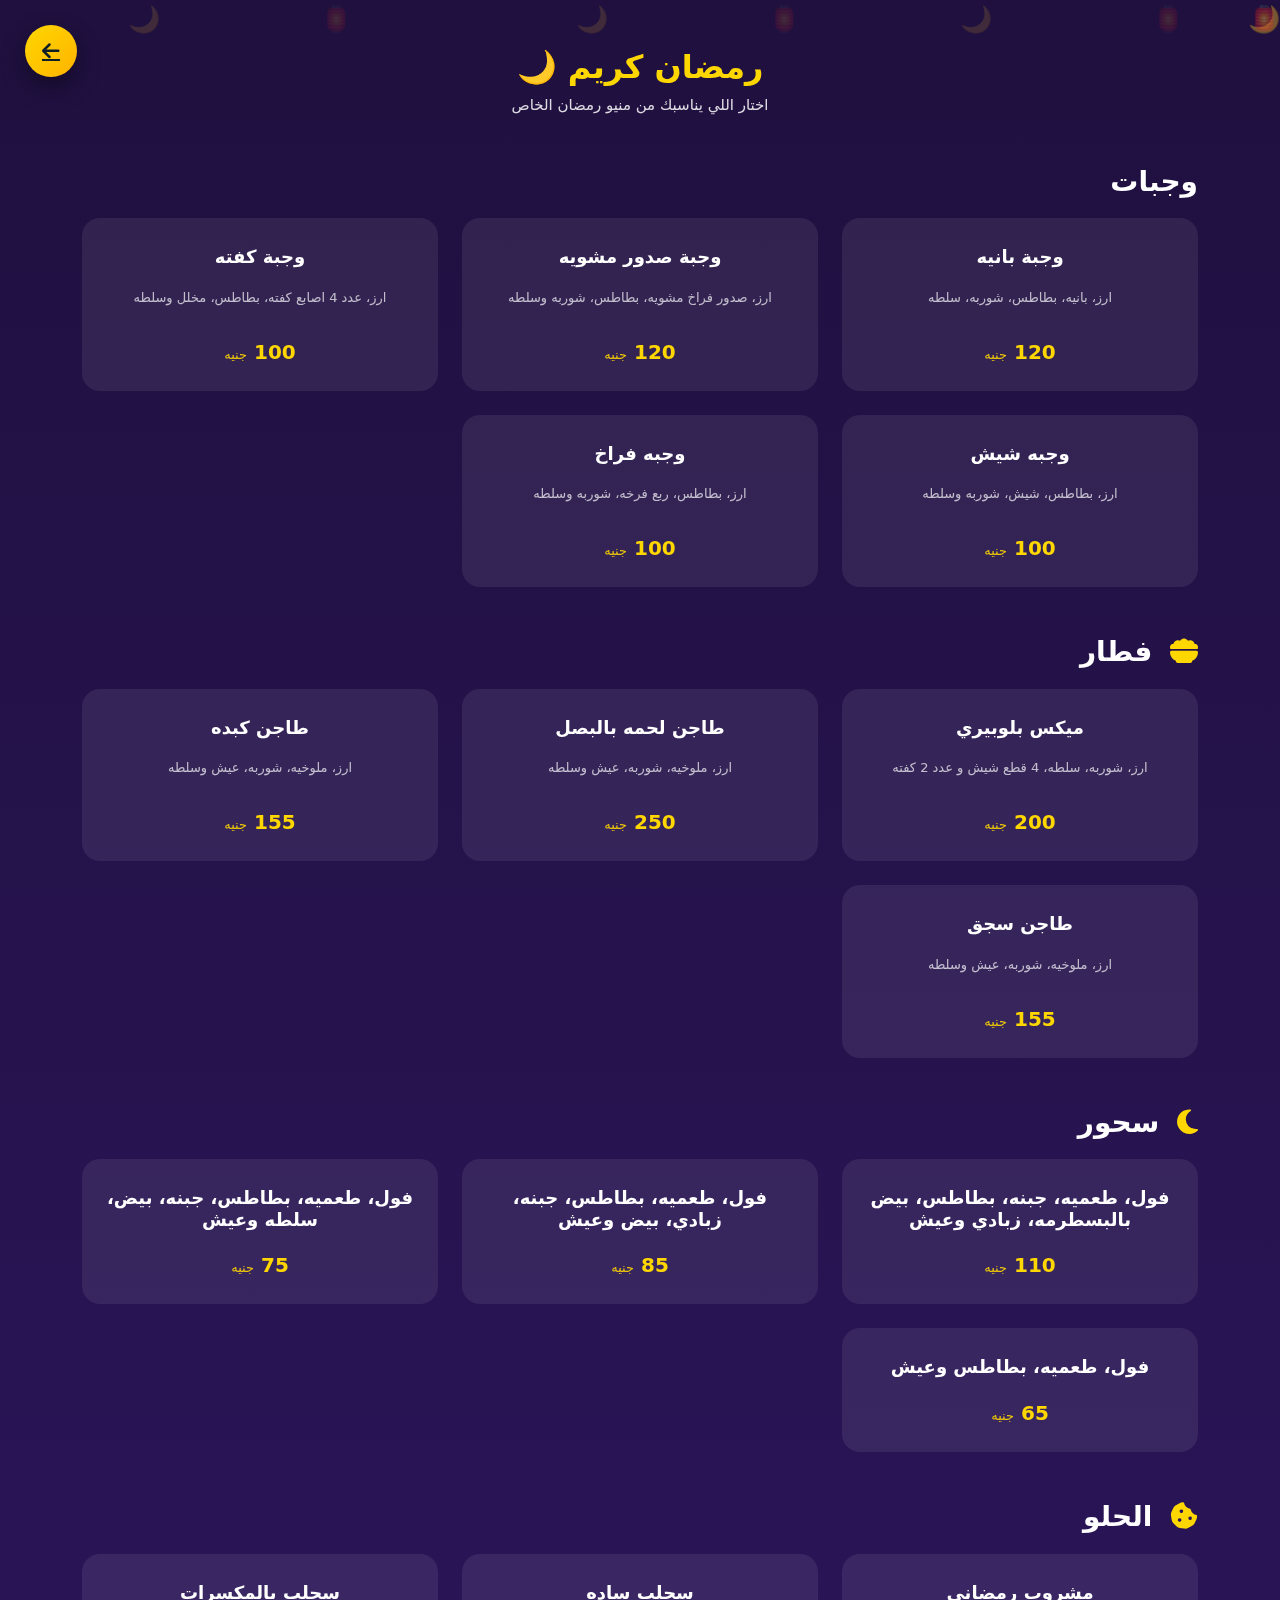
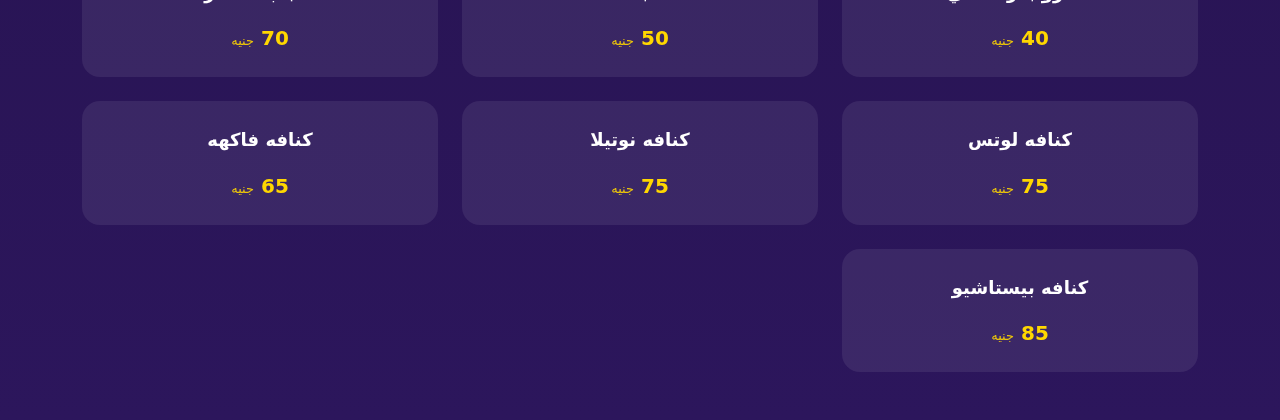
<file: ramadan-menu.html>
<!DOCTYPE html>
<html lang="ar" dir="rtl">

<head>
  <meta charset="UTF-8">
  <meta name="viewport" content="width=device-width, initial-scale=1.0">
  <meta name="google" content="notranslate">
  <link rel="shortcut icon" href="images/487214272_1139355878202047_7481455106585690725_n.jpg" type="image/x-icon">
  <link rel="stylesheet" href="css/bootstrap.min.css">
  <link rel="stylesheet" href="css/ramadanStyle.css">
  <link href="https://fonts.googleapis.com/css2?family=Cairo:wght@400;600;700&display=swap" rel="stylesheet">
  <link rel="stylesheet" href="https://cdnjs.cloudflare.com/ajax/libs/font-awesome/6.4.0/css/all.min.css">
  <title>Blueberry Menu 🫐</title>
</head>

<body class="ramadan-page">

  <div class="page-transition">
    <!-- Splash Screen -->
    <!-- <div id="splash-screen">
    <div class="splash-content">
      <img src="images/487214272_1139355878202047_7481455106585690725_n.jpg" alt="Logo" class="splash-logo">
      <h1 class="splash-title">Blueberry</h1>
      <p class="splash-subtitle m-0">Welcome To Your Second Home</p>
      <p class="splash-subtitle">Fresh Taste, Every Bite</p>
    </div>
  </div> -->

    <!-- Back To Top -->
    <!-- <button id="backToTop" title="رجوع للأعلى">
    <i class="fas fa-arrow-up"></i>
  </button> -->

    <div class="ramadan-bg">
      <span class="shape">🌙</span>
      <span class="shape">🏮</span>
      <span class="shape">🌙</span>
      <span class="shape">🏮</span>
      <span class="shape">🌙</span>
      <span class="shape">🏮</span>
      <span class="shape">🌙</span>
      <span class="shape">🏮</span>
      <span class="shape">🌙</span>
      <span class="shape">🏮</span>
      <span class="shape">🌙</span>
      <span class="shape">🏮</span>
    </div>

    <a href="index.html" class="back-btn">
      <i class="fa-solid fa-arrow-left"></i>
    </a>



    <div class="container py-5">

      <!-- ترحيب -->
      <div class="text-center mb-5">
        <h2 class="ramadan-welcome">رمضان كريم 🌙</h2>
        <p class="ramadan-intro"> اختار اللي يناسبك من منيو رمضان الخاص</p>
      </div>

      <section class="mb-5">
        <h3 class="section-title">
          وجبات
        </h3>

        <div class="row g-4">

          <div class="col-md-4 col-sm-6">
            <div class="menu-card">
              <h5 class="product-name">وجبة بانيه</h5>
              <p class="product-ingredients">ارز، بانيه، بطاطس، شوربه، سلطه</p>
              <div class="product-price">120 <span>جنيه</span></div>
            </div>
          </div>

          <div class="col-md-4 col-sm-6">
            <div class="menu-card">
              <h5 class="product-name">وجبة صدور مشويه</h5>
              <p class="product-ingredients">ارز، صدور فراخ مشويه، بطاطس، شوربه وسلطه</p>
              <div class="product-price">120 <span>جنيه</span></div>
            </div>
          </div>

          <div class="col-md-4 col-sm-6">
            <div class="menu-card">
              <h5 class="product-name">وجبة كفته</h5>
              <p class="product-ingredients">ارز، عدد 4 اصابع كفته، بطاطس، مخلل وسلطه</p>
              <div class="product-price">100 <span>جنيه</span></div>
            </div>
          </div>

          <div class="col-md-4 col-sm-6">
            <div class="menu-card">
              <h5 class="product-name">وجبه شيش</h5>
              <p class="product-ingredients">ارز، بطاطس، شيش، شوربه وسلطه</p>
              <div class="product-price">100 <span>جنيه</span></div>
            </div>
          </div>

          <div class="col-md-4 col-sm-6">
            <div class="menu-card">
              <h5 class="product-name">وجبه فراخ</h5>
              <p class="product-ingredients">ارز، بطاطس، ربع فرخه، شوربه وسلطه</p>
              <div class="product-price">100 <span>جنيه</span></div>
            </div>
          </div>

        </div>
      </section>

      <!-- فطار -->
      <section class="mb-5">
        <h3 class="section-title">
          <i class="fa-solid fa-bowl-food"></i>
          فطار
        </h3>

        <div class="row g-4">

          <div class="col-md-4 col-sm-6">
            <div class="menu-card">
              <h5 class="product-name">ميكس بلوبيري</h5>
              <p class="product-ingredients">ارز، شوربه، سلطه، 4 قطع شيش و عدد 2 كفته</p>
              <div class="product-price">200 <span>جنيه</span></div>
            </div>
          </div>

          <div class="col-md-4 col-sm-6">
            <div class="menu-card">
              <h5 class="product-name">طاجن لحمه بالبصل</h5>
              <p class="product-ingredients">ارز، ملوخيه، شوربه، عيش وسلطه</p>
              <div class="product-price">250 <span>جنيه</span></div>
            </div>
          </div>

          <div class="col-md-4 col-sm-6">
            <div class="menu-card">
              <h5 class="product-name">طاجن كبده</h5>
              <p class="product-ingredients">ارز، ملوخيه، شوربه، عيش وسلطه</p>
              <div class="product-price">155 <span>جنيه</span></div>
            </div>
          </div>

          <div class="col-md-4 col-sm-6">
            <div class="menu-card">
              <h5 class="product-name">طاجن سجق</h5>
              <p class="product-ingredients">ارز، ملوخيه، شوربه، عيش وسلطه</p>
              <div class="product-price">155 <span>جنيه</span></div>
            </div>
          </div>

        </div>
      </section>


      <!-- سحور -->
      <section class="mb-5">
        <h3 class="section-title">
          <i class="fa-solid fa-moon"></i>
          سحور
        </h3>

        <div class="row g-4">

          <div class="col-md-4 col-sm-6">
            <div class="menu-card">
              <h5 class="product-name">فول، طعميه، جبنه، بطاطس، بيض بالبسطرمه، زبادي وعيش</h5>
              <div class="product-price">110 <span>جنيه</span></div>
            </div>
          </div>

          <div class="col-md-4 col-sm-6">
            <div class="menu-card">
              <h5 class="product-name">فول، طعميه، بطاطس، جبنه، زبادي، بيض وعيش</h5>
              <div class="product-price">85 <span>جنيه</span></div>
            </div>
          </div>

          <div class="col-md-4 col-sm-6">
            <div class="menu-card">
              <h5 class="product-name">فول، طعميه، بطاطس، جبنه، بيض، سلطه وعيش</h5>
              <div class="product-price">75 <span>جنيه</span></div>
            </div>
          </div>

          <div class="col-md-4 col-sm-6">
            <div class="menu-card">
              <h5 class="product-name">فول، طعميه، بطاطس وعيش</h5>
              <div class="product-price">65 <span>جنيه</span></div>
            </div>
          </div>

        </div>
      </section>


      <!-- الحلويات -->
      <section>
        <h3 class="section-title">
          <i class="fa-solid fa-cookie-bite"></i>
          الحلو
        </h3>

        <div class="row g-4">

          <div class="col-md-4 col-sm-6">
            <div class="menu-card">
              <h5 class="product-name">مشروب رمضاني</h5>
              <div class="product-price">40 <span>جنيه</span></div>
            </div>
          </div>

          <div class="col-md-4 col-sm-6">
            <div class="menu-card">
              <h5 class="product-name">سحلب ساده</h5>
              <div class="product-price">50 <span>جنيه</span></div>
            </div>
          </div>

          <div class="col-md-4 col-sm-6">
            <div class="menu-card">
              <h5 class="product-name">سحلب بالمكسرات</h5>
              <div class="product-price">70 <span>جنيه</span></div>
            </div>
          </div>

          <div class="col-md-4 col-sm-6">
            <div class="menu-card">
              <h5 class="product-name">كنافه لوتس</h5>
              <div class="product-price">75 <span>جنيه</span></div>
            </div>
          </div>

          <div class="col-md-4 col-sm-6">
            <div class="menu-card">
              <h5 class="product-name">كنافه نوتيلا</h5>
              <div class="product-price">75 <span>جنيه</span></div>
            </div>
          </div>

          <div class="col-md-4 col-sm-6">
            <div class="menu-card">
              <h5 class="product-name">كنافه فاكهه</h5>
              <div class="product-price">65 <span>جنيه</span></div>
            </div>
          </div>

          <div class="col-md-4 col-sm-6">
            <div class="menu-card">
              <h5 class="product-name">كنافه بيستاشيو</h5>
              <div class="product-price">85 <span>جنيه</span></div>
            </div>
          </div>

        </div>
      </section>
    </div>


    <!-- <footer class="text-center py-4 mt-5">
    <div class="container">
      <p class="mb-2">© 2025 Blueberry – الجودة أولاً، والذوق دايمًا</p>
      <div class="mb-2">
        <a href="https://web.facebook.com/blueberry550?locale=ar_AR" target="_blank" class="text-light mx-2 fs-5"><i
            class="fab fa-facebook"></i></a>
        <a href="https://www.instagram.com/blueberry14148/" target="_blank" class="text-light mx-2 fs-5"><i
            class="fab fa-instagram"></i></a>
        <a href="https://wa.me/201006067349" target="_blank" class="text-light mx-2 fs-5"><i
            class="fab fa-whatsapp"></i></a>
      </div>
      <p class="mb-0">
        <i class="fas fa-phone-alt"></i> 01006067349
      </p>
    </div>
  </footer> -->
  </div>



  <script src="js/bootstrap.bundle.min.js"></script>
  <script src="js/ramadan.js"></script>
</body>

</html>
</file>
<file: css/style.css>
body {
  font-family: "Cairo", sans-serif;
  background-color: #f8f9fa;
  scroll-behavior: smooth;
}

.page-transition {
  opacity: 1;
  transition: opacity 0.4s ease;
}

.page-transition.fade-out {
  opacity: 0;
}



/* .santa-hat {
  top: -25%; 
  left: -10%;
  width: 20%;
  transform-origin: bottom center;
  animation: swing 2s ease-in-out infinite alternate;
  pointer-events: none;
}

@keyframes swing {
  0% { transform: rotate(-20deg) translateY(0); }
  50% { transform: rotate(0deg) translateY(-2px); }
  100% { transform: rotate(20deg) translateY(0); }
} */

/* body {
  font-family: 'Segoe UI', Tahoma, sans-serif;
  background: #f5f5f5;
  height: 200vh;
} */

/* Floating Icon */
/* .payment-float {
  position: fixed;
  bottom: 60%;
  left: 20px;
  width: 56px;
  height: 56px;
  background: #111827;
  color: #fff;
  border-radius: 50%;
  display: flex;
  align-items: center;
  justify-content: center;
  font-size: 22px;
  cursor: pointer;
  box-shadow: 0 10px 25px rgba(0, 0, 0, 0.25);
  transition: 0.3s;
  z-index: 999;
}
.payment-float:hover {
  transform: scale(1.1);
}

.payment-overlay {
  position: fixed;
  inset: 0;
  background: rgba(0, 0, 0, 0.5);
  opacity: 0;
  visibility: hidden;
  transition: 0.3s;
  z-index: 1000;
}
.payment-overlay.active {
  opacity: 1;
  visibility: visible;
}

.payment-popup {
  background: #f9fafb;
  color: #1f2937;
  position: fixed;
  top: 50%;
  left: 50%;
  transform: translate(-50%, -50%) scale(0.9);
  background: #fff;
  width: 90%;
  max-width: 360px;
  padding: 25px;
  border-radius: 18px;
  box-shadow: 0 25px 50px rgba(0, 0, 0, 0.3);
  opacity: 0;
  visibility: hidden;
  transition: 0.3s;
  z-index: 1001;
}
.payment-popup.active {
  opacity: 1;
  visibility: visible;
  transform: translate(-50%, -50%) scale(1);
}
.payment-title {
  text-align: center;
  margin-bottom: 20px;
  font-weight: 600;
}

.payment-close {
  position: absolute;
  top: 14px;
  left: 14px;
  background: none;
  border: none;
  font-size: 20px;
  cursor: pointer;
}

.payment-method {
  display: flex;
  align-items: center;
  gap: 12px;
  padding: 14px;
  border-radius: 14px;
  margin-bottom: 14px;
  font-size: 15px;
  cursor: pointer;
  transition: 0.3s;
  background: #ffffff;
  box-shadow: 0 8px 20px rgba(0, 0, 0, 0.08);
  font-weight: 500;
}
.payment-method i {
  font-size: 20px;
}

.payment-method.vodafone {
  border: 2px solid #e60000;
  color: #e60000;
}
.payment-method.vodafone:hover {
  background: #e60000;
  color: #fff;
  box-shadow: 0 10px 25px rgba(230, 0, 0, 0.4);
}

.payment-method.instapay {
  border: 2px solid #5b2d8b;
  color: #5b2d8b;
}
.payment-method.instapay:hover {
  background: linear-gradient(135deg, #5b2d8b, #8e44ad);
  color: #fff;
  box-shadow: 0 10px 25px rgba(142, 68, 173, 0.4);
}

.payment-result {
  margin-top: 20px;
  padding: 15px;
  border-radius: 14px;
  background: linear-gradient(135deg, #111827, #1f2937);
  color: #fff;
  display: none;
  animation: fadeUp 0.4s ease;
}

.payment-result p {
  margin: 0 0 8px;
  font-size: 13px;
  opacity: 0.8;
}

.number-row {
  display: flex;
  align-items: center;
  justify-content: space-between;
}

.number-row span {
  font-size: 18px;
  font-weight: 600;
  letter-spacing: 1px;
}

.number-row button {
  background: rgba(255, 255, 255, 0.15);
  border: none;
  color: #fff;
  padding: 8px 10px;
  border-radius: 10px;
  cursor: pointer;
  transition: 0.3s;
}
.number-row button:hover {
  background: rgba(255, 255, 255, 0.3);
}

.payment-result small {
  display: none;
  margin-top: 8px;
  font-size: 12px;
  color: #22c55e;
} */

/* Ramadan Menu */
.ramadan-btn {
  position: relative;
  display: block;
  width: 95%;
  margin: 20px auto;
  padding: 40px 15px;
  border-radius: 22px;
  background: linear-gradient(135deg, #2b1055, #4b2c83);
  overflow: hidden;
  direction: rtl;
  color: #fff;
  text-align: center;
  cursor: pointer;
  box-shadow: 0 0 20px rgba(255, 215, 0, 0.35);
  transition: transform 0.35s ease, box-shadow 0.35s ease;
}

/* Hover effect */
.ramadan-btn:hover {
  transform: scale(1.04);
  box-shadow: 0 0 32px rgba(255, 215, 0, 0.7);
}

/* النص */
.ramadan-content {
  position: relative;
  z-index: 2;
  direction: rtl;
  display: flex;
  flex-direction: column;
  justify-content: center;
  align-items: center;
  text-align: center;
}

/* النص الهادئ */
.ramadan-subtitle {
  font-family: 'Cairo', sans-serif;
  font-weight: 500;
  font-size: 14px;
  color: rgba(255, 255, 255, 0.85);
  letter-spacing: 0.3px;
}

/* العنوان الرئيسي */
.ramadan-title {
  font-family: 'Cairo', sans-serif;
  font-weight: 700;
  font-size: 26px;
  color: #ffffff;
  margin: 0;
  transition: color 0.3s ease, transform 0.3s ease;
}

/* الأيقونات */
.ramadan-title i,
.ramadan-subtitle i {
  color: #ffd700;
  font-size: 0.9em;
}

/* Hover */
.ramadan-btn:hover .ramadan-title {
  color: #ffd700;
  transform: scale(1.05);
}

.ramadan-content p {
  font-family: 'Cairo', sans-serif;
  font-weight: 500;
  font-size: 15px;
  opacity: 0.85;
  margin-top: 6px;
}

/* الخلفية */
.ramadan-bg {
  position: absolute;
  inset: 0;
  z-index: 1;
  pointer-events: none;
}

.ramadan-bg span {
  position: absolute;
  bottom: -60px;
  opacity: 0.22;
  animation-name: floatUp;
  animation-timing-function: linear;
  animation-iteration-count: infinite;
}

/* تهدئة الخلفية عند hover */
.ramadan-btn:hover .ramadan-bg span {
  opacity: 0.12;
  animation-duration: 8s !important;
}

/* حركة العناصر */
@keyframes floatUp {
  from {
    transform: translate(0, 0) rotate(0deg);
  }
  to {
    transform: translate(var(--moveX), -140vh) rotate(360deg);
  }
}

/* Responsive */
@media screen and (max-width: 768px) {
  .ramadan-content h3 {
    font-size: 22px;
  }
  .ramadan-content p {
    font-size: 13px;
  }
  .ramadan-btn {
    margin-top: 20%;
    padding: 20px 10px;
  }
}
/* Ramadan Menu */

/* Floating Button */
.payment-float {
  position: fixed;
  top: 50%;
  left: 20px;
  width: 58px;
  height: 58px;
  border-radius: 50%;
  background: linear-gradient(135deg, #facc15, #f59e0b);
  /* background: linear-gradient(135deg, #22c55e, #16a34a); */
  color: #fff;
  display: flex;
  align-items: center;
  justify-content: center;
  font-size: 22px;
  cursor: pointer;
  box-shadow: 0 10px 25px rgba(0, 0, 0, 0.2);
  z-index: 1000;
}

/* Overlay */
.payment-overlay {
  position: fixed;
  inset: 0;
  background: rgba(0, 0, 0, 0.45);
  opacity: 0;
  visibility: hidden;
  transition: 0.3s;
  z-index: 1001;
}

.payment-overlay.active {
  opacity: 1;
  visibility: visible;
}

/* Popup */
.payment-popup {
  position: fixed;
  top: 50%;
  left: 50%;
  transform: translate(-50%, -50%) scale(0.9);
  background: #f9fafb;
  width: 90%;
  max-width: 360px;
  border-radius: 18px;
  padding: 22px;
  opacity: 0;
  visibility: hidden;
  transition: 0.3s ease;
  z-index: 1002;
}

.payment-popup.active {
  opacity: 1;
  visibility: visible;
  transform: translate(-50%, -50%) scale(1);
}

.popup-title {
  text-align: center;
  margin-bottom: 20px;
}

/* Close */
.close-btn {
  position: absolute;
  top: 12px;
  left: 12px;
  background: none;
  border: none;
  font-size: 20px;
  cursor: pointer;
}

/* Methods */
.methods {
  display: flex;
  flex-direction: column;
  gap: 14px;
}

.method {
  display: flex;
  align-items: center;
  gap: 12px;
  padding: 14px;
  border-radius: 14px;
  cursor: pointer;
  transition: 0.3s;
  background: #fff;
}

.method i {
  font-size: 20px;
}

/* Vodafone */
.method.vodafone {
  border: 2px solid #e60000;
  color: #e60000;
}

.method.vodafone:hover {
  background: #e60000;
  color: #fff;
  box-shadow: 0 10px 25px rgba(230, 0, 0, 0.35);
}

/* InstaPay */
.method.instapay {
  border: 2px solid #5b2d8b;
  color: #5b2d8b;
}

.method.instapay:hover {
  background: linear-gradient(135deg, #5b2d8b, #8e44ad);
  color: #fff;
  box-shadow: 0 10px 25px rgba(142, 68, 173, 0.35);
}

/* Details */
.payment-details {
  margin-top: 18px;
  background: #fff;
  border-radius: 14px;
  padding: 14px;
  display: none;
  animation: fadeUp 0.3s ease;
}

.payment-details p {
  margin: 8px 0;
  cursor: pointer;
}

/* Toast */
.toast {
  position: absolute;
  bottom: -45px;
  left: 50%;
  transform: translateX(-50%);
  background: #16a34a;
  color: #fff;
  padding: 8px 16px;
  border-radius: 20px;
  font-size: 14px;
  opacity: 0;
  transition: 0.3s;
}

.toast.show {
  opacity: 1;
}

@keyframes fadeUp {
  from {
    opacity: 0;
    transform: translateY(6px);
  }
  to {
    opacity: 1;
    transform: translateY(0);
  }
}

.copy-row {
  display: flex;
  align-items: center;
  justify-content: space-between;
  padding: 10px 12px;
  margin-top: 8px;
  border-radius: 10px;
  cursor: pointer;
  transition: 0.25s ease;
}

.copy-row:hover {
  background: #f3f4f6;
}

.copy-row i {
  font-size: 16px;
  opacity: 0.5;
  transition: 0.25s ease;
}

.copy-row:hover i {
  opacity: 1;
}

/* Bootstrap Media Queries مضمنة تلقائياً مع img-fluid */

.navbar-nav .nav-link:hover {
  background-color: rgba(255, 193, 7, 0.2);
  border-radius: 8px;
  color: #ffc107;
}

.navbar-nav .nav-link.active {
  background-color: #ffc107;
  color: #0d1b2a !important;
  border-radius: 8px;
  font-weight: bold;
}

.dropdown-menu {
  max-height: 70vh;
  overflow-y: auto;
}

.product-card {
  padding: 10px;
}

.product-card img {
  height: 250px;
  object-fit: cover;
  border-top-left-radius: 0.5rem;
  border-top-right-radius: 0.5rem;
  background-color: #fff;
}

@media (min-width: 992px) {
  .navbar .dropdown-menu {
    background-color: #3b5998;
    border: none;
    border-radius: 0 0 10px 10px;
    padding: 0;
  }

  .navbar .dropdown-item {
    color: #fff;
    padding: 10px 20px;
    transition: background 0.3s ease;
  }

  .navbar .dropdown-item:hover {
    background-color: #4f6bbf;
    color: #fff;
  }
}

.bg-blueberry {
  background-color: #2b3a67 !important;
}
.product-card {
  border: none;
  background-color: #3d5a80;
  color: white;
  transition: transform 0.3s ease, box-shadow 0.3s ease;
}
.product-card:hover {
  transform: scale(1.05);
  box-shadow: 0px 4px 15px rgba(0, 0, 0, 0.3);
  transition: all 0.3s ease;
}

.product-card:hover img {
  object-fit: contain;
}

.btn-warning {
  background-color: #ffb703;
  border: none;
}
.btn-warning:hover {
  background-color: #ffcb69;
}
footer {
  background-color: #2b3a67;
  color: white;
  padding: 20px 0;
  margin-top: 50px;
}
footer a {
  color: #a0c4ff;
  font-size: 1.5rem;
  transition: color 0.3s;
}
footer a:hover {
  color: #ffb703;
}
section {
  scroll-margin-top: 90px;
}

.section-title {
  position: sticky;
  top: 70px;
  display: inline-block;
  background: rgb(27, 38, 59);
  color: #ffc107;
  padding: 6px 14px;
  font-weight: bold;
  border-radius: 12px;
  box-shadow: 0 2px 6px rgba(0, 0, 0, 0.2);
  z-index: 10;
}

/* Splash Screen Styles */
#splash-screen {
  position: fixed;
  top: 0;
  left: 0;
  width: 100%;
  height: 100%;
  background: linear-gradient(135deg, #3a1c71, #d76d77, #ffaf7b);
  display: flex;
  align-items: center;
  justify-content: center;
  z-index: 9999;
  overflow: hidden;
}

#fireworks {
  position: absolute;
  top: 0;
  left: 0;
  width: 100%;
  height: 100%;
  pointer-events: none;
}

.splash-content {
  text-align: center;
  color: white;
  animation: zoomIn 0.8s ease;
  position: relative;
  z-index: 2;
}

.splash-logo {
  width: 120px;
  height: 120px;
  border-radius: 50%;
  box-shadow: 0 0 15px rgba(255, 255, 255, 0.5);
  margin-bottom: 15px;
  animation: bounce 1s infinite alternate;
}

.splash-title {
  font-size: 2.5rem;
  font-weight: bold;
  margin: 0;
  color: #ffeb3b;
  text-shadow: 0 0 10px #fff, 0 0 20px #ffeb3b;
}

.splash-subtitle {
  font-size: 1.2rem;
  opacity: 0.9;
}

.celebration {
  font-size: 1.5rem;
  margin-top: 10px;
  color: #00ffea;
  text-shadow: 0 0 5px #fff, 0 0 10px #00ffea;
}

/* Animations */
@keyframes zoomIn {
  from {
    transform: scale(0.8);
    opacity: 0;
  }
  to {
    transform: scale(1);
    opacity: 1;
  }
}

@keyframes fadeOut {
  to {
    opacity: 0;
    visibility: hidden;
  }
}

@keyframes bounce {
  from {
    transform: translateY(0);
  }
  to {
    transform: translateY(-10px);
  }
}

/* #splash-screen {
  position: fixed;
  top: 0;
  left: 0;
  width: 100%;
  height: 100%;
  background: linear-gradient(135deg, #3a1c71, #d76d77, #ffaf7b);
  display: flex;
  align-items: center;
  justify-content: center;
  z-index: 9999;
  animation: fadeOut 1s ease forwards;
  animation-delay: 2s;
}

.splash-content {
  text-align: center;
  color: white;
  animation: zoomIn 0.8s ease;
}

.splash-logo {
  width: 120px;
  height: 120px;
  border-radius: 50%;
  box-shadow: 0 0 15px rgba(255, 255, 255, 0.5);
  margin-bottom: 15px;
}

.splash-title {
  font-size: 2rem;
  font-weight: bold;
  margin: 0;
}

.splash-subtitle {
  font-size: 1rem;
  opacity: 0.8;
}

@keyframes fadeOut {
  to {
    opacity: 0;
    visibility: hidden;
  }
}

@keyframes zoomIn {
  from {
    transform: scale(0.8);
    opacity: 0;
  }
  to {
    transform: scale(1);
    opacity: 1;
  }
} */

/* Slider Container */
.slider-container {
  width: 90%;
  max-width: 900px;
  margin: 50px auto;
  text-align: center;
  font-family: Arial, sans-serif;
}

.slider-title {
  font-size: 2rem;
  color: #ff6f61;
  margin-bottom: 5px;
}

.slider-subtitle {
  font-size: 1.2rem;
  margin-bottom: 20px;
  color: #555;
}

.slider-subtitle .contact-us {
  color: #1e90ff;
  font-weight: bold;
  cursor: pointer;
  text-decoration: underline;
}

.slider {
  position: relative;
  overflow: hidden;
  border-radius: 15px;
  box-shadow: 0 5px 15px rgba(0, 0, 0, 0.2);
}

.slides {
  display: flex;
  transition: transform 0.5s ease-in-out;
}

.slides img {
  width: 100%;
  flex-shrink: 0;
  cursor: pointer;
}

.carousel-inner img {
  width: 100%;
  height: 300px; /* ممكن تغير الارتفاع حسب ما تحب */
  object-fit: cover; /* مهم جدًا: يخلي الصورة تغطي المساحة بالكامل بدون تشويه */
  border-radius: 15px; /* حواف مدورة */
}

.contact-us:hover {
  text-decoration: underline;
  color: #ff4500;
}

/* Navigation Buttons */
.prev,
.next {
  position: absolute;
  top: 50%;
  transform: translateY(-50%);
  background: rgba(255, 255, 255, 0.7);
  border: none;
  font-size: 2rem;
  padding: 5px 10px;
  cursor: pointer;
  border-radius: 50%;
  user-select: none;
}

.prev:hover,
.next:hover {
  background: rgba(255, 255, 255, 0.9);
}

.prev {
  left: 10px;
}
.next {
  right: 10px;
}

/* Back To Top */
#backToTop {
  position: fixed;
  bottom: 40px;
  right: 40px;
  display: none;
  z-index: 99;
  font-size: 18px;
  border: none;
  outline: none;
  background-color: #007bff;
  color: white;
  cursor: pointer;
  height: 45px;
  width: 45px;
  border-radius: 50%;
  box-shadow: 0 4px 6px rgba(0, 0, 0, 0.3);
  transition: background-color 0.3s, transform 0.3s;
}

#backToTop:hover {
  background-color: #0056b3;
  transform: scale(1.1);
}

/* Cart Icon */
.cart-icon {
  cursor: pointer;
  color: #fff;
}
.cart-icon:hover {
  color: #ffc107;
}
.cart-badge {
  position: absolute;
  top: -8px;
  right: -10px;
  background: #dc3545;
  color: #fff;
  font-size: 0.7rem;
  font-weight: bold;
  border-radius: 50%;
  padding: 2px 6px;
  line-height: 1;
}

/* Add Buttun */
.btn-add-to-cart {
  background-color: #ffc107;
  color: #212529;
  border: none;
  padding: 8px 14px;
  font-size: 14px;
  font-weight: 600;
  border-radius: 8px;
  cursor: pointer;
  transition: all 0.3s ease;
  display: inline-flex;
  align-items: center;
  justify-content: center;
  gap: 6px;
  margin-top: 12px;
}

.btn-add-to-cart i {
  font-size: 14px;
}

.btn-add-to-cart:hover {
  background-color: #e0a800;
}

.btn-danger {
  background-color: #dc3545 !important;
  color: #fff !important;
}

/* الخلفية الشفافة */
.cart-popup {
  display: none;
  position: fixed;
  top: 0;
  left: 0;
  width: 100%;
  height: 100%;
  background: rgba(0, 0, 0, 0.6);
  justify-content: center;
  align-items: center;
  z-index: 9999;
}

/* الصندوق الداخلي */
.cart-popup-content {
  background: #f9f9f9;
  width: 400px;
  max-height: 80vh;
  overflow-y: auto;
  border-radius: 15px;
  padding: 20px;
  box-shadow: 0 5px 20px rgba(0, 0, 0, 0.2);
  position: relative;
  animation: fadeIn 0.3s ease-in-out;
}

/* زر الإغلاق */
.close-popup {
  position: absolute;
  top: 15px;
  right: 20px;
  font-size: 24px;
  cursor: pointer;
  color: #444;
}

.popup-title {
  font-weight: bold;
  color: #333;
  border-bottom: 2px solid #ddd;
  padding-bottom: 8px;
}

/* كل منتج */
.cart-item {
  padding: 15px 10px;
  margin-bottom: 15px;
  border-radius: 10px;
  background: #fff;
  box-shadow: 0 2px 6px rgba(0, 0, 0, 0.05);
}

/* اسم المنتج */
.cart-item h6 {
  margin-bottom: 10px;
  font-weight: bold;
  color: #222;
}

/* السطر اللي فيه السعر + الكمية + الإجمالي */
.cart-item-details {
  display: flex;
  justify-content: space-between;
  align-items: center;
}

/* الكمية */
.qty-control button {
  width: 30px;
  height: 30px;
  font-size: 16px;
  border-radius: 50%;
}

.qty-control span {
  display: inline-block;
  width: 25px;
  text-align: center;
  font-weight: bold;
  margin: 0 5px;
}

/* الإجمالي */
.cart-item-details span {
  font-size: 14px;
}

/* Animation */
@keyframes fadeIn {
  from {
    opacity: 0;
    transform: scale(0.95);
  }
  to {
    opacity: 1;
    transform: scale(1);
  }
}

.order-hint {
  display: flex;
  align-items: center;
  gap: 10px;
  background: linear-gradient(135deg, #ffc107, #ff9800);
  color: #212529;
  padding: 12px 16px;
  border-radius: 12px;
  font-weight: 600;
  font-size: 15px;
  box-shadow: 0 4px 8px rgba(0, 0, 0, 0.1);
  margin: 15px 0;
  animation: pulse 2s infinite;
}

.order-hint i {
  font-size: 20px;
  color: #d32f2f;
}

.order-hint p {
  margin: 0;
  flex: 1;
}

@keyframes pulse {
  0% {
    transform: scale(1);
  }
  50% {
    transform: scale(1.03);
  }
  100% {
    transform: scale(1);
  }
}
</file>
<file: css/ramadanStyle.css>
body {
  background: linear-gradient(180deg, #0b1d26, #102a3a);
  position: relative;
  overflow-x: hidden;
}

/* الخلفية الرمضانية */
.ramadan-bg {
  position: fixed;
  inset: 0;
  z-index: -1;
  overflow: hidden;
}

.shape {
  position: absolute;
  font-size: 26px;
  opacity: 0.15;
  animation: float 18s linear infinite;
}

/* توزيع عشوائي */
.shape:nth-child(1) { left: 10%; animation-duration: 22s; }
.shape:nth-child(2) { left: 25%; animation-duration: 18s; }
.shape:nth-child(3) { left: 45%; animation-duration: 26s; }
.shape:nth-child(4) { left: 60%; animation-duration: 20s; }
.shape:nth-child(5) { left: 75%; animation-duration: 24s; }
.shape:nth-child(6) { left: 90%; animation-duration: 19s; }

@keyframes float {
  from {
    top: 110%;
    transform: translateY(0) rotate(0deg);
  }
  to {
    top: -10%;
    transform: translateY(-120vh) rotate(360deg);
  }
}


.ramadan-page {
  background: linear-gradient(180deg, #1f103f, #2c165c);
  color: #fff;
  min-height: 100vh;
}

/* الترحيب */
.ramadan-welcome {
  font-weight: 700;
  color: #ffd700;
}

.ramadan-intro {
  opacity: 0.85;
  font-size: 15px;
}

/* عنوان كل Section */
.section-title {
  font-weight: 700;
  margin-bottom: 20px;
  color: #fff;
}

.section-title i {
  color: #ffd700;
  margin-left: 8px;
}

/* الكارد */
.menu-card {
  background: rgba(255, 255, 255, 0.08);
  border-radius: 18px;
  padding: 28px 22px 24px;
  text-align: center;
  display: flex;
  flex-direction: column;
  gap: 12px;
  transition: transform 0.3s ease, box-shadow 0.3s ease;
}

.menu-card:hover {
  transform: translateY(-6px);
  box-shadow: 0 12px 30px rgba(0,0,0,0.4);
}


/* اسم المنتج */
.product-name {
  font-size: 18px;
  font-weight: 700;
  color: #ffffff;
  margin-bottom: 8px;
}

/* المكونات */
.product-ingredients {
  font-size: 13px;
  color: rgba(255,255,255,0.7);
  line-height: 1.6;
}

/* السعر */
.product-price {
  margin-top: auto;
  font-size: 20px;
  font-weight: 700;
  color: #ffd700;
}

.product-price span {
  font-size: 13px;
  font-weight: 500;
  opacity: 0.9;
}


.back-btn {
  position: fixed;
  top: 25px;
  left: 25px;
  width: 52px;
  height: 52px;
  background: linear-gradient(135deg, #ffd700, #ffb300);
  color: #0b1d26;
  border-radius: 50%;
  display: flex;
  align-items: center;
  justify-content: center;
  font-size: 20px;
  box-shadow: 0 10px 25px rgba(0,0,0,0.4);
  z-index: 100;
  transition: transform 0.3s ease, box-shadow 0.3s ease;
}

.back-btn:hover {
  transform: translateY(-4px);
  box-shadow: 0 14px 35px rgba(0,0,0,0.5);
}


.page-transition {
  opacity: 1;
  transition: opacity 0.4s ease;
}

.page-transition.fade-out {
  opacity: 0;
}
</file>
